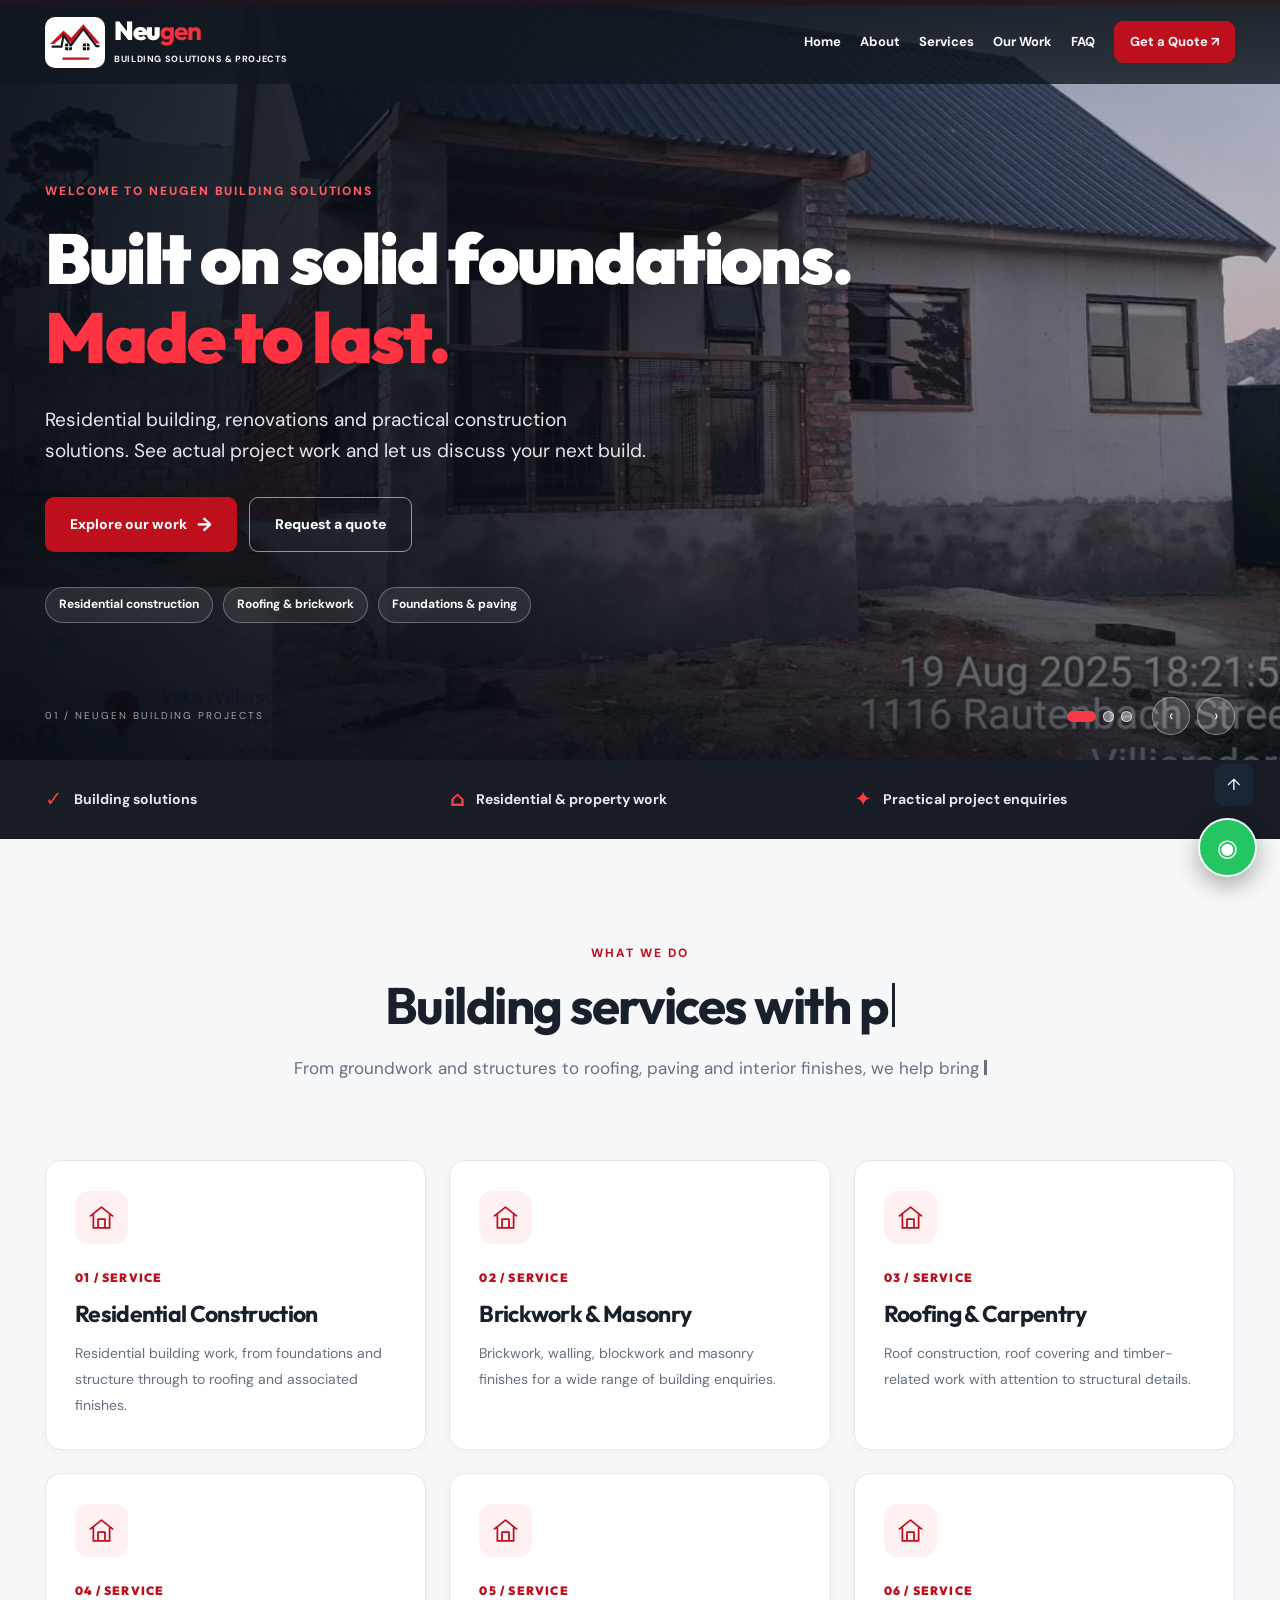
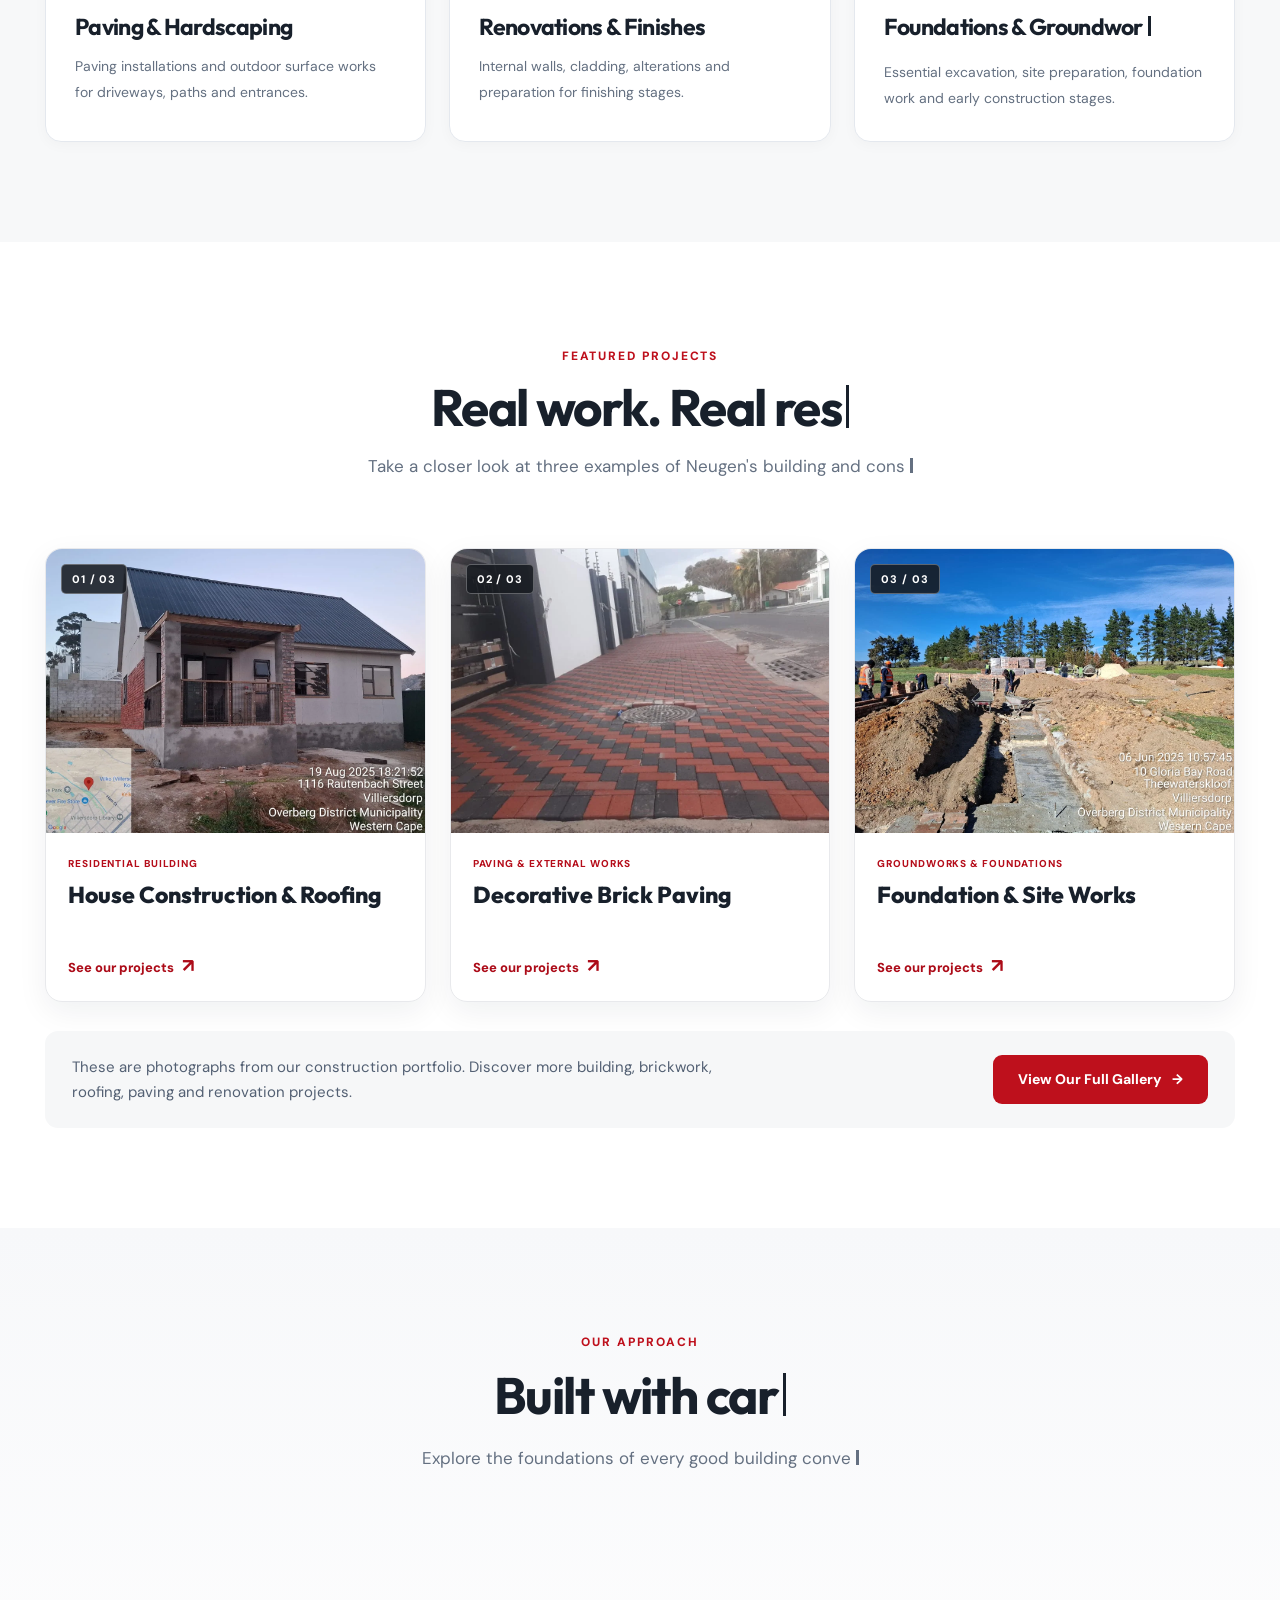
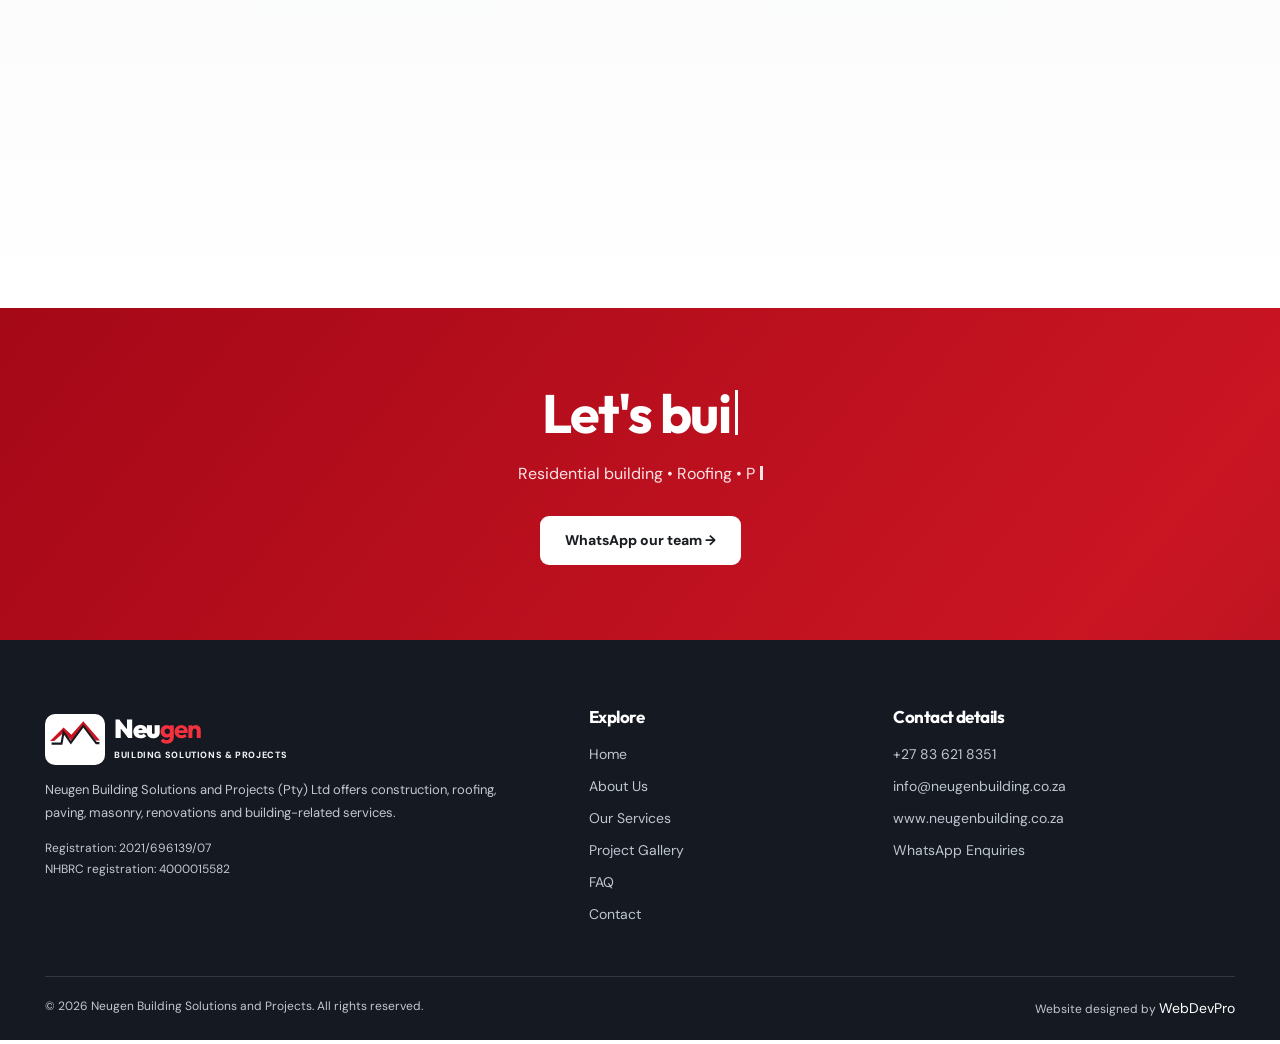
<file: index.html>
<!doctype html>
<html lang="en-ZA"><head><meta charset="utf-8"><meta name="viewport" content="width=device-width, initial-scale=1,viewport-fit=cover"><title>Home | Neugen Building Solutions and Projects</title>
<meta name="description" content="Neugen Building Solutions and Projects offers residential building, roofing, brickwork, foundations, paving and renovation services. View our work and request a quote.">
<meta name="theme-color" content="#bd111d"><meta name="robots" content="index,follow"><meta property="og:title" content="Neugen Building Solutions and Projects">
<meta property="og:description" content="Building with purpose. Creating with pride."><meta property="og:type" content="website">
<link rel="preload" as="image" href="/assets/project-05.webp" fetchpriority="high"><link rel="manifest" href="/manifest.webmanifest"><link rel="icon" type="image/svg+xml" href="/favicon.svg">
<link rel="preconnect" href="https://fonts.googleapis.com"><link rel="preconnect" href="https://fonts.gstatic.com" crossorigin>
<link href="https://fonts.googleapis.com/css2?family=DM+Sans:wght@400;500;600;700;800&family=Outfit:wght@400;500;600;700;800;900&display=swap" rel="stylesheet">
<style>
:root{--red:#be101c;--red-d:#8e1019;--dark:#151820;--muted:#647081;--pale:#f7f8f9}*{box-sizing:border-box}html{scroll-behavior:smooth;scroll-padding-top:88px}body{margin:0;background:#fff;color:#18202b;font:16px/1.65 'DM Sans',system-ui,sans-serif}h1,h2,h3{font-family:Outfit,system-ui,sans-serif;line-height:1.13;letter-spacing:-.03em}a{text-decoration:none;color:inherit}button,input,textarea,select{font:inherit}button{cursor:pointer}img{display:block;max-width:100%}.container{width:min(1190px,calc(100% - 40px));margin:auto}.eyebrow{color:var(--red);font-weight:800;letter-spacing:.16em;font-size:12px;text-transform:uppercase}.btn{display:inline-flex;align-items:center;justify-content:center;gap:10px;min-height:49px;padding:12px 25px;border:0;border-radius:9px;background:var(--red);color:white;font-size:14px;font-weight:800;transition:transform .2s,background .2s,box-shadow .2s}.btn:hover{background:var(--red-d);transform:translateY(-2px);box-shadow:0 10px 25px #be101c3b}.btn.white{background:white;color:#191d22}.btn.outline{background:transparent;border:1px solid #fff8;color:#fff}.btn.dark{background:#222936}.bar{height:5px;background:linear-gradient(90deg,#89000d,var(--red) 68%,#fa7136)}header{position:fixed;z-index:60;top:0;left:0;right:0;transition:.3s;background:linear-gradient(180deg,#11171ee8,#11171ecb)}header.scrolled{background:#151a23f7;box-shadow:0 8px 30px #0003}.head{height:84px;display:flex;align-items:center;justify-content:space-between;gap:24px}.brand{display:flex;align-items:center;gap:9px;min-width:0;color:white}.brand svg{flex:none;width:60px;height:51px;background:#fff;border-radius:10px;padding:4px}.brandName{font-family:Outfit,sans-serif;font-size:26px;font-weight:900;line-height:1;letter-spacing:-.05em}.brandName b{color:#f4313e}.brandSub{display:block;font-size:9px;text-transform:uppercase;letter-spacing:.07em;font-weight:800;line-height:1.3;margin-top:5px;color:#f3f4f7}.nav{display:flex;align-items:center;gap:19px}.nav a{color:#f8f9fb;font-size:13px;font-weight:700}.nav a:hover,.nav a.active{color:#ff6c72}.nav .btn{min-height:42px;padding:10px 16px}.menuButton{display:none;background:#ffffff12;color:#fff;border:1px solid #ffffff55;padding:8px 13px;border-radius:8px}.hero{min-height:755px;display:flex;align-items:center;position:relative;isolation:isolate;background:#252b30;color:#fff;padding:155px 0 120px;overflow:hidden}.heroPhoto{position:absolute;z-index:-2;inset:0;background-image:url('/assets/hero.jpg');background-repeat:no-repeat;background-size:cover;background-position:center 46%;transform:scale(1.02)}.hero:after{position:absolute;content:'';z-index:-1;inset:0;background:linear-gradient(90deg,#070c15f5 3%,#0c121de6 42%,#10172178 77%,#1119224b),linear-gradient(0deg,#0d111fc4,transparent 40%)}.hero .container{position:relative}.hero h1{font-size:clamp(45px,5.5vw,83px);font-weight:900;max-width:900px;margin:15px 0 26px}.hero h1 em{font-style:normal;color:#ff3342;display:block}.hero p{max-width:610px;font-size:19px;color:#e7e8eb;margin-bottom:30px}.heroChips{display:flex;gap:10px;flex-wrap:wrap;margin-top:35px}.heroChips span{border:1px solid #ffffff4a;background:#ffffff16;backdrop-filter:blur(10px);padding:7px 13px;border-radius:100px;font-size:12px;font-weight:700}.heroArrow{font-size:19px}.heroBottom{position:absolute;bottom:25px;left:0;right:0}.heroBottom .container{display:flex;justify-content:space-between;align-items:center;gap:20px}.heroBottom small{letter-spacing:.2em;text-transform:uppercase;color:#fff9;font-size:10px}.heroControls{display:flex;gap:7px}.heroControls button{border:1px solid #ffffff66;color:#fff;background:#ffffff25;border-radius:100%;height:38px;width:38px}.trust{background:#171c25;color:#e5e8ed}.trustGrid{display:grid;grid-template-columns:repeat(3,1fr);gap:24px;padding:22px 0}.trustGrid>div{display:flex;gap:11px;align-items:center;font-weight:700;font-size:14px}.trustGrid strong{color:#fa3a47;font-size:21px}.section{padding:100px 0}.section.alternate{background:var(--pale)}.section h2{font-size:clamp(34px,4vw,53px);margin:12px 0 18px}.lead{color:var(--muted);max-width:700px;font-size:17px;line-height:1.85}.sectHead{max-width:750px;margin:auto auto 44px;text-align:center}.sectHead .lead{margin:auto}.serviceGrid{display:grid;grid-template-columns:repeat(3,1fr);gap:23px}.service{background:#fff;border:1px solid #e4e8ee;border-radius:16px;padding:30px 29px;transition:.25s;box-shadow:0 3px 14px #141b2b08}.service:hover{transform:translateY(-5px);box-shadow:0 20px 35px #141b2b12;border-color:#d4a0a4}.number{display:inline-block;font:900 12px Outfit,sans-serif;letter-spacing:.1em;color:var(--red);margin-bottom:12px}.service h3{font-size:23px;margin:4px 0 12px}.service p{color:var(--muted);font-size:14px;line-height:1.85;margin-bottom:0}.servIcon{height:53px;width:53px;background:#fff0f1;border-radius:14px;color:var(--red);display:grid;place-items:center;margin-bottom:20px}.servIcon svg{width:29px;height:29px}.aboutGrid{display:grid;grid-template-columns:1fr 1fr;gap:70px;align-items:center}.aboutVisual{min-height:470px;background:#1b222d;position:relative;border-radius:22px;overflow:hidden;display:flex;align-items:end;padding:32px;color:white}.aboutVisual:before{content:'';position:absolute;inset:0;background:linear-gradient(0deg,#070c14f5,transparent 85%),url('/assets/hero.jpg') center/cover no-repeat}.aboutVisual>div{position:relative}.aboutVisual h3{font-size:37px;max-width:340px;margin:0}.aboutCopy ul{padding:0;list-style:none}.aboutCopy li{margin:13px 0;font-size:14px;font-weight:750}.aboutCopy li:before{content:'✓';display:inline-grid;place-items:center;margin-right:12px;height:23px;width:23px;border-radius:50%;background:#fde7e8;color:var(--red)}.galleryGrid{display:grid;grid-template-columns:repeat(3,1fr);gap:20px}.galleryItem{background:#e9ebed;border-radius:16px;overflow:hidden;position:relative;min-height:265px;border:0;display:block;text-align:left;width:100%;color:white}.galleryItem img{position:absolute;inset:0;width:100%;height:100%;object-fit:cover;transition:.4s}.galleryItem:before{content:'';position:absolute;inset:0;background:linear-gradient(25deg,#1e2833,#7a1d22);z-index:-1}.galleryItem:after{content:'';position:absolute;inset:0;background:linear-gradient(0deg,#07111fcb,transparent 65%)}.galleryItem:hover img{transform:scale(1.04)}.galleryLabel{position:absolute;z-index:3;bottom:20px;left:23px;right:15px;font-weight:800;line-height:1.2}.galleryLabel small{display:block;font-size:11px;color:#fdd;letter-spacing:.12em;text-transform:uppercase;margin-bottom:5px}.galleryNote{font-size:13px;color:var(--muted);text-align:center;margin:22px 0 0}.videoGrid{display:grid;grid-template-columns:.8fr 1.2fr;background:#151b25;border-radius:20px;overflow:hidden;align-items:center;color:#fff}.videoText{padding:48px}.videoText .eyebrow{color:#fc5b65}.videoText h2{color:white;font-size:38px}.videoText p{color:#cdd4dc}.videoMedia{min-height:340px;display:grid;place-items:center;background:linear-gradient(140deg,#1c2024e0,#511b22cf),url('/assets/hero.jpg') center/cover;position:relative}.videoMedia video{height:410px;width:100%;object-fit:contain;max-width:100%;background:#12141c}.videoFallback{display:none;text-align:center;padding:30px}.contactGrid{display:grid;grid-template-columns:1fr 1fr;gap:65px}.contactDetails{display:grid;gap:15px;margin-top:30px}.contactDetails a,.contactDetails p{display:flex;align-items:flex-start;gap:15px;padding:18px 19px;border:1px solid #e5e9ee;border-radius:11px;margin:0;font-weight:700;font-size:14px;overflow-wrap:anywhere}.contactDetails span{color:var(--red);font-size:21px}.quote{background:#fff;border:1px solid #e9edf1;box-shadow:0 18px 55px #08101c0c;padding:32px;border-radius:17px}.quote h3{font-size:25px;margin:0 0 20px}.quote label{display:block;font-size:13px;font-weight:800;margin:14px 0 6px}.quote input,.quote select,.quote textarea{width:100%;background:#fafbfc;border:1px solid #dbe0e7;border-radius:9px;padding:12px 13px;font-size:14px;outline:none}.quote input:focus,.quote select:focus,.quote textarea:focus{border-color:var(--red)}.quote button{width:100%;margin-top:21px}.legal{margin-top:20px;display:flex;gap:12px;flex-wrap:wrap;color:#707783;font-size:12px}.legal span{padding:8px 10px;border:1px solid #e3e6ec;border-radius:6px}.faqGrid{display:grid;grid-template-columns:.85fr 1.15fr;gap:55px}.faqList details{border-bottom:1px solid #dde1e6;padding:18px 3px}.faqList summary{cursor:pointer;font-weight:800;list-style:none;display:flex;justify-content:space-between;gap:12px}.faqList summary::after{content:'+';color:var(--red);font-size:24px;line-height:1}.faqList details[open] summary::after{content:'−'}.faqList p{color:#657182;font-size:14px}.cta{background:var(--red);text-align:center;padding:75px 0;color:#fff}.cta h2{font-size:clamp(33px,5vw,54px);margin:0 0 10px}.cta p{color:#fce4e7;margin-bottom:28px}footer{background:#141922;color:#c2c8d1;padding:65px 0 20px}footer .ftgrid{display:grid;grid-template-columns:1.4fr .7fr 1fr;gap:65px}footer h3{color:#fff;font-size:17px;margin-top:2px}footer a{display:block;margin:9px 0;color:#bfc6cf;font-size:14px}footer a:hover{color:#ff5a66}footer p{font-size:13px;line-height:1.8}footer .copyright{border-top:1px solid #ffffff20;margin-top:40px;padding-top:20px;display:flex;flex-wrap:wrap;justify-content:space-between;font-size:12px}.socialProof{font-size:12px;color:#c5c9d1}.floatChat{position:fixed;right:23px;bottom:23px;z-index:90;background:#25c563;color:white;border:2px solid #f5fff8;border-radius:50%;width:59px;height:59px;box-shadow:0 8px 25px #0005;font-size:24px}.chatBox{display:none;position:fixed;z-index:89;right:20px;bottom:94px;max-width:calc(100vw - 35px);width:340px;background:white;border-radius:16px;overflow:hidden;box-shadow:0 15px 45px #0005}.chatBox.open{display:block}.chatHead{background:#1b232c;padding:15px;color:#fff;font-weight:800}.chatBody{padding:18px}.chatBody p{font-size:13px}.chatBody input,.chatBody select,.chatBody textarea{width:100%;border-radius:8px;border:1px solid #d6dce3;padding:9px;margin:6px 0;font-size:13px}.chatBody .btn{width:100%;margin-top:10px}.lightbox{display:none;position:fixed;inset:0;z-index:110;background:#000e;align-items:center;justify-content:center;padding:35px}.lightbox.open{display:flex}.lightbox img{max-height:88vh;max-width:95vw;object-fit:contain}.lightbox button{position:absolute;top:20px;right:20px;border:0;border-radius:50%;background:#ffffff21;color:white;width:40px;height:40px;font-size:24px}.backTop{position:fixed;right:27px;bottom:94px;border:0;border-radius:9px;padding:8px 12px;background:#1b2634;color:#fff;z-index:85}.skip{position:absolute;top:-50px;background:white;color:black;padding:10px;z-index:100}.skip:focus{top:0}button:focus-visible,a:focus-visible,input:focus-visible{outline:3px solid #ff5b68;outline-offset:2px}
@media(max-width:990px){.nav{display:none;position:absolute;top:84px;right:0;left:0;padding:20px;background:#131923;flex-direction:column;align-items:stretch;gap:10px}.nav.open{display:flex}.nav a{padding:9px}.menuButton{display:block}.serviceGrid,.galleryGrid{grid-template-columns:repeat(2,1fr)}.aboutGrid,.contactGrid{gap:35px}.head .brandSub{max-width:200px}.ftgrid{gap:30px!important}}@media(max-width:700px){.container{width:min(100% - 32px,1190px)}.head{height:76px}.nav{top:76px}.brand svg{height:45px;width:49px}.brandName{font-size:23px}.brandSub{font-size:8px}.hero{min-height:690px;padding-top:133px}.hero h1{font-size:44px}.hero p{font-size:16px}.hero .btn{width:100%;margin-bottom:8px}.heroChips{margin-top:18px}.trustGrid{grid-template-columns:1fr;gap:12px}.section{padding:70px 0}.serviceGrid,.galleryGrid{grid-template-columns:1fr}.aboutGrid,.contactGrid,.faqGrid,.videoGrid{grid-template-columns:1fr}.aboutVisual{min-height:340px}.videoText{padding:28px}.videoMedia{min-height:230px}.videoMedia video{max-height:420px}.ftgrid{grid-template-columns:1fr!important;gap:30px!important}.contactDetails a{font-size:13px}.quote{padding:23px}}
@media(prefers-reduced-motion:reduce){html{scroll-behavior:auto}*{transition:none!important;animation:none!important}}


.pageLead{padding:155px 0 76px;color:#fff;background:linear-gradient(110deg,#10151e,#293340);position:relative;overflow:hidden}
.pageLead:after{content:'';position:absolute;right:-135px;bottom:-205px;border:48px solid #c10c1a45;border-radius:50%;width:450px;height:450px}
.pageLead>.container{position:relative;z-index:1}
.pageLead h1{font-size:clamp(38px,5.2vw,72px);line-height:1.09;margin:12px 0 18px}
.pageLead p{font-size:19px;max-width:730px;color:#d9dee5;margin:0}
.pageLead .eyebrow{color:#fa7880}
.homePreview{display:grid;grid-template-columns:1fr 1fr;gap:30px;align-items:center}
.homePreview img{width:100%;height:350px;object-fit:cover;border-radius:18px}
.homePreview strong{display:block;padding:10px 0;color:#a30919;font-size:16px}
.homePreviewCopy h3{font-size:34px;margin-bottom:15px}
.homePreviewCopy p{font-size:17px;color:#5c6676;margin-bottom:22px}
.galleryItem img{width:100%;height:100%;object-fit:cover;display:block}
.galleryItem.mediaMissing:before{content:'Photo being published';position:absolute;z-index:2;left:12px;top:12px;color:white;font-size:11px;background:#141b28bb;padding:5px 9px;border-radius:4px}
.activePage{color:#ff8790!important}
@media(max-width:750px){.pageLead{padding:135px 0 65px}.pageLead p{font-size:16px}.homePreview{grid-template-columns:1fr}.homePreview img{height:240px}}

/* Neugen homepage featured projects — full-resolution portfolio photos */
.featuredWork{background:#fff}
.featuredWorkHead{max-width:780px;margin:0 auto 34px;text-align:center}
.featuredWorkHead h2{margin:10px 0 14px}
.featuredWorkHead .lead{margin-left:auto;margin-right:auto}
.featuredWorkGrid{display:grid;grid-template-columns:repeat(3,minmax(0,1fr));gap:24px}
.featuredWorkCard{display:block;overflow:hidden;border:1px solid #e8e9ec;border-radius:17px;background:#fff;box-shadow:0 10px 30px #16202a10;transition:transform .25s ease,box-shadow .25s ease}
.featuredWorkCard:hover,.featuredWorkCard:focus-visible{transform:translateY(-5px);box-shadow:0 17px 38px #16202a24}
.featuredWorkCard:focus-visible{outline:3px solid #db2435;outline-offset:3px}
.featuredWorkImage{position:relative;display:block;overflow:hidden;aspect-ratio:4/3;background:#e7e9ec}
.featuredWorkImage img{display:block;width:100%;height:100%;object-fit:cover;transition:transform .45s ease}
.featuredWorkCard:hover .featuredWorkImage img{transform:scale(1.045)}
.featuredWorkCount{position:absolute;top:15px;left:15px;background:#171b21de;border:1px solid #ffffff4d;border-radius:5px;padding:5px 10px;font-size:11px;font-weight:800;letter-spacing:.08em;color:#fff}
.featuredWorkDetails{display:flex;flex-direction:column;align-items:flex-start;min-height:168px;padding:23px 22px 20px}
.featuredWorkCategory{color:#b50d1a;font-weight:800;letter-spacing:.09em;text-transform:uppercase;font-size:10px;margin-bottom:9px}
.featuredWorkDetails strong{font:800 clamp(19px,2vw,23px)/1.2 Outfit,system-ui,sans-serif;color:#18202b}
.featuredWorkAction{margin-top:auto;padding-top:16px;font-size:13px;font-weight:800;color:#ac0b18}
.featuredWorkAction span{font-size:19px;margin-left:5px}
.featuredWorkFooter{display:flex;align-items:center;justify-content:space-between;gap:20px;margin-top:29px;padding:24px 27px;background:#f6f7f8;border-radius:13px}
.featuredWorkFooter p{max-width:650px;color:#536073;margin:0;font-size:15px}
.featuredWorkFooter .btn{flex:none}
@media(max-width:950px){.featuredWorkGrid{grid-template-columns:repeat(2,minmax(0,1fr));gap:17px}}
@media(max-width:700px){.featuredWorkGrid{grid-template-columns:1fr}.featuredWorkHead{margin-bottom:25px}.featuredWorkCard{max-width:620px;width:100%;margin:0 auto}.featuredWorkImage{aspect-ratio:16/10}.featuredWorkDetails{min-height:145px}.featuredWorkFooter{flex-direction:column;align-items:stretch;padding:22px}.featuredWorkFooter .btn{width:100%}}
</style><link rel="stylesheet" href="/newgen-motion.css"></head><body>
<a href="#main" class="skip">Skip to content</a><div class="bar"></div>
<header id="header"><div class="container head"><a href="/" class="brand" aria-label="Neugen home">
<svg viewBox="0 0 100 80" role="img" aria-label="Neugen roof logo"><path fill="#cb1421" d="M2 43 28 17l15 14L66 5l32 37-8 0-24-27-23 27-15-15L10 43Z"/><path stroke="#17191f" fill="none" stroke-width="4" d="M5 48h19L28 26l14 20L66 14l25 33h6"/><rect x="31" y="42" width="13" height="13" rx="2"/><path d="M38 42v13M31 48h13" stroke="#fff" stroke-width="2"/><rect x="65" y="42" width="13" height="13" rx="2"/><path d="M72 42v13M65 48h13" stroke="#fff" stroke-width="2"/><path fill="#be101c" d="M26 69h51v4H26Z"/></svg>
<span><span class="brandName">Neu<b>gen</b></span><span class="brandSub">Building Solutions & Projects</span></span></a>
<nav class="nav" id="nav" aria-label="Primary navigation"><a href="/">Home</a><a href="/about">About</a><a href="/services">Services</a><a href="/projects">Our Work</a><a href="/faq">FAQ</a><a href="/contact" class="btn">Get a Quote ↗</a></nav>
<button class="menuButton" id="menuButton" aria-label="Open menu" aria-expanded="false">☰</button></div></header>
<main id="main"><section class="hero" id="home"><div class="heroPhoto heroSlideImage is-active" data-hero-image="0" style="background-image:url('/assets/project-05.webp')" aria-hidden="true"></div><div class="heroPhoto heroSlideImage" data-hero-image="1" style="background-image:url('/assets/project-04.webp')" aria-hidden="true"></div><div class="heroPhoto heroSlideImage" data-hero-image="2" style="background-image:url('/assets/project-13.webp')" aria-hidden="true"></div><div class="container"><span class="eyebrow" style="color:#ff5e69">WELCOME TO NEUGEN BUILDING SOLUTIONS</span><h1 id="heroTitle">Built on solid foundations.<em>Made to last.</em></h1><p id="heroDesc">Residential building, renovations and practical construction solutions. See actual project work and let us discuss your next build.</p><div style="display:flex;gap:12px;flex-wrap:wrap"><a href="/projects" class="btn">Explore our work <span class="heroArrow">→</span></a><a href="/contact" class="btn outline">Request a quote</a></div><div class="heroChips"><span>Residential construction</span><span>Roofing & brickwork</span><span>Foundations & paving</span></div></div><div class="heroBottom"><div class="container"><small>01 / Neugen Building Projects</small><div class="heroDots" aria-label="Choose a hero photograph"><button class="is-active" type="button" data-hero-dot="0" aria-pressed="true" aria-label="Show house construction photo"></button><button type="button" data-hero-dot="1" aria-pressed="false" aria-label="Show paving photo"></button><button type="button" data-hero-dot="2" aria-pressed="false" aria-label="Show foundation photo"></button></div><div class="heroControls"><button id="prevHero" aria-label="Previous hero slide">‹</button><button id="nextHero" aria-label="Next hero slide">›</button></div></div></div></section><div class="trust"><div class="container trustGrid"><div><strong>✓</strong> Building solutions</div><div><strong>⌂</strong> Residential & property work</div><div><strong>✦</strong> Practical project enquiries</div></div></div>
<section class="section alternate" id="services"><div class="container"><div class="sectHead"><span class="eyebrow">WHAT WE DO</span><h2>Building services with purpose.</h2><p class="lead">From groundwork and structures to roofing, paving and interior finishes, we help bring construction plans to life.</p></div><div class="serviceGrid" id="servicesGrid"></div></div></section>
<section class="section featuredWork" id="featured-work" aria-labelledby="featured-work-heading">
  <div class="container">
    <div class="sectHead featuredWorkHead">
      <span class="eyebrow">FEATURED PROJECTS</span>
      <h2 id="featured-work-heading">Real work. Real results.</h2>
      <p class="lead">Take a closer look at three examples of Neugen's building and construction work. Explore our complete gallery for more on-site photographs.</p>
    </div>
    <div class="featuredWorkGrid">
      <a class="featuredWorkCard" href="/projects" aria-label="Explore our residential building and roofing projects">
        <span class="featuredWorkImage">
          <img src="/assets/project-05.webp" alt="Residential building project with pitched metal roof, brick walls and a covered veranda" loading="lazy" decoding="async" width="1200" height="900">
          <span class="featuredWorkCount">01 / 03</span>
        </span>
        <span class="featuredWorkDetails">
          <span class="featuredWorkCategory">Residential Building</span>
          <strong>House Construction &amp; Roofing</strong>
          <span class="featuredWorkAction">See our projects <span aria-hidden="true">↗</span></span>
        </span>
      </a>
      <a class="featuredWorkCard" href="/projects" aria-label="Explore our paving projects">
        <span class="featuredWorkImage">
          <img src="/assets/project-04.webp" alt="Red and charcoal interlocking brick paving installed along a building's entrance and walkway" loading="lazy" decoding="async" width="1200" height="900">
          <span class="featuredWorkCount">02 / 03</span>
        </span>
        <span class="featuredWorkDetails">
          <span class="featuredWorkCategory">Paving &amp; External Works</span>
          <strong>Decorative Brick Paving</strong>
          <span class="featuredWorkAction">See our projects <span aria-hidden="true">↗</span></span>
        </span>
      </a>
      <a class="featuredWorkCard" href="/projects" aria-label="Explore our foundation and site preparation projects">
        <span class="featuredWorkImage">
          <img src="/assets/project-13.webp" alt="Construction site with excavated trenches and concrete foundations being prepared" loading="lazy" decoding="async" width="1200" height="900">
          <span class="featuredWorkCount">03 / 03</span>
        </span>
        <span class="featuredWorkDetails">
          <span class="featuredWorkCategory">Groundworks &amp; Foundations</span>
          <strong>Foundation &amp; Site Works</strong>
          <span class="featuredWorkAction">See our projects <span aria-hidden="true">↗</span></span>
        </span>
      </a>
    </div>
    <div class="featuredWorkFooter">
      <p>These are photographs from our construction portfolio. Discover more building, brickwork, roofing, paving and renovation projects.</p>
      <a href="/projects" class="btn">View Our Full Gallery <span aria-hidden="true">→</span></a>
    </div>
  </div>
</section>

<section class="section ng-why" id="why-newgen" aria-labelledby="why-newgen-title">
  <div class="container">
    <div class="sectHead">
      <span class="eyebrow">OUR APPROACH</span>
      <h2 id="why-newgen-title">Built with care. Designed to last.</h2>
      <p class="lead">Explore the foundations of every good building conversation. Tap or hover over each card to discover more.</p>
    </div>
    <div class="ng-flip-grid">
      <button class="flipCard" type="button" aria-label="Discover our project planning approach" aria-pressed="false"><span class="flipInner">
        <span class="flipFace flipFront"><span class="flipSymbol" aria-hidden="true">⌂</span><strong>Project planning</strong><small>Every strong build begins with a clear conversation.</small><span class="flipHint">Flip to explore ↗</span></span>
        <span class="flipFace flipBack"><strong>A clear starting point.</strong><small>Discuss your property, project scope and the kind of construction or renovation work you need with the Neugen team.</small><span class="flipHint">Tap to flip back ↶</span></span>
      </span></button>
      <button class="flipCard" type="button" aria-label="Discover our construction services" aria-pressed="false"><span class="flipInner">
        <span class="flipFace flipFront"><span class="flipSymbol" aria-hidden="true">▣</span><strong>Practical construction</strong><small>From roofing and masonry to foundations and paving.</small><span class="flipHint">Flip to explore ↗</span></span>
        <span class="flipFace flipBack"><strong>One team. Many solutions.</strong><small>Explore our building, brickwork, roofing, paving, renovation and site-work services for different property needs.</small><span class="flipHint">Tap to flip back ↶</span></span>
      </span></button>
      <button class="flipCard" type="button" aria-label="Discover our project gallery" aria-pressed="false"><span class="flipInner">
        <span class="flipFace flipFront"><span class="flipSymbol" aria-hidden="true">✦</span><strong>Work you can see</strong><small>Real building and construction photographs.</small><span class="flipHint">Flip to explore ↗</span></span>
        <span class="flipFace flipBack"><strong>See the details.</strong><small>Browse the project gallery for photographs of Neugen's construction, roofing, paving and building work.</small><span class="flipHint">Tap to flip back ↶</span></span>
      </span></button>
    </div>
  </div>
</section>
<section class="cta"><div class="container"><h2>Let's build something that lasts.</h2><p>Residential building • Roofing • Paving • Brickwork • Renovations</p><a class="btn white" href="https://wa.me/27836218351?text=Hello%20Neugen%2C%20I%20would%20like%20to%20request%20a%20quote." target="_blank" rel="noopener">WhatsApp our team →</a></div></section></main>
<footer><div class="container"><div class="ftgrid"><div><a class="brand" href="/"><svg viewBox="0 0 100 80" aria-hidden="true"><path fill="#cb1421" d="M2 43 28 17l15 14L66 5l32 37-8 0-24-27-23 27-15-15L10 43Z"/><path stroke="#17191f" fill="none" stroke-width="4" d="M5 48h19L28 26l14 20L66 14l25 33h6"/></svg><span><span class="brandName">Neu<b>gen</b></span><span class="brandSub">Building Solutions & Projects</span></span></a><p>Neugen Building Solutions and Projects (Pty) Ltd offers construction, roofing, paving, masonry, renovations and building-related services.</p><p class="socialProof">Registration: 2021/696139/07<br>NHBRC registration: 4000015582</p></div><div><h3>Explore</h3><a href="/">Home</a><a href="/about">About Us</a><a href="/services">Our Services</a><a href="/projects">Project Gallery</a><a href="/faq">FAQ</a><a href="/contact">Contact</a></div><div><h3>Contact details</h3><a href="tel:+27836218351">+27 83 621 8351</a><a href="mailto:info@neugenbuilding.co.za">info@neugenbuilding.co.za</a><a href="https://www.neugenbuilding.co.za">www.neugenbuilding.co.za</a><a href="https://wa.me/27836218351">WhatsApp Enquiries</a></div></div><div class="copyright"><span>© <span id="year"></span> Neugen Building Solutions and Projects. All rights reserved.</span><span>Website designed by <a style="display:inline;color:#fff" href="https://webdevpro.co.za" target="_blank" rel="noopener">WebDevPro</a></span></div></div></footer>
<button class="floatChat" id="chatToggle" aria-label="Open WhatsApp assistant">◉</button><div class="chatBox" id="chatBox"><div class="chatHead">Neugen • WhatsApp Assistant <button style="float:right;border:0;background:none;color:#fff;font-size:20px" id="chatClose" aria-label="Close">×</button></div><form class="chatBody" id="chatForm"><p>Hello 👋 Welcome to Neugen. Share your details and we'll prepare a WhatsApp enquiry.</p><input name="name" placeholder="Your name" aria-label="Your name" required><input name="phone" type="tel" placeholder="Phone number" aria-label="Phone number" required><select name="service" aria-label="Service" required><option value="">Select a service</option><option>Residential construction</option><option>Brickwork</option><option>Roofing</option><option>Paving</option><option>Renovations</option><option>Foundations</option><option>General enquiry</option></select><textarea name="message" placeholder="Describe your project..." aria-label="Project details" rows="3" required></textarea><button class="btn" type="submit">Open WhatsApp →</button></form></div><button class="backTop" id="backTop" aria-label="Back to top">↑</button><div class="lightbox" id="lightbox"><button id="lightboxClose" aria-label="Close photo viewer">×</button><img id="lightboxImage" alt="Enlarged project photo"></div>
<script>
const services=[
['01','Residential Construction','Residential building work, from foundations and structure through to roofing and associated finishes.','home'],
['02','Brickwork & Masonry','Brickwork, walling, blockwork and masonry finishes for a wide range of building enquiries.','bricks'],
['03','Roofing & Carpentry','Roof construction, roof covering and timber-related work with attention to structural details.','roof'],
['04','Paving & Hardscaping','Paving installations and outdoor surface works for driveways, paths and entrances.','paving'],
['05','Renovations & Finishes','Internal walls, cladding, alterations and preparation for finishing stages.','interior'],
['06','Foundations & Groundworks','Essential excavation, site preparation, foundation work and early construction stages.','foundation']
];
const iconMarkup='<svg viewBox="0 0 50 50" fill="none" stroke="currentColor" stroke-width="3" stroke-linejoin="round"><path d="M5 23 25 7l20 16M11 20v23h28V20M19 43V28h12v15"/></svg>';
if(document.getElementById('servicesGrid'))document.getElementById('servicesGrid').innerHTML=services.map(s=>'<article class="service"><span class="servIcon">'+iconMarkup+'</span><span class="number">'+s[0]+' / SERVICE</span><h3>'+s[1]+'</h3><p>'+s[2]+'</p></article>').join('');
const projectNames=[
['Residential building exterior','Residential construction'],['External wall installation','Building systems'],['Covered entrance and verandah','Construction'],['Decorative paved entrance','Paving'],['Roof and exterior project','Roofing'],['Face-brick masonry','Brickwork'],['Interior wall preparation','Renovations'],['Timber framing','Carpentry'],['Wall finishing work','Interiors'],['Metal-roof project','Roofing'],['Foundation reinforcement','Foundations'],['Brickwork details','Masonry'],['Foundation work','Groundworks'],['On-site building team','Construction']];
if(document.getElementById('galleryGrid'))document.getElementById('galleryGrid').innerHTML=projectNames.map((p,i)=>'<button type="button" class="galleryItem" aria-label="View '+p[0]+'" data-photo="'+String(i+1).padStart(2,'0')+'"><img alt="'+p[0]+'" loading="lazy" src="/assets/project-'+String(i+1).padStart(2,'0')+'.webp" onerror="this.onerror=null;this.src=\'/assets/hero.jpg\';this.closest(\'.galleryItem\').classList.add(\'mediaMissing\')"><span class="galleryLabel"><small>'+p[1]+'</small>'+p[0]+'</span></button>').join('');
const menu=document.getElementById('menuButton'),nav=document.getElementById('nav');menu?.addEventListener('click',()=>{const open=nav.classList.toggle('open');menu.setAttribute('aria-expanded',String(open));menu.textContent=open?'×':'☰'});nav?.querySelectorAll('a').forEach(x=>x.addEventListener('click',()=>{nav.classList.remove('open');menu.setAttribute('aria-expanded','false');menu.textContent='☰'}));window.addEventListener('scroll',()=>document.getElementById('header').classList.toggle('scrolled',window.scrollY>20),{passive:true});

if(document.getElementById('heroTitle')){
const slides=[
 ['Built on solid foundations.','Made to last.','Residential construction and roofing for a home built to last. Explore our real building projects and start planning your next build.'],
 ['From the ground up.','Every detail matters.','From decorative brick paving to outdoor surfaces and finishing touches, discover what careful workmanship can achieve.'],
 ['Precision you can see.','Work with purpose.','Explore our foundation and site preparation projects — because every great build begins with the groundwork.']
];
const photos=Array.from(document.querySelectorAll('[data-hero-image]'));
const dots=Array.from(document.querySelectorAll('[data-hero-dot]'));
let current=0, interval;
function renderSlide(){
 const s=slides[current];
 photos.forEach((img,i)=>{img.classList.toggle('is-active',i===current)});
 dots.forEach((dot,i)=>{dot.classList.toggle('is-active',i===current);dot.setAttribute('aria-pressed',String(i===current))});
 document.getElementById('heroTitle').innerHTML=s[0]+'<em>'+s[1]+'</em>';
 document.getElementById('heroDesc').textContent=s[2];
 const label=document.querySelector('.heroBottom small');
 if(label)label.textContent='0'+(current+1)+' / 03 · Neugen Building Projects';
}
function changeSlide(to){
 current=(to+slides.length)%slides.length;
 renderSlide();
 if(interval)clearInterval(interval);
 interval=setInterval(()=>{if(document.visibilityState==='visible')changeSlide(current+1)},7200);
}
document.getElementById('prevHero').addEventListener('click',()=>changeSlide(current-1));
document.getElementById('nextHero').addEventListener('click',()=>changeSlide(current+1));
dots.forEach((btn,i)=>btn.addEventListener('click',()=>changeSlide(i)));
interval=setInterval(()=>{if(document.visibilityState==='visible')changeSlide(current+1)},7200);
document.addEventListener('visibilitychange',()=>{if(document.visibilityState==='visible' && interval){clearInterval(interval);interval=setInterval(()=>changeSlide(current+1),7200)}});
}
function openWA(data){const msg='Hello Neugen Building Solutions, please assist me.\nName: '+data.name+'\nPhone: '+data.phone+'\nService: '+data.service+'\nProject: '+data.message;window.open('https://wa.me/27836218351?text='+encodeURIComponent(msg),'_blank','noopener,noreferrer')};
for(const id of ['quoteForm','chatForm'])document.getElementById(id)?.addEventListener('submit',e=>{e.preventDefault();const f=e.currentTarget;if(!f.reportValidity())return;openWA(Object.fromEntries(new FormData(f).entries()));if(id==='chatForm')document.getElementById('chatBox').classList.remove('open')});
if(document.getElementById('chatToggle'))document.getElementById('chatToggle').onclick=()=>document.getElementById('chatBox').classList.toggle('open');if(document.getElementById('chatClose'))document.getElementById('chatClose').onclick=()=>document.getElementById('chatBox').classList.remove('open');
if(document.getElementById('backTop'))document.getElementById('backTop').onclick=()=>scrollTo({top:0,behavior:'smooth'});if(document.getElementById('year'))document.getElementById('year').textContent=new Date().getFullYear();
const modal=document.getElementById('lightbox'),mi=document.getElementById('lightboxImage');document.querySelectorAll('[data-photo]').forEach(x=>x.addEventListener('click',()=>{const img=x.querySelector('img');if(!img.complete||!img.naturalWidth)return;mi.src=img.src;mi.alt=img.alt;modal.classList.add('open')}));if(document.getElementById('lightboxClose'))document.getElementById('lightboxClose').onclick=()=>modal.classList.remove('open');modal?.addEventListener('click',e=>{if(e.target===modal)modal.classList.remove('open')});document.addEventListener('keydown',e=>{if(e.key==='Escape')modal?.classList.remove('open')});
const vid=document.getElementById('projectVideo');vid?.addEventListener('error',()=>{vid.style.display='none';document.getElementById('videoFallback').style.display='block'},true);
if('serviceWorker'in navigator)window.addEventListener('load',()=>navigator.serviceWorker.register('/sw.js').catch(()=>{}));

const activePath=location.pathname.replace(/\.html$/,'').replace(/\/$/,'')||'/';document.querySelectorAll('.nav a').forEach(a=>{if(new URL(a.href).pathname===activePath)a.classList.add('activePage')});</script><script src="/newgen-motion.js" defer></script></body></html>
</file>
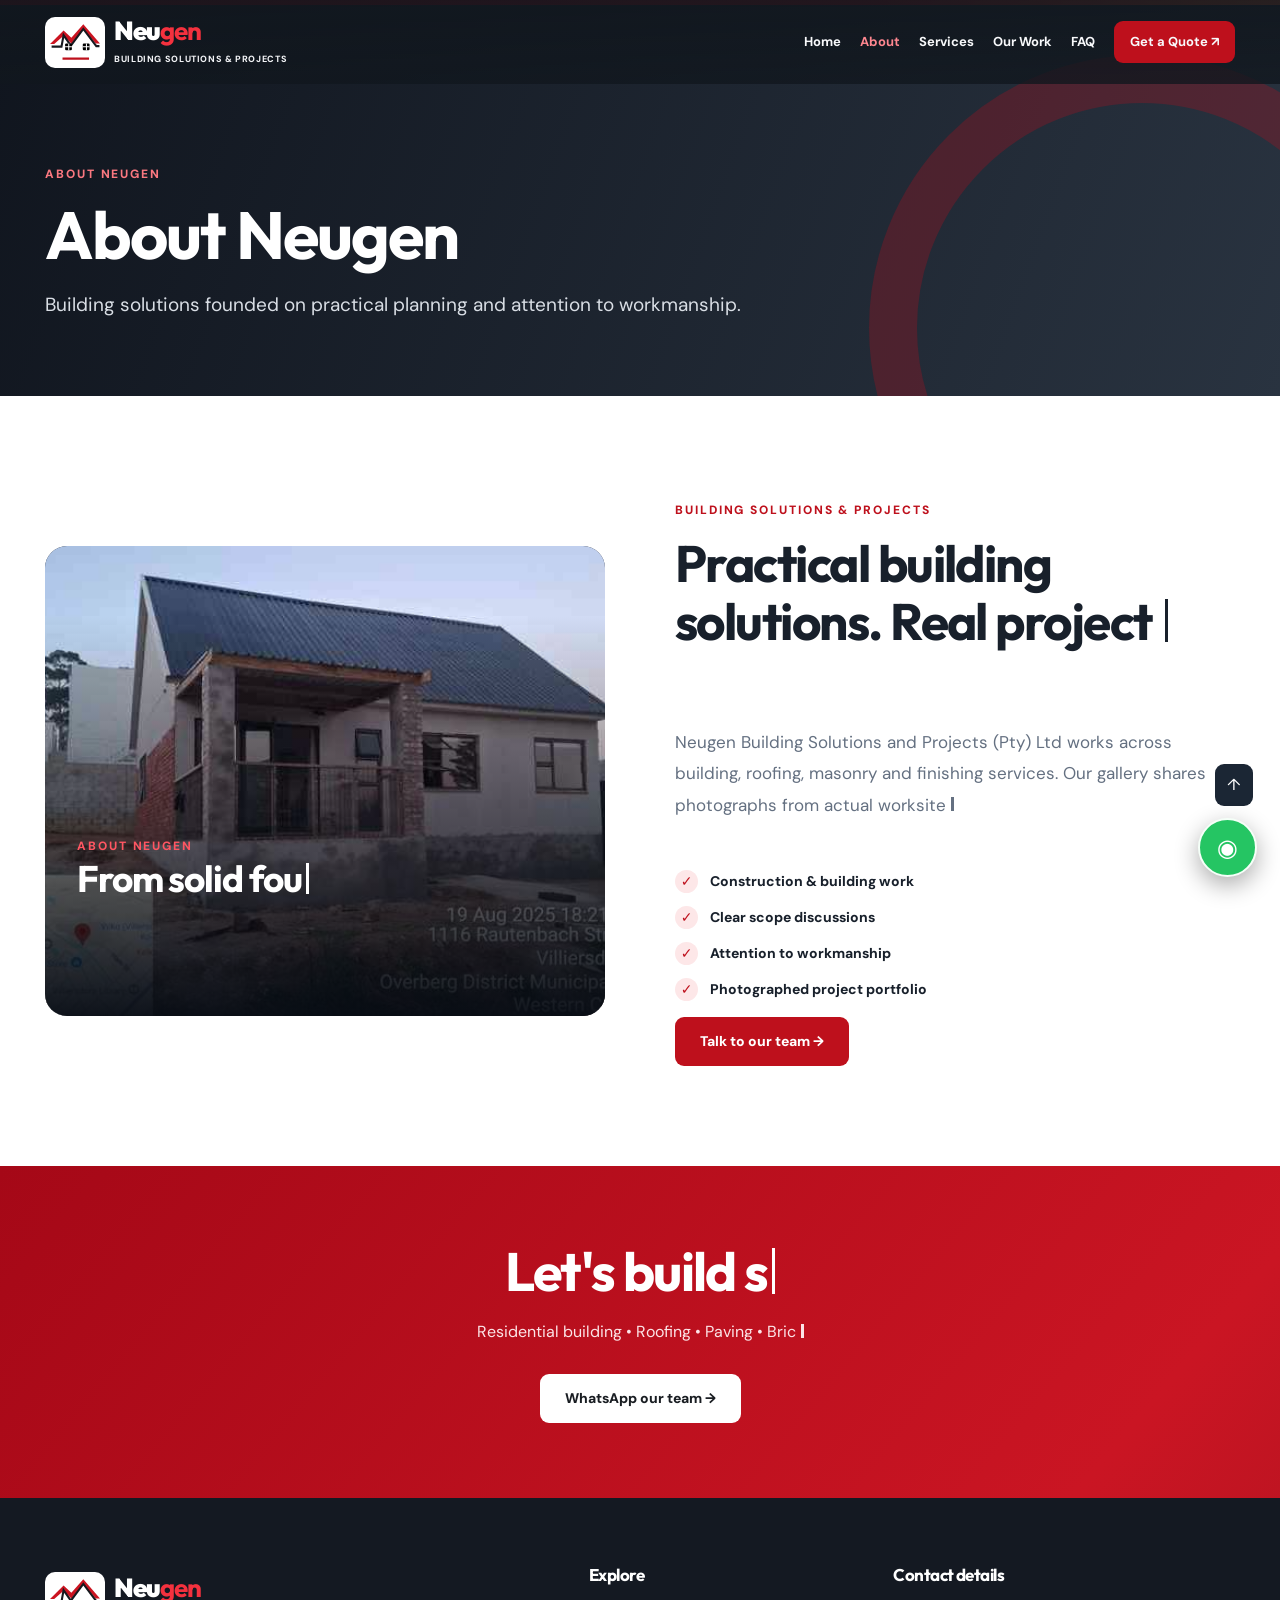
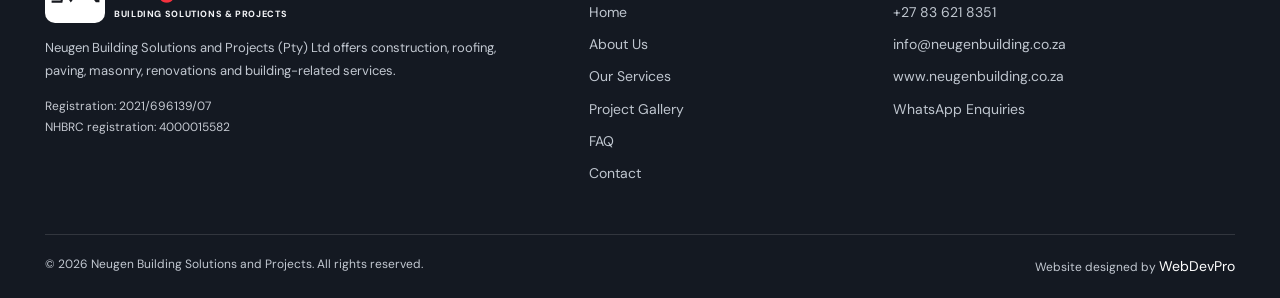
<file: about.html>
<!doctype html>
<html lang="en-ZA"><head><meta charset="utf-8"><meta name="viewport" content="width=device-width, initial-scale=1,viewport-fit=cover"><title>About Us | Neugen Building Solutions and Projects</title>
<meta name="description" content="Neugen Building Solutions and Projects offers residential building, roofing, brickwork, foundations, paving and renovation services. View our work and request a quote.">
<meta name="theme-color" content="#bd111d"><meta name="robots" content="index,follow"><meta property="og:title" content="Neugen Building Solutions and Projects">
<meta property="og:description" content="Building with purpose. Creating with pride."><meta property="og:type" content="website">
<link rel="manifest" href="/manifest.webmanifest"><link rel="icon" type="image/svg+xml" href="/favicon.svg">
<link rel="preconnect" href="https://fonts.googleapis.com"><link rel="preconnect" href="https://fonts.gstatic.com" crossorigin>
<link href="https://fonts.googleapis.com/css2?family=DM+Sans:wght@400;500;600;700;800&family=Outfit:wght@400;500;600;700;800;900&display=swap" rel="stylesheet">
<style>
:root{--red:#be101c;--red-d:#8e1019;--dark:#151820;--muted:#647081;--pale:#f7f8f9}*{box-sizing:border-box}html{scroll-behavior:smooth;scroll-padding-top:88px}body{margin:0;background:#fff;color:#18202b;font:16px/1.65 'DM Sans',system-ui,sans-serif}h1,h2,h3{font-family:Outfit,system-ui,sans-serif;line-height:1.13;letter-spacing:-.03em}a{text-decoration:none;color:inherit}button,input,textarea,select{font:inherit}button{cursor:pointer}img{display:block;max-width:100%}.container{width:min(1190px,calc(100% - 40px));margin:auto}.eyebrow{color:var(--red);font-weight:800;letter-spacing:.16em;font-size:12px;text-transform:uppercase}.btn{display:inline-flex;align-items:center;justify-content:center;gap:10px;min-height:49px;padding:12px 25px;border:0;border-radius:9px;background:var(--red);color:white;font-size:14px;font-weight:800;transition:transform .2s,background .2s,box-shadow .2s}.btn:hover{background:var(--red-d);transform:translateY(-2px);box-shadow:0 10px 25px #be101c3b}.btn.white{background:white;color:#191d22}.btn.outline{background:transparent;border:1px solid #fff8;color:#fff}.btn.dark{background:#222936}.bar{height:5px;background:linear-gradient(90deg,#89000d,var(--red) 68%,#fa7136)}header{position:fixed;z-index:60;top:0;left:0;right:0;transition:.3s;background:linear-gradient(180deg,#11171ee8,#11171ecb)}header.scrolled{background:#151a23f7;box-shadow:0 8px 30px #0003}.head{height:84px;display:flex;align-items:center;justify-content:space-between;gap:24px}.brand{display:flex;align-items:center;gap:9px;min-width:0;color:white}.brand svg{flex:none;width:60px;height:51px;background:#fff;border-radius:10px;padding:4px}.brandName{font-family:Outfit,sans-serif;font-size:26px;font-weight:900;line-height:1;letter-spacing:-.05em}.brandName b{color:#f4313e}.brandSub{display:block;font-size:9px;text-transform:uppercase;letter-spacing:.07em;font-weight:800;line-height:1.3;margin-top:5px;color:#f3f4f7}.nav{display:flex;align-items:center;gap:19px}.nav a{color:#f8f9fb;font-size:13px;font-weight:700}.nav a:hover,.nav a.active{color:#ff6c72}.nav .btn{min-height:42px;padding:10px 16px}.menuButton{display:none;background:#ffffff12;color:#fff;border:1px solid #ffffff55;padding:8px 13px;border-radius:8px}.hero{min-height:755px;display:flex;align-items:center;position:relative;isolation:isolate;background:#252b30;color:#fff;padding:155px 0 120px;overflow:hidden}.heroPhoto{position:absolute;z-index:-2;inset:0;background-image:url('/assets/hero.jpg');background-repeat:no-repeat;background-size:cover;background-position:center 46%;transform:scale(1.02)}.hero:after{position:absolute;content:'';z-index:-1;inset:0;background:linear-gradient(90deg,#070c15f5 3%,#0c121de6 42%,#10172178 77%,#1119224b),linear-gradient(0deg,#0d111fc4,transparent 40%)}.hero .container{position:relative}.hero h1{font-size:clamp(45px,5.5vw,83px);font-weight:900;max-width:900px;margin:15px 0 26px}.hero h1 em{font-style:normal;color:#ff3342;display:block}.hero p{max-width:610px;font-size:19px;color:#e7e8eb;margin-bottom:30px}.heroChips{display:flex;gap:10px;flex-wrap:wrap;margin-top:35px}.heroChips span{border:1px solid #ffffff4a;background:#ffffff16;backdrop-filter:blur(10px);padding:7px 13px;border-radius:100px;font-size:12px;font-weight:700}.heroArrow{font-size:19px}.heroBottom{position:absolute;bottom:25px;left:0;right:0}.heroBottom .container{display:flex;justify-content:space-between;align-items:center;gap:20px}.heroBottom small{letter-spacing:.2em;text-transform:uppercase;color:#fff9;font-size:10px}.heroControls{display:flex;gap:7px}.heroControls button{border:1px solid #ffffff66;color:#fff;background:#ffffff25;border-radius:100%;height:38px;width:38px}.trust{background:#171c25;color:#e5e8ed}.trustGrid{display:grid;grid-template-columns:repeat(3,1fr);gap:24px;padding:22px 0}.trustGrid>div{display:flex;gap:11px;align-items:center;font-weight:700;font-size:14px}.trustGrid strong{color:#fa3a47;font-size:21px}.section{padding:100px 0}.section.alternate{background:var(--pale)}.section h2{font-size:clamp(34px,4vw,53px);margin:12px 0 18px}.lead{color:var(--muted);max-width:700px;font-size:17px;line-height:1.85}.sectHead{max-width:750px;margin:auto auto 44px;text-align:center}.sectHead .lead{margin:auto}.serviceGrid{display:grid;grid-template-columns:repeat(3,1fr);gap:23px}.service{background:#fff;border:1px solid #e4e8ee;border-radius:16px;padding:30px 29px;transition:.25s;box-shadow:0 3px 14px #141b2b08}.service:hover{transform:translateY(-5px);box-shadow:0 20px 35px #141b2b12;border-color:#d4a0a4}.number{display:inline-block;font:900 12px Outfit,sans-serif;letter-spacing:.1em;color:var(--red);margin-bottom:12px}.service h3{font-size:23px;margin:4px 0 12px}.service p{color:var(--muted);font-size:14px;line-height:1.85;margin-bottom:0}.servIcon{height:53px;width:53px;background:#fff0f1;border-radius:14px;color:var(--red);display:grid;place-items:center;margin-bottom:20px}.servIcon svg{width:29px;height:29px}.aboutGrid{display:grid;grid-template-columns:1fr 1fr;gap:70px;align-items:center}.aboutVisual{min-height:470px;background:#1b222d;position:relative;border-radius:22px;overflow:hidden;display:flex;align-items:end;padding:32px;color:white}.aboutVisual:before{content:'';position:absolute;inset:0;background:linear-gradient(0deg,#070c14f5,transparent 85%),url('/assets/hero.jpg') center/cover no-repeat}.aboutVisual>div{position:relative}.aboutVisual h3{font-size:37px;max-width:340px;margin:0}.aboutCopy ul{padding:0;list-style:none}.aboutCopy li{margin:13px 0;font-size:14px;font-weight:750}.aboutCopy li:before{content:'✓';display:inline-grid;place-items:center;margin-right:12px;height:23px;width:23px;border-radius:50%;background:#fde7e8;color:var(--red)}.galleryGrid{display:grid;grid-template-columns:repeat(3,1fr);gap:20px}.galleryItem{background:#e9ebed;border-radius:16px;overflow:hidden;position:relative;min-height:265px;border:0;display:block;text-align:left;width:100%;color:white}.galleryItem img{position:absolute;inset:0;width:100%;height:100%;object-fit:cover;transition:.4s}.galleryItem:before{content:'';position:absolute;inset:0;background:linear-gradient(25deg,#1e2833,#7a1d22);z-index:-1}.galleryItem:after{content:'';position:absolute;inset:0;background:linear-gradient(0deg,#07111fcb,transparent 65%)}.galleryItem:hover img{transform:scale(1.04)}.galleryLabel{position:absolute;z-index:3;bottom:20px;left:23px;right:15px;font-weight:800;line-height:1.2}.galleryLabel small{display:block;font-size:11px;color:#fdd;letter-spacing:.12em;text-transform:uppercase;margin-bottom:5px}.galleryNote{font-size:13px;color:var(--muted);text-align:center;margin:22px 0 0}.videoGrid{display:grid;grid-template-columns:.8fr 1.2fr;background:#151b25;border-radius:20px;overflow:hidden;align-items:center;color:#fff}.videoText{padding:48px}.videoText .eyebrow{color:#fc5b65}.videoText h2{color:white;font-size:38px}.videoText p{color:#cdd4dc}.videoMedia{min-height:340px;display:grid;place-items:center;background:linear-gradient(140deg,#1c2024e0,#511b22cf),url('/assets/hero.jpg') center/cover;position:relative}.videoMedia video{height:410px;width:100%;object-fit:contain;max-width:100%;background:#12141c}.videoFallback{display:none;text-align:center;padding:30px}.contactGrid{display:grid;grid-template-columns:1fr 1fr;gap:65px}.contactDetails{display:grid;gap:15px;margin-top:30px}.contactDetails a,.contactDetails p{display:flex;align-items:flex-start;gap:15px;padding:18px 19px;border:1px solid #e5e9ee;border-radius:11px;margin:0;font-weight:700;font-size:14px;overflow-wrap:anywhere}.contactDetails span{color:var(--red);font-size:21px}.quote{background:#fff;border:1px solid #e9edf1;box-shadow:0 18px 55px #08101c0c;padding:32px;border-radius:17px}.quote h3{font-size:25px;margin:0 0 20px}.quote label{display:block;font-size:13px;font-weight:800;margin:14px 0 6px}.quote input,.quote select,.quote textarea{width:100%;background:#fafbfc;border:1px solid #dbe0e7;border-radius:9px;padding:12px 13px;font-size:14px;outline:none}.quote input:focus,.quote select:focus,.quote textarea:focus{border-color:var(--red)}.quote button{width:100%;margin-top:21px}.legal{margin-top:20px;display:flex;gap:12px;flex-wrap:wrap;color:#707783;font-size:12px}.legal span{padding:8px 10px;border:1px solid #e3e6ec;border-radius:6px}.faqGrid{display:grid;grid-template-columns:.85fr 1.15fr;gap:55px}.faqList details{border-bottom:1px solid #dde1e6;padding:18px 3px}.faqList summary{cursor:pointer;font-weight:800;list-style:none;display:flex;justify-content:space-between;gap:12px}.faqList summary::after{content:'+';color:var(--red);font-size:24px;line-height:1}.faqList details[open] summary::after{content:'−'}.faqList p{color:#657182;font-size:14px}.cta{background:var(--red);text-align:center;padding:75px 0;color:#fff}.cta h2{font-size:clamp(33px,5vw,54px);margin:0 0 10px}.cta p{color:#fce4e7;margin-bottom:28px}footer{background:#141922;color:#c2c8d1;padding:65px 0 20px}footer .ftgrid{display:grid;grid-template-columns:1.4fr .7fr 1fr;gap:65px}footer h3{color:#fff;font-size:17px;margin-top:2px}footer a{display:block;margin:9px 0;color:#bfc6cf;font-size:14px}footer a:hover{color:#ff5a66}footer p{font-size:13px;line-height:1.8}footer .copyright{border-top:1px solid #ffffff20;margin-top:40px;padding-top:20px;display:flex;flex-wrap:wrap;justify-content:space-between;font-size:12px}.socialProof{font-size:12px;color:#c5c9d1}.floatChat{position:fixed;right:23px;bottom:23px;z-index:90;background:#25c563;color:white;border:2px solid #f5fff8;border-radius:50%;width:59px;height:59px;box-shadow:0 8px 25px #0005;font-size:24px}.chatBox{display:none;position:fixed;z-index:89;right:20px;bottom:94px;max-width:calc(100vw - 35px);width:340px;background:white;border-radius:16px;overflow:hidden;box-shadow:0 15px 45px #0005}.chatBox.open{display:block}.chatHead{background:#1b232c;padding:15px;color:#fff;font-weight:800}.chatBody{padding:18px}.chatBody p{font-size:13px}.chatBody input,.chatBody select,.chatBody textarea{width:100%;border-radius:8px;border:1px solid #d6dce3;padding:9px;margin:6px 0;font-size:13px}.chatBody .btn{width:100%;margin-top:10px}.lightbox{display:none;position:fixed;inset:0;z-index:110;background:#000e;align-items:center;justify-content:center;padding:35px}.lightbox.open{display:flex}.lightbox img{max-height:88vh;max-width:95vw;object-fit:contain}.lightbox button{position:absolute;top:20px;right:20px;border:0;border-radius:50%;background:#ffffff21;color:white;width:40px;height:40px;font-size:24px}.backTop{position:fixed;right:27px;bottom:94px;border:0;border-radius:9px;padding:8px 12px;background:#1b2634;color:#fff;z-index:85}.skip{position:absolute;top:-50px;background:white;color:black;padding:10px;z-index:100}.skip:focus{top:0}button:focus-visible,a:focus-visible,input:focus-visible{outline:3px solid #ff5b68;outline-offset:2px}
@media(max-width:990px){.nav{display:none;position:absolute;top:84px;right:0;left:0;padding:20px;background:#131923;flex-direction:column;align-items:stretch;gap:10px}.nav.open{display:flex}.nav a{padding:9px}.menuButton{display:block}.serviceGrid,.galleryGrid{grid-template-columns:repeat(2,1fr)}.aboutGrid,.contactGrid{gap:35px}.head .brandSub{max-width:200px}.ftgrid{gap:30px!important}}@media(max-width:700px){.container{width:min(100% - 32px,1190px)}.head{height:76px}.nav{top:76px}.brand svg{height:45px;width:49px}.brandName{font-size:23px}.brandSub{font-size:8px}.hero{min-height:690px;padding-top:133px}.hero h1{font-size:44px}.hero p{font-size:16px}.hero .btn{width:100%;margin-bottom:8px}.heroChips{margin-top:18px}.trustGrid{grid-template-columns:1fr;gap:12px}.section{padding:70px 0}.serviceGrid,.galleryGrid{grid-template-columns:1fr}.aboutGrid,.contactGrid,.faqGrid,.videoGrid{grid-template-columns:1fr}.aboutVisual{min-height:340px}.videoText{padding:28px}.videoMedia{min-height:230px}.videoMedia video{max-height:420px}.ftgrid{grid-template-columns:1fr!important;gap:30px!important}.contactDetails a{font-size:13px}.quote{padding:23px}}
@media(prefers-reduced-motion:reduce){html{scroll-behavior:auto}*{transition:none!important;animation:none!important}}


.pageLead{padding:155px 0 76px;color:#fff;background:linear-gradient(110deg,#10151e,#293340);position:relative;overflow:hidden}
.pageLead:after{content:'';position:absolute;right:-135px;bottom:-205px;border:48px solid #c10c1a45;border-radius:50%;width:450px;height:450px}
.pageLead>.container{position:relative;z-index:1}
.pageLead h1{font-size:clamp(38px,5.2vw,72px);line-height:1.09;margin:12px 0 18px}
.pageLead p{font-size:19px;max-width:730px;color:#d9dee5;margin:0}
.pageLead .eyebrow{color:#fa7880}
.homePreview{display:grid;grid-template-columns:1fr 1fr;gap:30px;align-items:center}
.homePreview img{width:100%;height:350px;object-fit:cover;border-radius:18px}
.homePreview strong{display:block;padding:10px 0;color:#a30919;font-size:16px}
.homePreviewCopy h3{font-size:34px;margin-bottom:15px}
.homePreviewCopy p{font-size:17px;color:#5c6676;margin-bottom:22px}
.galleryItem img{width:100%;height:100%;object-fit:cover;display:block}
.galleryItem.mediaMissing:before{content:'Photo being published';position:absolute;z-index:2;left:12px;top:12px;color:white;font-size:11px;background:#141b28bb;padding:5px 9px;border-radius:4px}
.activePage{color:#ff8790!important}
@media(max-width:750px){.pageLead{padding:135px 0 65px}.pageLead p{font-size:16px}.homePreview{grid-template-columns:1fr}.homePreview img{height:240px}}
</style><link rel="stylesheet" href="/newgen-motion.css"></head><body>
<a href="#main" class="skip">Skip to content</a><div class="bar"></div>
<header id="header"><div class="container head"><a href="/" class="brand" aria-label="Neugen home">
<svg viewBox="0 0 100 80" role="img" aria-label="Neugen roof logo"><path fill="#cb1421" d="M2 43 28 17l15 14L66 5l32 37-8 0-24-27-23 27-15-15L10 43Z"/><path stroke="#17191f" fill="none" stroke-width="4" d="M5 48h19L28 26l14 20L66 14l25 33h6"/><rect x="31" y="42" width="13" height="13" rx="2"/><path d="M38 42v13M31 48h13" stroke="#fff" stroke-width="2"/><rect x="65" y="42" width="13" height="13" rx="2"/><path d="M72 42v13M65 48h13" stroke="#fff" stroke-width="2"/><path fill="#be101c" d="M26 69h51v4H26Z"/></svg>
<span><span class="brandName">Neu<b>gen</b></span><span class="brandSub">Building Solutions & Projects</span></span></a>
<nav class="nav" id="nav" aria-label="Primary navigation"><a href="/">Home</a><a href="/about">About</a><a href="/services">Services</a><a href="/projects">Our Work</a><a href="/faq">FAQ</a><a href="/contact" class="btn">Get a Quote ↗</a></nav>
<button class="menuButton" id="menuButton" aria-label="Open menu" aria-expanded="false">☰</button></div></header>
<main id="main"><section class="pageLead"><div class="container"><span class="eyebrow">ABOUT NEUGEN</span><h1>About Neugen</h1><p>Building solutions founded on practical planning and attention to workmanship.</p></div></section><section class="section" id="about"><div class="container aboutGrid"><div class="aboutVisual"><div><span class="eyebrow" style="color:#ff5662">ABOUT NEUGEN</span><h3>From solid foundations to lasting finishes.</h3></div></div><div class="aboutCopy"><span class="eyebrow">BUILDING SOLUTIONS & PROJECTS</span><h2>Practical building solutions. Real project work.</h2><p class="lead">Neugen Building Solutions and Projects (Pty) Ltd works across building, roofing, masonry and finishing services. Our gallery shares photographs from actual worksites, including construction stages and ongoing projects.</p><ul><li>Construction & building work</li><li>Clear scope discussions</li><li>Attention to workmanship</li><li>Photographed project portfolio</li></ul><a href="/contact" class="btn">Talk to our team →</a></div></div></section><section class="cta"><div class="container"><h2>Let's build something that lasts.</h2><p>Residential building • Roofing • Paving • Brickwork • Renovations</p><a class="btn white" href="https://wa.me/27836218351?text=Hello%20Neugen%2C%20I%20would%20like%20to%20request%20a%20quote." target="_blank" rel="noopener">WhatsApp our team →</a></div></section></main>
<footer><div class="container"><div class="ftgrid"><div><a class="brand" href="/"><svg viewBox="0 0 100 80" aria-hidden="true"><path fill="#cb1421" d="M2 43 28 17l15 14L66 5l32 37-8 0-24-27-23 27-15-15L10 43Z"/><path stroke="#17191f" fill="none" stroke-width="4" d="M5 48h19L28 26l14 20L66 14l25 33h6"/></svg><span><span class="brandName">Neu<b>gen</b></span><span class="brandSub">Building Solutions & Projects</span></span></a><p>Neugen Building Solutions and Projects (Pty) Ltd offers construction, roofing, paving, masonry, renovations and building-related services.</p><p class="socialProof">Registration: 2021/696139/07<br>NHBRC registration: 4000015582</p></div><div><h3>Explore</h3><a href="/">Home</a><a href="/about">About Us</a><a href="/services">Our Services</a><a href="/projects">Project Gallery</a><a href="/faq">FAQ</a><a href="/contact">Contact</a></div><div><h3>Contact details</h3><a href="tel:+27836218351">+27 83 621 8351</a><a href="mailto:info@neugenbuilding.co.za">info@neugenbuilding.co.za</a><a href="https://www.neugenbuilding.co.za">www.neugenbuilding.co.za</a><a href="https://wa.me/27836218351">WhatsApp Enquiries</a></div></div><div class="copyright"><span>© <span id="year"></span> Neugen Building Solutions and Projects. All rights reserved.</span><span>Website designed by <a style="display:inline;color:#fff" href="https://webdevpro.co.za" target="_blank" rel="noopener">WebDevPro</a></span></div></div></footer>
<button class="floatChat" id="chatToggle" aria-label="Open WhatsApp assistant">◉</button><div class="chatBox" id="chatBox"><div class="chatHead">Neugen • WhatsApp Assistant <button style="float:right;border:0;background:none;color:#fff;font-size:20px" id="chatClose" aria-label="Close">×</button></div><form class="chatBody" id="chatForm"><p>Hello 👋 Welcome to Neugen. Share your details and we'll prepare a WhatsApp enquiry.</p><input name="name" placeholder="Your name" aria-label="Your name" required><input name="phone" type="tel" placeholder="Phone number" aria-label="Phone number" required><select name="service" aria-label="Service" required><option value="">Select a service</option><option>Residential construction</option><option>Brickwork</option><option>Roofing</option><option>Paving</option><option>Renovations</option><option>Foundations</option><option>General enquiry</option></select><textarea name="message" placeholder="Describe your project..." aria-label="Project details" rows="3" required></textarea><button class="btn" type="submit">Open WhatsApp →</button></form></div><button class="backTop" id="backTop" aria-label="Back to top">↑</button><div class="lightbox" id="lightbox"><button id="lightboxClose" aria-label="Close photo viewer">×</button><img id="lightboxImage" alt="Enlarged project photo"></div>
<script>
const services=[
['01','Residential Construction','Residential building work, from foundations and structure through to roofing and associated finishes.','home'],
['02','Brickwork & Masonry','Brickwork, walling, blockwork and masonry finishes for a wide range of building enquiries.','bricks'],
['03','Roofing & Carpentry','Roof construction, roof covering and timber-related work with attention to structural details.','roof'],
['04','Paving & Hardscaping','Paving installations and outdoor surface works for driveways, paths and entrances.','paving'],
['05','Renovations & Finishes','Internal walls, cladding, alterations and preparation for finishing stages.','interior'],
['06','Foundations & Groundworks','Essential excavation, site preparation, foundation work and early construction stages.','foundation']
];
const iconMarkup='<svg viewBox="0 0 50 50" fill="none" stroke="currentColor" stroke-width="3" stroke-linejoin="round"><path d="M5 23 25 7l20 16M11 20v23h28V20M19 43V28h12v15"/></svg>';
if(document.getElementById('servicesGrid'))document.getElementById('servicesGrid').innerHTML=services.map(s=>'<article class="service"><span class="servIcon">'+iconMarkup+'</span><span class="number">'+s[0]+' / SERVICE</span><h3>'+s[1]+'</h3><p>'+s[2]+'</p></article>').join('');
const projectNames=[
['Residential building exterior','Residential construction'],['External wall installation','Building systems'],['Covered entrance and verandah','Construction'],['Decorative paved entrance','Paving'],['Roof and exterior project','Roofing'],['Face-brick masonry','Brickwork'],['Interior wall preparation','Renovations'],['Timber framing','Carpentry'],['Wall finishing work','Interiors'],['Metal-roof project','Roofing'],['Foundation reinforcement','Foundations'],['Brickwork details','Masonry'],['Foundation work','Groundworks'],['On-site building team','Construction']];
if(document.getElementById('galleryGrid'))document.getElementById('galleryGrid').innerHTML=projectNames.map((p,i)=>'<button type="button" class="galleryItem" aria-label="View '+p[0]+'" data-photo="'+String(i+1).padStart(2,'0')+'"><img alt="'+p[0]+'" loading="lazy" src="/assets/project-'+String(i+1).padStart(2,'0')+'.webp" onerror="this.onerror=null;this.src=\'/assets/hero.jpg\';this.closest(\'.galleryItem\').classList.add(\'mediaMissing\')"><span class="galleryLabel"><small>'+p[1]+'</small>'+p[0]+'</span></button>').join('');
const menu=document.getElementById('menuButton'),nav=document.getElementById('nav');menu?.addEventListener('click',()=>{const open=nav.classList.toggle('open');menu.setAttribute('aria-expanded',String(open));menu.textContent=open?'×':'☰'});nav?.querySelectorAll('a').forEach(x=>x.addEventListener('click',()=>{nav.classList.remove('open');menu.setAttribute('aria-expanded','false');menu.textContent='☰'}));window.addEventListener('scroll',()=>document.getElementById('header').classList.toggle('scrolled',window.scrollY>20),{passive:true});
if(document.getElementById('heroTitle')){
const slides=[['Built on solid foundations.','Made to last.','Residential building, renovations and practical construction solutions. See actual project work and let us discuss your next build.'],['From the ground up.','Every detail matters.','From brickwork and structures to roofing and finishes, discover practical building services.'],['Precision you can see.','Work with purpose.','Talk to Neugen about paving, masonry and building work for your next property project.']];let current=0;function renderSlide(){const s=slides[current];document.getElementById('heroTitle').innerHTML=s[0]+'<em>'+s[1]+'</em>';document.getElementById('heroDesc').textContent=s[2];document.querySelector('.heroBottom small').textContent='0'+(current+1)+' / Neugen Building Projects'};document.getElementById('prevHero').onclick=()=>{current=(current+slides.length-1)%slides.length;renderSlide()};document.getElementById('nextHero').onclick=()=>{current=(current+1)%slides.length;renderSlide()};setInterval(()=>{if(document.visibilityState!=='visible')return;current=(current+1)%slides.length;renderSlide()},7200);
}
function openWA(data){const msg='Hello Neugen Building Solutions, please assist me.\nName: '+data.name+'\nPhone: '+data.phone+'\nService: '+data.service+'\nProject: '+data.message;window.open('https://wa.me/27836218351?text='+encodeURIComponent(msg),'_blank','noopener,noreferrer')};
for(const id of ['quoteForm','chatForm'])document.getElementById(id)?.addEventListener('submit',e=>{e.preventDefault();const f=e.currentTarget;if(!f.reportValidity())return;openWA(Object.fromEntries(new FormData(f).entries()));if(id==='chatForm')document.getElementById('chatBox').classList.remove('open')});
if(document.getElementById('chatToggle'))document.getElementById('chatToggle').onclick=()=>document.getElementById('chatBox').classList.toggle('open');if(document.getElementById('chatClose'))document.getElementById('chatClose').onclick=()=>document.getElementById('chatBox').classList.remove('open');
if(document.getElementById('backTop'))document.getElementById('backTop').onclick=()=>scrollTo({top:0,behavior:'smooth'});if(document.getElementById('year'))document.getElementById('year').textContent=new Date().getFullYear();
const modal=document.getElementById('lightbox'),mi=document.getElementById('lightboxImage');document.querySelectorAll('[data-photo]').forEach(x=>x.addEventListener('click',()=>{const img=x.querySelector('img');if(!img.complete||!img.naturalWidth)return;mi.src=img.src;mi.alt=img.alt;modal.classList.add('open')}));if(document.getElementById('lightboxClose'))document.getElementById('lightboxClose').onclick=()=>modal.classList.remove('open');modal?.addEventListener('click',e=>{if(e.target===modal)modal.classList.remove('open')});document.addEventListener('keydown',e=>{if(e.key==='Escape')modal?.classList.remove('open')});
const vid=document.getElementById('projectVideo');vid?.addEventListener('error',()=>{vid.style.display='none';document.getElementById('videoFallback').style.display='block'},true);
if('serviceWorker'in navigator)window.addEventListener('load',()=>navigator.serviceWorker.register('/sw.js').catch(()=>{}));

const activePath=location.pathname.replace(/\.html$/,'').replace(/\/$/,'')||'/';document.querySelectorAll('.nav a').forEach(a=>{if(new URL(a.href).pathname===activePath)a.classList.add('activePage')});</script><script src="/newgen-motion.js" defer></script></body></html>
</file>
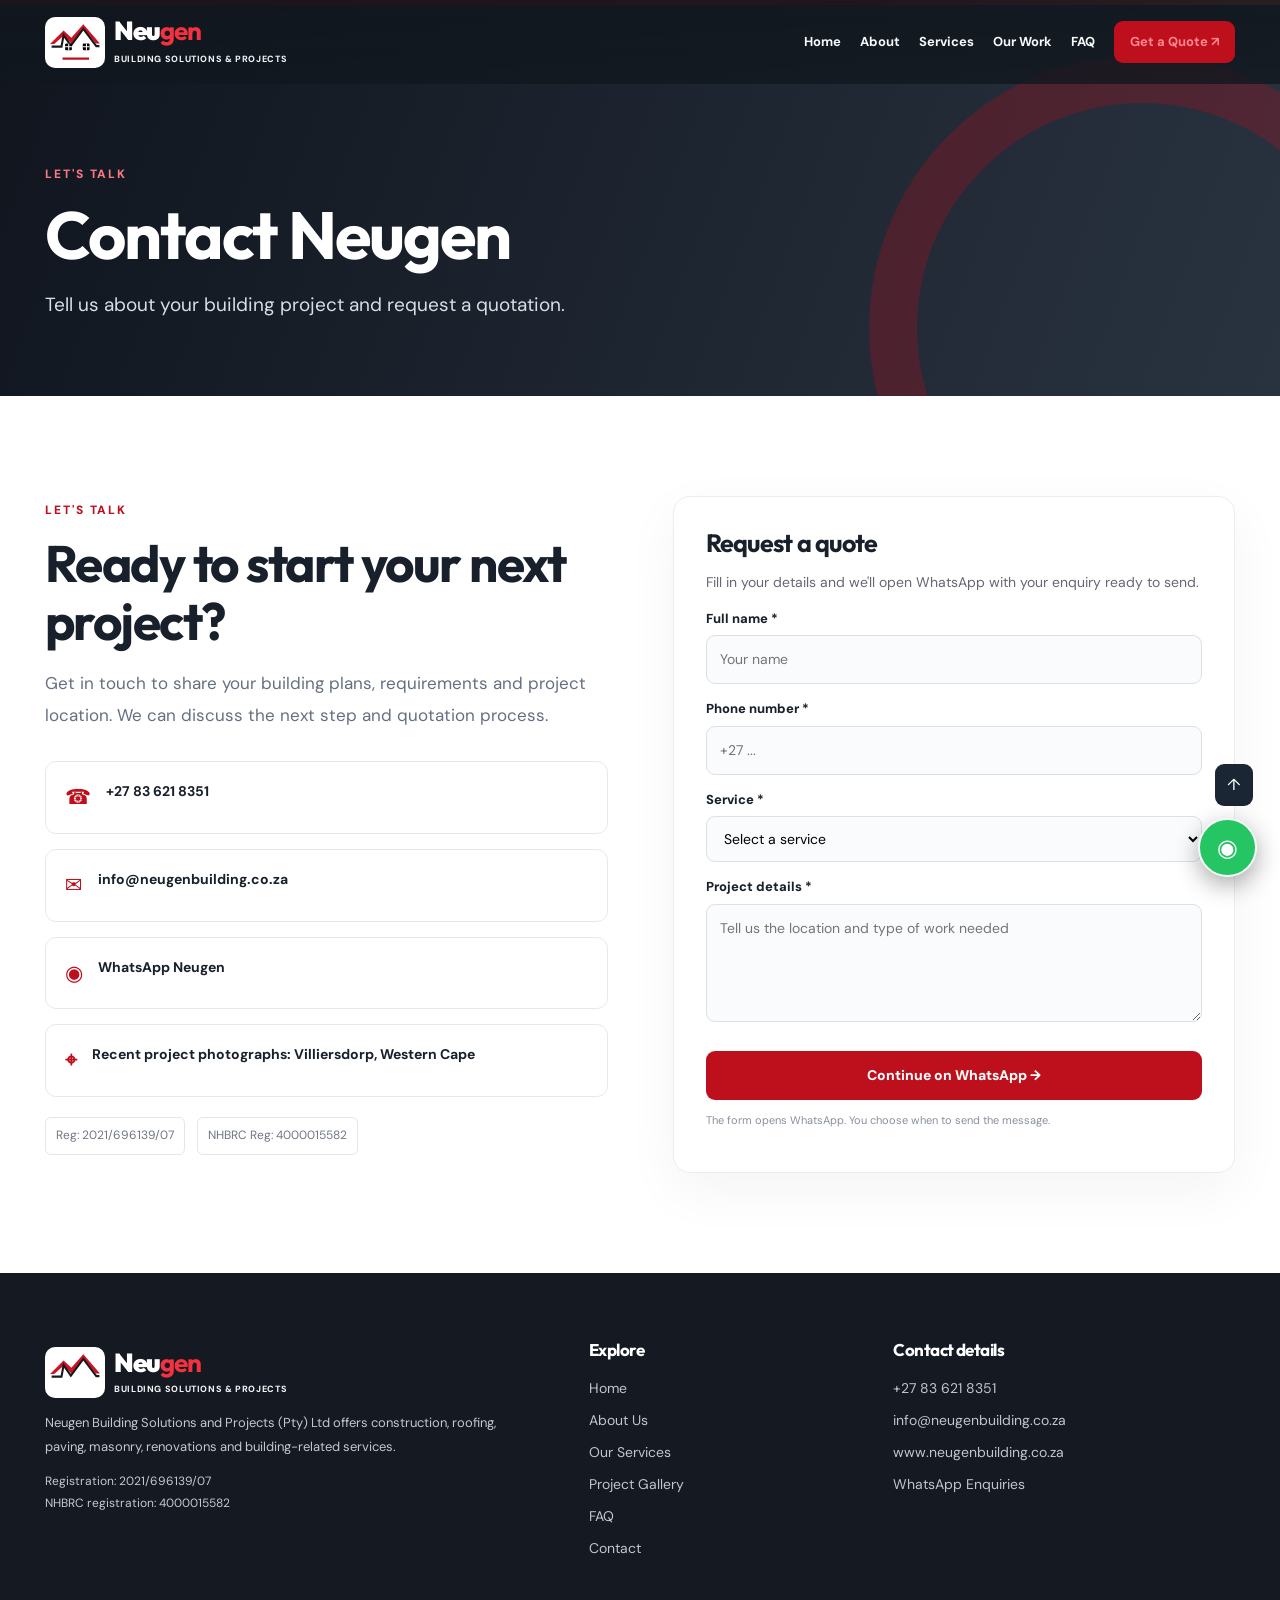
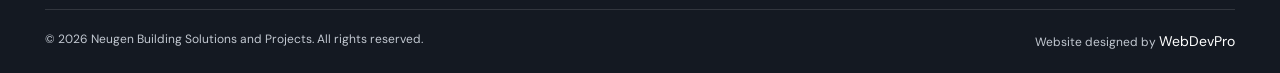
<file: contact.html>
<!doctype html>
<html lang="en-ZA"><head><meta charset="utf-8"><meta name="viewport" content="width=device-width, initial-scale=1,viewport-fit=cover"><title>Contact & Quotations | Neugen Building Solutions and Projects</title>
<meta name="description" content="Neugen Building Solutions and Projects offers residential building, roofing, brickwork, foundations, paving and renovation services. View our work and request a quote.">
<meta name="theme-color" content="#bd111d"><meta name="robots" content="index,follow"><meta property="og:title" content="Neugen Building Solutions and Projects">
<meta property="og:description" content="Building with purpose. Creating with pride."><meta property="og:type" content="website">
<link rel="manifest" href="/manifest.webmanifest"><link rel="icon" type="image/svg+xml" href="/favicon.svg">
<link rel="preconnect" href="https://fonts.googleapis.com"><link rel="preconnect" href="https://fonts.gstatic.com" crossorigin>
<link href="https://fonts.googleapis.com/css2?family=DM+Sans:wght@400;500;600;700;800&family=Outfit:wght@400;500;600;700;800;900&display=swap" rel="stylesheet">
<style>
:root{--red:#be101c;--red-d:#8e1019;--dark:#151820;--muted:#647081;--pale:#f7f8f9}*{box-sizing:border-box}html{scroll-behavior:smooth;scroll-padding-top:88px}body{margin:0;background:#fff;color:#18202b;font:16px/1.65 'DM Sans',system-ui,sans-serif}h1,h2,h3{font-family:Outfit,system-ui,sans-serif;line-height:1.13;letter-spacing:-.03em}a{text-decoration:none;color:inherit}button,input,textarea,select{font:inherit}button{cursor:pointer}img{display:block;max-width:100%}.container{width:min(1190px,calc(100% - 40px));margin:auto}.eyebrow{color:var(--red);font-weight:800;letter-spacing:.16em;font-size:12px;text-transform:uppercase}.btn{display:inline-flex;align-items:center;justify-content:center;gap:10px;min-height:49px;padding:12px 25px;border:0;border-radius:9px;background:var(--red);color:white;font-size:14px;font-weight:800;transition:transform .2s,background .2s,box-shadow .2s}.btn:hover{background:var(--red-d);transform:translateY(-2px);box-shadow:0 10px 25px #be101c3b}.btn.white{background:white;color:#191d22}.btn.outline{background:transparent;border:1px solid #fff8;color:#fff}.btn.dark{background:#222936}.bar{height:5px;background:linear-gradient(90deg,#89000d,var(--red) 68%,#fa7136)}header{position:fixed;z-index:60;top:0;left:0;right:0;transition:.3s;background:linear-gradient(180deg,#11171ee8,#11171ecb)}header.scrolled{background:#151a23f7;box-shadow:0 8px 30px #0003}.head{height:84px;display:flex;align-items:center;justify-content:space-between;gap:24px}.brand{display:flex;align-items:center;gap:9px;min-width:0;color:white}.brand svg{flex:none;width:60px;height:51px;background:#fff;border-radius:10px;padding:4px}.brandName{font-family:Outfit,sans-serif;font-size:26px;font-weight:900;line-height:1;letter-spacing:-.05em}.brandName b{color:#f4313e}.brandSub{display:block;font-size:9px;text-transform:uppercase;letter-spacing:.07em;font-weight:800;line-height:1.3;margin-top:5px;color:#f3f4f7}.nav{display:flex;align-items:center;gap:19px}.nav a{color:#f8f9fb;font-size:13px;font-weight:700}.nav a:hover,.nav a.active{color:#ff6c72}.nav .btn{min-height:42px;padding:10px 16px}.menuButton{display:none;background:#ffffff12;color:#fff;border:1px solid #ffffff55;padding:8px 13px;border-radius:8px}.hero{min-height:755px;display:flex;align-items:center;position:relative;isolation:isolate;background:#252b30;color:#fff;padding:155px 0 120px;overflow:hidden}.heroPhoto{position:absolute;z-index:-2;inset:0;background-image:url('/assets/hero.jpg');background-repeat:no-repeat;background-size:cover;background-position:center 46%;transform:scale(1.02)}.hero:after{position:absolute;content:'';z-index:-1;inset:0;background:linear-gradient(90deg,#070c15f5 3%,#0c121de6 42%,#10172178 77%,#1119224b),linear-gradient(0deg,#0d111fc4,transparent 40%)}.hero .container{position:relative}.hero h1{font-size:clamp(45px,5.5vw,83px);font-weight:900;max-width:900px;margin:15px 0 26px}.hero h1 em{font-style:normal;color:#ff3342;display:block}.hero p{max-width:610px;font-size:19px;color:#e7e8eb;margin-bottom:30px}.heroChips{display:flex;gap:10px;flex-wrap:wrap;margin-top:35px}.heroChips span{border:1px solid #ffffff4a;background:#ffffff16;backdrop-filter:blur(10px);padding:7px 13px;border-radius:100px;font-size:12px;font-weight:700}.heroArrow{font-size:19px}.heroBottom{position:absolute;bottom:25px;left:0;right:0}.heroBottom .container{display:flex;justify-content:space-between;align-items:center;gap:20px}.heroBottom small{letter-spacing:.2em;text-transform:uppercase;color:#fff9;font-size:10px}.heroControls{display:flex;gap:7px}.heroControls button{border:1px solid #ffffff66;color:#fff;background:#ffffff25;border-radius:100%;height:38px;width:38px}.trust{background:#171c25;color:#e5e8ed}.trustGrid{display:grid;grid-template-columns:repeat(3,1fr);gap:24px;padding:22px 0}.trustGrid>div{display:flex;gap:11px;align-items:center;font-weight:700;font-size:14px}.trustGrid strong{color:#fa3a47;font-size:21px}.section{padding:100px 0}.section.alternate{background:var(--pale)}.section h2{font-size:clamp(34px,4vw,53px);margin:12px 0 18px}.lead{color:var(--muted);max-width:700px;font-size:17px;line-height:1.85}.sectHead{max-width:750px;margin:auto auto 44px;text-align:center}.sectHead .lead{margin:auto}.serviceGrid{display:grid;grid-template-columns:repeat(3,1fr);gap:23px}.service{background:#fff;border:1px solid #e4e8ee;border-radius:16px;padding:30px 29px;transition:.25s;box-shadow:0 3px 14px #141b2b08}.service:hover{transform:translateY(-5px);box-shadow:0 20px 35px #141b2b12;border-color:#d4a0a4}.number{display:inline-block;font:900 12px Outfit,sans-serif;letter-spacing:.1em;color:var(--red);margin-bottom:12px}.service h3{font-size:23px;margin:4px 0 12px}.service p{color:var(--muted);font-size:14px;line-height:1.85;margin-bottom:0}.servIcon{height:53px;width:53px;background:#fff0f1;border-radius:14px;color:var(--red);display:grid;place-items:center;margin-bottom:20px}.servIcon svg{width:29px;height:29px}.aboutGrid{display:grid;grid-template-columns:1fr 1fr;gap:70px;align-items:center}.aboutVisual{min-height:470px;background:#1b222d;position:relative;border-radius:22px;overflow:hidden;display:flex;align-items:end;padding:32px;color:white}.aboutVisual:before{content:'';position:absolute;inset:0;background:linear-gradient(0deg,#070c14f5,transparent 85%),url('/assets/hero.jpg') center/cover no-repeat}.aboutVisual>div{position:relative}.aboutVisual h3{font-size:37px;max-width:340px;margin:0}.aboutCopy ul{padding:0;list-style:none}.aboutCopy li{margin:13px 0;font-size:14px;font-weight:750}.aboutCopy li:before{content:'✓';display:inline-grid;place-items:center;margin-right:12px;height:23px;width:23px;border-radius:50%;background:#fde7e8;color:var(--red)}.galleryGrid{display:grid;grid-template-columns:repeat(3,1fr);gap:20px}.galleryItem{background:#e9ebed;border-radius:16px;overflow:hidden;position:relative;min-height:265px;border:0;display:block;text-align:left;width:100%;color:white}.galleryItem img{position:absolute;inset:0;width:100%;height:100%;object-fit:cover;transition:.4s}.galleryItem:before{content:'';position:absolute;inset:0;background:linear-gradient(25deg,#1e2833,#7a1d22);z-index:-1}.galleryItem:after{content:'';position:absolute;inset:0;background:linear-gradient(0deg,#07111fcb,transparent 65%)}.galleryItem:hover img{transform:scale(1.04)}.galleryLabel{position:absolute;z-index:3;bottom:20px;left:23px;right:15px;font-weight:800;line-height:1.2}.galleryLabel small{display:block;font-size:11px;color:#fdd;letter-spacing:.12em;text-transform:uppercase;margin-bottom:5px}.galleryNote{font-size:13px;color:var(--muted);text-align:center;margin:22px 0 0}.videoGrid{display:grid;grid-template-columns:.8fr 1.2fr;background:#151b25;border-radius:20px;overflow:hidden;align-items:center;color:#fff}.videoText{padding:48px}.videoText .eyebrow{color:#fc5b65}.videoText h2{color:white;font-size:38px}.videoText p{color:#cdd4dc}.videoMedia{min-height:340px;display:grid;place-items:center;background:linear-gradient(140deg,#1c2024e0,#511b22cf),url('/assets/hero.jpg') center/cover;position:relative}.videoMedia video{height:410px;width:100%;object-fit:contain;max-width:100%;background:#12141c}.videoFallback{display:none;text-align:center;padding:30px}.contactGrid{display:grid;grid-template-columns:1fr 1fr;gap:65px}.contactDetails{display:grid;gap:15px;margin-top:30px}.contactDetails a,.contactDetails p{display:flex;align-items:flex-start;gap:15px;padding:18px 19px;border:1px solid #e5e9ee;border-radius:11px;margin:0;font-weight:700;font-size:14px;overflow-wrap:anywhere}.contactDetails span{color:var(--red);font-size:21px}.quote{background:#fff;border:1px solid #e9edf1;box-shadow:0 18px 55px #08101c0c;padding:32px;border-radius:17px}.quote h3{font-size:25px;margin:0 0 20px}.quote label{display:block;font-size:13px;font-weight:800;margin:14px 0 6px}.quote input,.quote select,.quote textarea{width:100%;background:#fafbfc;border:1px solid #dbe0e7;border-radius:9px;padding:12px 13px;font-size:14px;outline:none}.quote input:focus,.quote select:focus,.quote textarea:focus{border-color:var(--red)}.quote button{width:100%;margin-top:21px}.legal{margin-top:20px;display:flex;gap:12px;flex-wrap:wrap;color:#707783;font-size:12px}.legal span{padding:8px 10px;border:1px solid #e3e6ec;border-radius:6px}.faqGrid{display:grid;grid-template-columns:.85fr 1.15fr;gap:55px}.faqList details{border-bottom:1px solid #dde1e6;padding:18px 3px}.faqList summary{cursor:pointer;font-weight:800;list-style:none;display:flex;justify-content:space-between;gap:12px}.faqList summary::after{content:'+';color:var(--red);font-size:24px;line-height:1}.faqList details[open] summary::after{content:'−'}.faqList p{color:#657182;font-size:14px}.cta{background:var(--red);text-align:center;padding:75px 0;color:#fff}.cta h2{font-size:clamp(33px,5vw,54px);margin:0 0 10px}.cta p{color:#fce4e7;margin-bottom:28px}footer{background:#141922;color:#c2c8d1;padding:65px 0 20px}footer .ftgrid{display:grid;grid-template-columns:1.4fr .7fr 1fr;gap:65px}footer h3{color:#fff;font-size:17px;margin-top:2px}footer a{display:block;margin:9px 0;color:#bfc6cf;font-size:14px}footer a:hover{color:#ff5a66}footer p{font-size:13px;line-height:1.8}footer .copyright{border-top:1px solid #ffffff20;margin-top:40px;padding-top:20px;display:flex;flex-wrap:wrap;justify-content:space-between;font-size:12px}.socialProof{font-size:12px;color:#c5c9d1}.floatChat{position:fixed;right:23px;bottom:23px;z-index:90;background:#25c563;color:white;border:2px solid #f5fff8;border-radius:50%;width:59px;height:59px;box-shadow:0 8px 25px #0005;font-size:24px}.chatBox{display:none;position:fixed;z-index:89;right:20px;bottom:94px;max-width:calc(100vw - 35px);width:340px;background:white;border-radius:16px;overflow:hidden;box-shadow:0 15px 45px #0005}.chatBox.open{display:block}.chatHead{background:#1b232c;padding:15px;color:#fff;font-weight:800}.chatBody{padding:18px}.chatBody p{font-size:13px}.chatBody input,.chatBody select,.chatBody textarea{width:100%;border-radius:8px;border:1px solid #d6dce3;padding:9px;margin:6px 0;font-size:13px}.chatBody .btn{width:100%;margin-top:10px}.lightbox{display:none;position:fixed;inset:0;z-index:110;background:#000e;align-items:center;justify-content:center;padding:35px}.lightbox.open{display:flex}.lightbox img{max-height:88vh;max-width:95vw;object-fit:contain}.lightbox button{position:absolute;top:20px;right:20px;border:0;border-radius:50%;background:#ffffff21;color:white;width:40px;height:40px;font-size:24px}.backTop{position:fixed;right:27px;bottom:94px;border:0;border-radius:9px;padding:8px 12px;background:#1b2634;color:#fff;z-index:85}.skip{position:absolute;top:-50px;background:white;color:black;padding:10px;z-index:100}.skip:focus{top:0}button:focus-visible,a:focus-visible,input:focus-visible{outline:3px solid #ff5b68;outline-offset:2px}
@media(max-width:990px){.nav{display:none;position:absolute;top:84px;right:0;left:0;padding:20px;background:#131923;flex-direction:column;align-items:stretch;gap:10px}.nav.open{display:flex}.nav a{padding:9px}.menuButton{display:block}.serviceGrid,.galleryGrid{grid-template-columns:repeat(2,1fr)}.aboutGrid,.contactGrid{gap:35px}.head .brandSub{max-width:200px}.ftgrid{gap:30px!important}}@media(max-width:700px){.container{width:min(100% - 32px,1190px)}.head{height:76px}.nav{top:76px}.brand svg{height:45px;width:49px}.brandName{font-size:23px}.brandSub{font-size:8px}.hero{min-height:690px;padding-top:133px}.hero h1{font-size:44px}.hero p{font-size:16px}.hero .btn{width:100%;margin-bottom:8px}.heroChips{margin-top:18px}.trustGrid{grid-template-columns:1fr;gap:12px}.section{padding:70px 0}.serviceGrid,.galleryGrid{grid-template-columns:1fr}.aboutGrid,.contactGrid,.faqGrid,.videoGrid{grid-template-columns:1fr}.aboutVisual{min-height:340px}.videoText{padding:28px}.videoMedia{min-height:230px}.videoMedia video{max-height:420px}.ftgrid{grid-template-columns:1fr!important;gap:30px!important}.contactDetails a{font-size:13px}.quote{padding:23px}}
@media(prefers-reduced-motion:reduce){html{scroll-behavior:auto}*{transition:none!important;animation:none!important}}


.pageLead{padding:155px 0 76px;color:#fff;background:linear-gradient(110deg,#10151e,#293340);position:relative;overflow:hidden}
.pageLead:after{content:'';position:absolute;right:-135px;bottom:-205px;border:48px solid #c10c1a45;border-radius:50%;width:450px;height:450px}
.pageLead>.container{position:relative;z-index:1}
.pageLead h1{font-size:clamp(38px,5.2vw,72px);line-height:1.09;margin:12px 0 18px}
.pageLead p{font-size:19px;max-width:730px;color:#d9dee5;margin:0}
.pageLead .eyebrow{color:#fa7880}
.homePreview{display:grid;grid-template-columns:1fr 1fr;gap:30px;align-items:center}
.homePreview img{width:100%;height:350px;object-fit:cover;border-radius:18px}
.homePreview strong{display:block;padding:10px 0;color:#a30919;font-size:16px}
.homePreviewCopy h3{font-size:34px;margin-bottom:15px}
.homePreviewCopy p{font-size:17px;color:#5c6676;margin-bottom:22px}
.galleryItem img{width:100%;height:100%;object-fit:cover;display:block}
.galleryItem.mediaMissing:before{content:'Photo being published';position:absolute;z-index:2;left:12px;top:12px;color:white;font-size:11px;background:#141b28bb;padding:5px 9px;border-radius:4px}
.activePage{color:#ff8790!important}
@media(max-width:750px){.pageLead{padding:135px 0 65px}.pageLead p{font-size:16px}.homePreview{grid-template-columns:1fr}.homePreview img{height:240px}}
</style><link rel="stylesheet" href="/newgen-motion.css"></head><body>
<a href="#main" class="skip">Skip to content</a><div class="bar"></div>
<header id="header"><div class="container head"><a href="/" class="brand" aria-label="Neugen home">
<svg viewBox="0 0 100 80" role="img" aria-label="Neugen roof logo"><path fill="#cb1421" d="M2 43 28 17l15 14L66 5l32 37-8 0-24-27-23 27-15-15L10 43Z"/><path stroke="#17191f" fill="none" stroke-width="4" d="M5 48h19L28 26l14 20L66 14l25 33h6"/><rect x="31" y="42" width="13" height="13" rx="2"/><path d="M38 42v13M31 48h13" stroke="#fff" stroke-width="2"/><rect x="65" y="42" width="13" height="13" rx="2"/><path d="M72 42v13M65 48h13" stroke="#fff" stroke-width="2"/><path fill="#be101c" d="M26 69h51v4H26Z"/></svg>
<span><span class="brandName">Neu<b>gen</b></span><span class="brandSub">Building Solutions & Projects</span></span></a>
<nav class="nav" id="nav" aria-label="Primary navigation"><a href="/">Home</a><a href="/about">About</a><a href="/services">Services</a><a href="/projects">Our Work</a><a href="/faq">FAQ</a><a href="/contact" class="btn">Get a Quote ↗</a></nav>
<button class="menuButton" id="menuButton" aria-label="Open menu" aria-expanded="false">☰</button></div></header>
<main id="main"><section class="pageLead"><div class="container"><span class="eyebrow">LET'S TALK</span><h1>Contact Neugen</h1><p>Tell us about your building project and request a quotation.</p></div></section><section class="section" id="contact"><div class="container contactGrid"><div><span class="eyebrow">LET'S TALK</span><h2>Ready to start your next project?</h2><p class="lead">Get in touch to share your building plans, requirements and project location. We can discuss the next step and quotation process.</p><div class="contactDetails"><a href="tel:+27836218351"><span>☎</span> +27 83 621 8351</a><a href="mailto:info@neugenbuilding.co.za"><span>✉</span> info@neugenbuilding.co.za</a><a href="https://wa.me/27836218351" target="_blank" rel="noopener"><span>◉</span> WhatsApp Neugen</a><p><span>⌖</span> Recent project photographs: Villiersdorp, Western Cape</p></div><div class="legal"><span>Reg: 2021/696139/07</span><span>NHBRC Reg: 4000015582</span></div></div><form class="quote" id="quoteForm"><h3>Request a quote</h3><p style="font-size:14px;color:#667;margin-top:-7px">Fill in your details and we'll open WhatsApp with your enquiry ready to send.</p><label for="qname">Full name *</label><input id="qname" name="name" required placeholder="Your name" autocomplete="name"><label for="qphone">Phone number *</label><input id="qphone" name="phone" type="tel" required placeholder="+27 ..." autocomplete="tel"><label for="qservice">Service *</label><select id="qservice" name="service" required><option value="">Select a service</option><option>Residential construction</option><option>Brickwork and masonry</option><option>Roofing and carpentry</option><option>Paving and hardscaping</option><option>Renovations and finishes</option><option>Groundworks and foundations</option><option>Other building enquiry</option></select><label for="qmessage">Project details *</label><textarea id="qmessage" name="message" rows="4" required placeholder="Tell us the location and type of work needed"></textarea><button class="btn" type="submit">Continue on WhatsApp →</button><p style="font-size:11px;color:#87909d">The form opens WhatsApp. You choose when to send the message.</p></form></div></section></main>
<footer><div class="container"><div class="ftgrid"><div><a class="brand" href="/"><svg viewBox="0 0 100 80" aria-hidden="true"><path fill="#cb1421" d="M2 43 28 17l15 14L66 5l32 37-8 0-24-27-23 27-15-15L10 43Z"/><path stroke="#17191f" fill="none" stroke-width="4" d="M5 48h19L28 26l14 20L66 14l25 33h6"/></svg><span><span class="brandName">Neu<b>gen</b></span><span class="brandSub">Building Solutions & Projects</span></span></a><p>Neugen Building Solutions and Projects (Pty) Ltd offers construction, roofing, paving, masonry, renovations and building-related services.</p><p class="socialProof">Registration: 2021/696139/07<br>NHBRC registration: 4000015582</p></div><div><h3>Explore</h3><a href="/">Home</a><a href="/about">About Us</a><a href="/services">Our Services</a><a href="/projects">Project Gallery</a><a href="/faq">FAQ</a><a href="/contact">Contact</a></div><div><h3>Contact details</h3><a href="tel:+27836218351">+27 83 621 8351</a><a href="mailto:info@neugenbuilding.co.za">info@neugenbuilding.co.za</a><a href="https://www.neugenbuilding.co.za">www.neugenbuilding.co.za</a><a href="https://wa.me/27836218351">WhatsApp Enquiries</a></div></div><div class="copyright"><span>© <span id="year"></span> Neugen Building Solutions and Projects. All rights reserved.</span><span>Website designed by <a style="display:inline;color:#fff" href="https://webdevpro.co.za" target="_blank" rel="noopener">WebDevPro</a></span></div></div></footer>
<button class="floatChat" id="chatToggle" aria-label="Open WhatsApp assistant">◉</button><div class="chatBox" id="chatBox"><div class="chatHead">Neugen • WhatsApp Assistant <button style="float:right;border:0;background:none;color:#fff;font-size:20px" id="chatClose" aria-label="Close">×</button></div><form class="chatBody" id="chatForm"><p>Hello 👋 Welcome to Neugen. Share your details and we'll prepare a WhatsApp enquiry.</p><input name="name" placeholder="Your name" aria-label="Your name" required><input name="phone" type="tel" placeholder="Phone number" aria-label="Phone number" required><select name="service" aria-label="Service" required><option value="">Select a service</option><option>Residential construction</option><option>Brickwork</option><option>Roofing</option><option>Paving</option><option>Renovations</option><option>Foundations</option><option>General enquiry</option></select><textarea name="message" placeholder="Describe your project..." aria-label="Project details" rows="3" required></textarea><button class="btn" type="submit">Open WhatsApp →</button></form></div><button class="backTop" id="backTop" aria-label="Back to top">↑</button><div class="lightbox" id="lightbox"><button id="lightboxClose" aria-label="Close photo viewer">×</button><img id="lightboxImage" alt="Enlarged project photo"></div>
<script>
const services=[
['01','Residential Construction','Residential building work, from foundations and structure through to roofing and associated finishes.','home'],
['02','Brickwork & Masonry','Brickwork, walling, blockwork and masonry finishes for a wide range of building enquiries.','bricks'],
['03','Roofing & Carpentry','Roof construction, roof covering and timber-related work with attention to structural details.','roof'],
['04','Paving & Hardscaping','Paving installations and outdoor surface works for driveways, paths and entrances.','paving'],
['05','Renovations & Finishes','Internal walls, cladding, alterations and preparation for finishing stages.','interior'],
['06','Foundations & Groundworks','Essential excavation, site preparation, foundation work and early construction stages.','foundation']
];
const iconMarkup='<svg viewBox="0 0 50 50" fill="none" stroke="currentColor" stroke-width="3" stroke-linejoin="round"><path d="M5 23 25 7l20 16M11 20v23h28V20M19 43V28h12v15"/></svg>';
if(document.getElementById('servicesGrid'))document.getElementById('servicesGrid').innerHTML=services.map(s=>'<article class="service"><span class="servIcon">'+iconMarkup+'</span><span class="number">'+s[0]+' / SERVICE</span><h3>'+s[1]+'</h3><p>'+s[2]+'</p></article>').join('');
const projectNames=[
['Residential building exterior','Residential construction'],['External wall installation','Building systems'],['Covered entrance and verandah','Construction'],['Decorative paved entrance','Paving'],['Roof and exterior project','Roofing'],['Face-brick masonry','Brickwork'],['Interior wall preparation','Renovations'],['Timber framing','Carpentry'],['Wall finishing work','Interiors'],['Metal-roof project','Roofing'],['Foundation reinforcement','Foundations'],['Brickwork details','Masonry'],['Foundation work','Groundworks'],['On-site building team','Construction']];
if(document.getElementById('galleryGrid'))document.getElementById('galleryGrid').innerHTML=projectNames.map((p,i)=>'<button type="button" class="galleryItem" aria-label="View '+p[0]+'" data-photo="'+String(i+1).padStart(2,'0')+'"><img alt="'+p[0]+'" loading="lazy" src="/assets/project-'+String(i+1).padStart(2,'0')+'.webp" onerror="this.onerror=null;this.src=\'/assets/hero.jpg\';this.closest(\'.galleryItem\').classList.add(\'mediaMissing\')"><span class="galleryLabel"><small>'+p[1]+'</small>'+p[0]+'</span></button>').join('');
const menu=document.getElementById('menuButton'),nav=document.getElementById('nav');menu?.addEventListener('click',()=>{const open=nav.classList.toggle('open');menu.setAttribute('aria-expanded',String(open));menu.textContent=open?'×':'☰'});nav?.querySelectorAll('a').forEach(x=>x.addEventListener('click',()=>{nav.classList.remove('open');menu.setAttribute('aria-expanded','false');menu.textContent='☰'}));window.addEventListener('scroll',()=>document.getElementById('header').classList.toggle('scrolled',window.scrollY>20),{passive:true});
if(document.getElementById('heroTitle')){
const slides=[['Built on solid foundations.','Made to last.','Residential building, renovations and practical construction solutions. See actual project work and let us discuss your next build.'],['From the ground up.','Every detail matters.','From brickwork and structures to roofing and finishes, discover practical building services.'],['Precision you can see.','Work with purpose.','Talk to Neugen about paving, masonry and building work for your next property project.']];let current=0;function renderSlide(){const s=slides[current];document.getElementById('heroTitle').innerHTML=s[0]+'<em>'+s[1]+'</em>';document.getElementById('heroDesc').textContent=s[2];document.querySelector('.heroBottom small').textContent='0'+(current+1)+' / Neugen Building Projects'};document.getElementById('prevHero').onclick=()=>{current=(current+slides.length-1)%slides.length;renderSlide()};document.getElementById('nextHero').onclick=()=>{current=(current+1)%slides.length;renderSlide()};setInterval(()=>{if(document.visibilityState!=='visible')return;current=(current+1)%slides.length;renderSlide()},7200);
}
function openWA(data){const msg='Hello Neugen Building Solutions, please assist me.\nName: '+data.name+'\nPhone: '+data.phone+'\nService: '+data.service+'\nProject: '+data.message;window.open('https://wa.me/27836218351?text='+encodeURIComponent(msg),'_blank','noopener,noreferrer')};
for(const id of ['quoteForm','chatForm'])document.getElementById(id)?.addEventListener('submit',e=>{e.preventDefault();const f=e.currentTarget;if(!f.reportValidity())return;openWA(Object.fromEntries(new FormData(f).entries()));if(id==='chatForm')document.getElementById('chatBox').classList.remove('open')});
if(document.getElementById('chatToggle'))document.getElementById('chatToggle').onclick=()=>document.getElementById('chatBox').classList.toggle('open');if(document.getElementById('chatClose'))document.getElementById('chatClose').onclick=()=>document.getElementById('chatBox').classList.remove('open');
if(document.getElementById('backTop'))document.getElementById('backTop').onclick=()=>scrollTo({top:0,behavior:'smooth'});if(document.getElementById('year'))document.getElementById('year').textContent=new Date().getFullYear();
const modal=document.getElementById('lightbox'),mi=document.getElementById('lightboxImage');document.querySelectorAll('[data-photo]').forEach(x=>x.addEventListener('click',()=>{const img=x.querySelector('img');if(!img.complete||!img.naturalWidth)return;mi.src=img.src;mi.alt=img.alt;modal.classList.add('open')}));if(document.getElementById('lightboxClose'))document.getElementById('lightboxClose').onclick=()=>modal.classList.remove('open');modal?.addEventListener('click',e=>{if(e.target===modal)modal.classList.remove('open')});document.addEventListener('keydown',e=>{if(e.key==='Escape')modal?.classList.remove('open')});
const vid=document.getElementById('projectVideo');vid?.addEventListener('error',()=>{vid.style.display='none';document.getElementById('videoFallback').style.display='block'},true);
if('serviceWorker'in navigator)window.addEventListener('load',()=>navigator.serviceWorker.register('/sw.js').catch(()=>{}));

const activePath=location.pathname.replace(/\.html$/,'').replace(/\/$/,'')||'/';document.querySelectorAll('.nav a').forEach(a=>{if(new URL(a.href).pathname===activePath)a.classList.add('activePage')});</script><script src="/newgen-motion.js" defer></script></body></html>
</file>
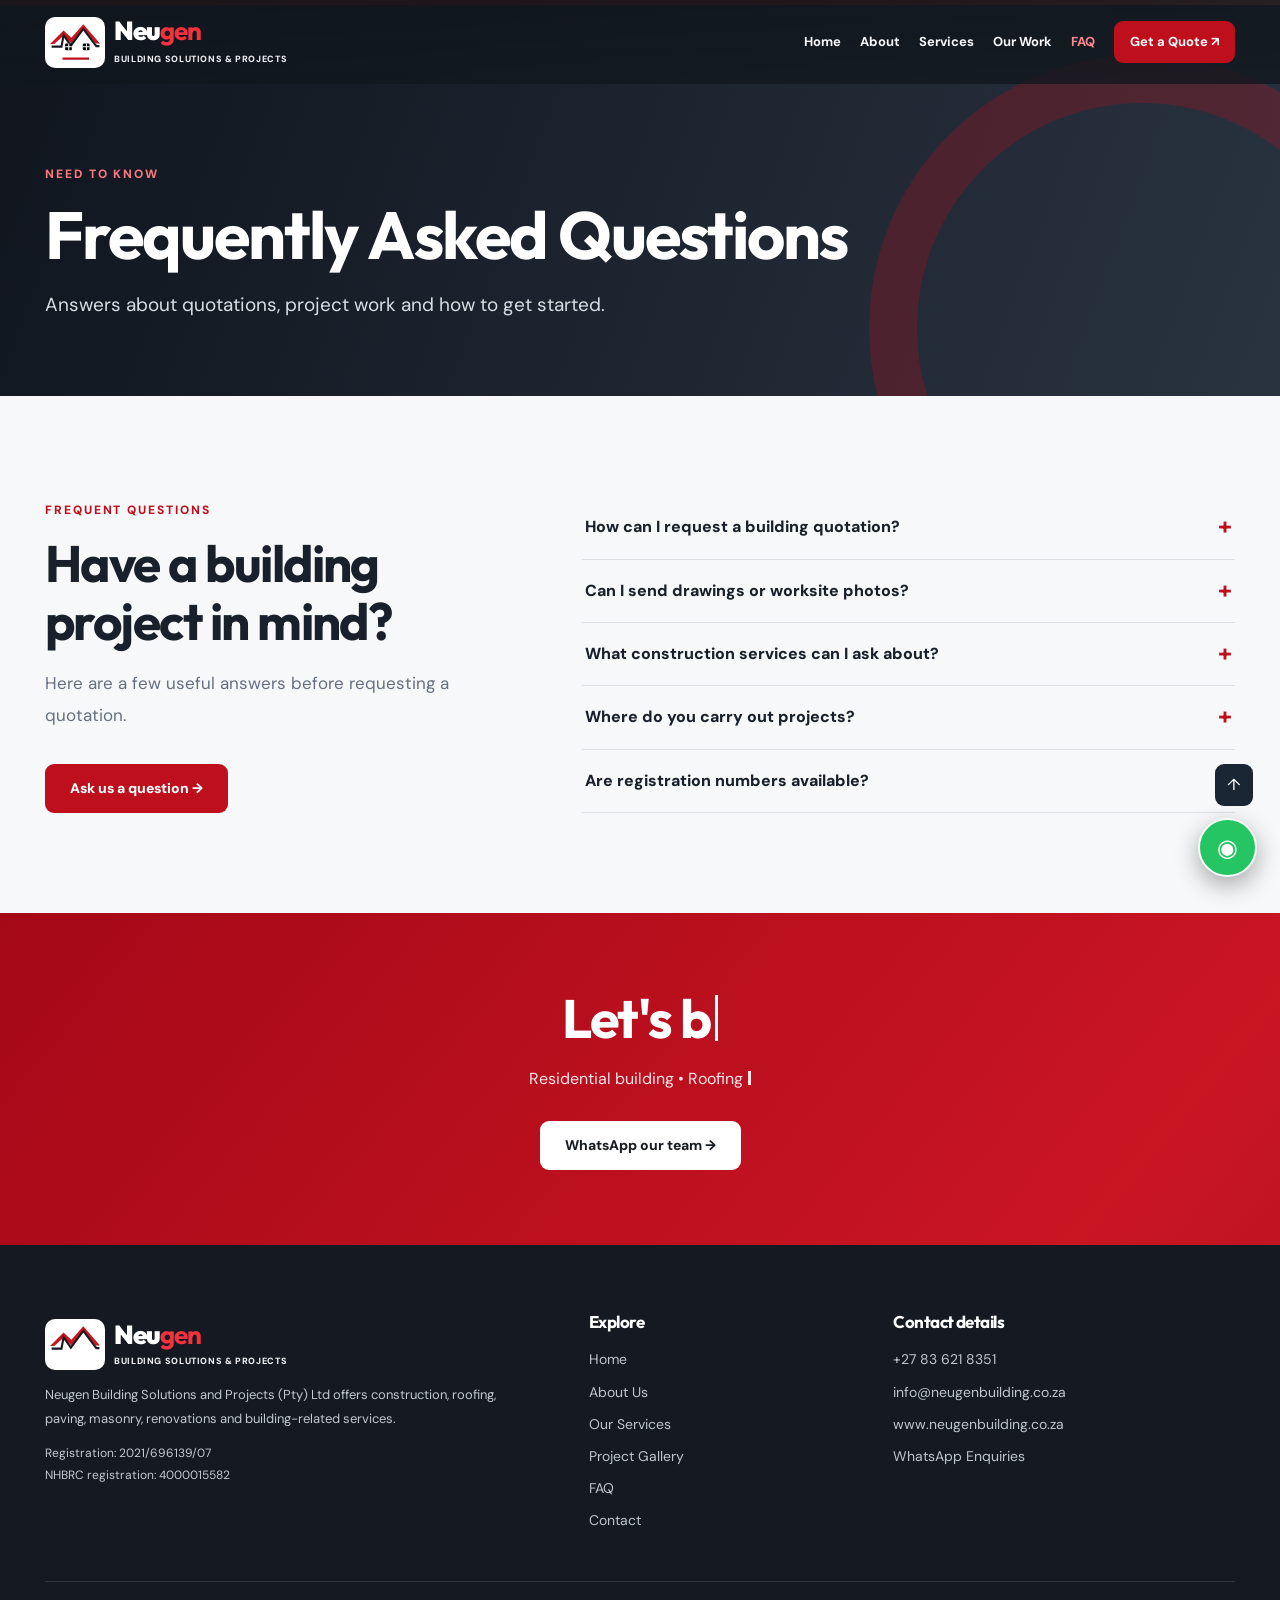
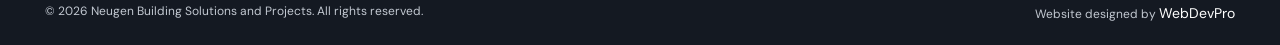
<file: faq.html>
<!doctype html>
<html lang="en-ZA"><head><meta charset="utf-8"><meta name="viewport" content="width=device-width, initial-scale=1,viewport-fit=cover"><title>Frequently Asked Questions | Neugen Building Solutions and Projects</title>
<meta name="description" content="Neugen Building Solutions and Projects offers residential building, roofing, brickwork, foundations, paving and renovation services. View our work and request a quote.">
<meta name="theme-color" content="#bd111d"><meta name="robots" content="index,follow"><meta property="og:title" content="Neugen Building Solutions and Projects">
<meta property="og:description" content="Building with purpose. Creating with pride."><meta property="og:type" content="website">
<link rel="manifest" href="/manifest.webmanifest"><link rel="icon" type="image/svg+xml" href="/favicon.svg">
<link rel="preconnect" href="https://fonts.googleapis.com"><link rel="preconnect" href="https://fonts.gstatic.com" crossorigin>
<link href="https://fonts.googleapis.com/css2?family=DM+Sans:wght@400;500;600;700;800&family=Outfit:wght@400;500;600;700;800;900&display=swap" rel="stylesheet">
<style>
:root{--red:#be101c;--red-d:#8e1019;--dark:#151820;--muted:#647081;--pale:#f7f8f9}*{box-sizing:border-box}html{scroll-behavior:smooth;scroll-padding-top:88px}body{margin:0;background:#fff;color:#18202b;font:16px/1.65 'DM Sans',system-ui,sans-serif}h1,h2,h3{font-family:Outfit,system-ui,sans-serif;line-height:1.13;letter-spacing:-.03em}a{text-decoration:none;color:inherit}button,input,textarea,select{font:inherit}button{cursor:pointer}img{display:block;max-width:100%}.container{width:min(1190px,calc(100% - 40px));margin:auto}.eyebrow{color:var(--red);font-weight:800;letter-spacing:.16em;font-size:12px;text-transform:uppercase}.btn{display:inline-flex;align-items:center;justify-content:center;gap:10px;min-height:49px;padding:12px 25px;border:0;border-radius:9px;background:var(--red);color:white;font-size:14px;font-weight:800;transition:transform .2s,background .2s,box-shadow .2s}.btn:hover{background:var(--red-d);transform:translateY(-2px);box-shadow:0 10px 25px #be101c3b}.btn.white{background:white;color:#191d22}.btn.outline{background:transparent;border:1px solid #fff8;color:#fff}.btn.dark{background:#222936}.bar{height:5px;background:linear-gradient(90deg,#89000d,var(--red) 68%,#fa7136)}header{position:fixed;z-index:60;top:0;left:0;right:0;transition:.3s;background:linear-gradient(180deg,#11171ee8,#11171ecb)}header.scrolled{background:#151a23f7;box-shadow:0 8px 30px #0003}.head{height:84px;display:flex;align-items:center;justify-content:space-between;gap:24px}.brand{display:flex;align-items:center;gap:9px;min-width:0;color:white}.brand svg{flex:none;width:60px;height:51px;background:#fff;border-radius:10px;padding:4px}.brandName{font-family:Outfit,sans-serif;font-size:26px;font-weight:900;line-height:1;letter-spacing:-.05em}.brandName b{color:#f4313e}.brandSub{display:block;font-size:9px;text-transform:uppercase;letter-spacing:.07em;font-weight:800;line-height:1.3;margin-top:5px;color:#f3f4f7}.nav{display:flex;align-items:center;gap:19px}.nav a{color:#f8f9fb;font-size:13px;font-weight:700}.nav a:hover,.nav a.active{color:#ff6c72}.nav .btn{min-height:42px;padding:10px 16px}.menuButton{display:none;background:#ffffff12;color:#fff;border:1px solid #ffffff55;padding:8px 13px;border-radius:8px}.hero{min-height:755px;display:flex;align-items:center;position:relative;isolation:isolate;background:#252b30;color:#fff;padding:155px 0 120px;overflow:hidden}.heroPhoto{position:absolute;z-index:-2;inset:0;background-image:url('/assets/hero.jpg');background-repeat:no-repeat;background-size:cover;background-position:center 46%;transform:scale(1.02)}.hero:after{position:absolute;content:'';z-index:-1;inset:0;background:linear-gradient(90deg,#070c15f5 3%,#0c121de6 42%,#10172178 77%,#1119224b),linear-gradient(0deg,#0d111fc4,transparent 40%)}.hero .container{position:relative}.hero h1{font-size:clamp(45px,5.5vw,83px);font-weight:900;max-width:900px;margin:15px 0 26px}.hero h1 em{font-style:normal;color:#ff3342;display:block}.hero p{max-width:610px;font-size:19px;color:#e7e8eb;margin-bottom:30px}.heroChips{display:flex;gap:10px;flex-wrap:wrap;margin-top:35px}.heroChips span{border:1px solid #ffffff4a;background:#ffffff16;backdrop-filter:blur(10px);padding:7px 13px;border-radius:100px;font-size:12px;font-weight:700}.heroArrow{font-size:19px}.heroBottom{position:absolute;bottom:25px;left:0;right:0}.heroBottom .container{display:flex;justify-content:space-between;align-items:center;gap:20px}.heroBottom small{letter-spacing:.2em;text-transform:uppercase;color:#fff9;font-size:10px}.heroControls{display:flex;gap:7px}.heroControls button{border:1px solid #ffffff66;color:#fff;background:#ffffff25;border-radius:100%;height:38px;width:38px}.trust{background:#171c25;color:#e5e8ed}.trustGrid{display:grid;grid-template-columns:repeat(3,1fr);gap:24px;padding:22px 0}.trustGrid>div{display:flex;gap:11px;align-items:center;font-weight:700;font-size:14px}.trustGrid strong{color:#fa3a47;font-size:21px}.section{padding:100px 0}.section.alternate{background:var(--pale)}.section h2{font-size:clamp(34px,4vw,53px);margin:12px 0 18px}.lead{color:var(--muted);max-width:700px;font-size:17px;line-height:1.85}.sectHead{max-width:750px;margin:auto auto 44px;text-align:center}.sectHead .lead{margin:auto}.serviceGrid{display:grid;grid-template-columns:repeat(3,1fr);gap:23px}.service{background:#fff;border:1px solid #e4e8ee;border-radius:16px;padding:30px 29px;transition:.25s;box-shadow:0 3px 14px #141b2b08}.service:hover{transform:translateY(-5px);box-shadow:0 20px 35px #141b2b12;border-color:#d4a0a4}.number{display:inline-block;font:900 12px Outfit,sans-serif;letter-spacing:.1em;color:var(--red);margin-bottom:12px}.service h3{font-size:23px;margin:4px 0 12px}.service p{color:var(--muted);font-size:14px;line-height:1.85;margin-bottom:0}.servIcon{height:53px;width:53px;background:#fff0f1;border-radius:14px;color:var(--red);display:grid;place-items:center;margin-bottom:20px}.servIcon svg{width:29px;height:29px}.aboutGrid{display:grid;grid-template-columns:1fr 1fr;gap:70px;align-items:center}.aboutVisual{min-height:470px;background:#1b222d;position:relative;border-radius:22px;overflow:hidden;display:flex;align-items:end;padding:32px;color:white}.aboutVisual:before{content:'';position:absolute;inset:0;background:linear-gradient(0deg,#070c14f5,transparent 85%),url('/assets/hero.jpg') center/cover no-repeat}.aboutVisual>div{position:relative}.aboutVisual h3{font-size:37px;max-width:340px;margin:0}.aboutCopy ul{padding:0;list-style:none}.aboutCopy li{margin:13px 0;font-size:14px;font-weight:750}.aboutCopy li:before{content:'✓';display:inline-grid;place-items:center;margin-right:12px;height:23px;width:23px;border-radius:50%;background:#fde7e8;color:var(--red)}.galleryGrid{display:grid;grid-template-columns:repeat(3,1fr);gap:20px}.galleryItem{background:#e9ebed;border-radius:16px;overflow:hidden;position:relative;min-height:265px;border:0;display:block;text-align:left;width:100%;color:white}.galleryItem img{position:absolute;inset:0;width:100%;height:100%;object-fit:cover;transition:.4s}.galleryItem:before{content:'';position:absolute;inset:0;background:linear-gradient(25deg,#1e2833,#7a1d22);z-index:-1}.galleryItem:after{content:'';position:absolute;inset:0;background:linear-gradient(0deg,#07111fcb,transparent 65%)}.galleryItem:hover img{transform:scale(1.04)}.galleryLabel{position:absolute;z-index:3;bottom:20px;left:23px;right:15px;font-weight:800;line-height:1.2}.galleryLabel small{display:block;font-size:11px;color:#fdd;letter-spacing:.12em;text-transform:uppercase;margin-bottom:5px}.galleryNote{font-size:13px;color:var(--muted);text-align:center;margin:22px 0 0}.videoGrid{display:grid;grid-template-columns:.8fr 1.2fr;background:#151b25;border-radius:20px;overflow:hidden;align-items:center;color:#fff}.videoText{padding:48px}.videoText .eyebrow{color:#fc5b65}.videoText h2{color:white;font-size:38px}.videoText p{color:#cdd4dc}.videoMedia{min-height:340px;display:grid;place-items:center;background:linear-gradient(140deg,#1c2024e0,#511b22cf),url('/assets/hero.jpg') center/cover;position:relative}.videoMedia video{height:410px;width:100%;object-fit:contain;max-width:100%;background:#12141c}.videoFallback{display:none;text-align:center;padding:30px}.contactGrid{display:grid;grid-template-columns:1fr 1fr;gap:65px}.contactDetails{display:grid;gap:15px;margin-top:30px}.contactDetails a,.contactDetails p{display:flex;align-items:flex-start;gap:15px;padding:18px 19px;border:1px solid #e5e9ee;border-radius:11px;margin:0;font-weight:700;font-size:14px;overflow-wrap:anywhere}.contactDetails span{color:var(--red);font-size:21px}.quote{background:#fff;border:1px solid #e9edf1;box-shadow:0 18px 55px #08101c0c;padding:32px;border-radius:17px}.quote h3{font-size:25px;margin:0 0 20px}.quote label{display:block;font-size:13px;font-weight:800;margin:14px 0 6px}.quote input,.quote select,.quote textarea{width:100%;background:#fafbfc;border:1px solid #dbe0e7;border-radius:9px;padding:12px 13px;font-size:14px;outline:none}.quote input:focus,.quote select:focus,.quote textarea:focus{border-color:var(--red)}.quote button{width:100%;margin-top:21px}.legal{margin-top:20px;display:flex;gap:12px;flex-wrap:wrap;color:#707783;font-size:12px}.legal span{padding:8px 10px;border:1px solid #e3e6ec;border-radius:6px}.faqGrid{display:grid;grid-template-columns:.85fr 1.15fr;gap:55px}.faqList details{border-bottom:1px solid #dde1e6;padding:18px 3px}.faqList summary{cursor:pointer;font-weight:800;list-style:none;display:flex;justify-content:space-between;gap:12px}.faqList summary::after{content:'+';color:var(--red);font-size:24px;line-height:1}.faqList details[open] summary::after{content:'−'}.faqList p{color:#657182;font-size:14px}.cta{background:var(--red);text-align:center;padding:75px 0;color:#fff}.cta h2{font-size:clamp(33px,5vw,54px);margin:0 0 10px}.cta p{color:#fce4e7;margin-bottom:28px}footer{background:#141922;color:#c2c8d1;padding:65px 0 20px}footer .ftgrid{display:grid;grid-template-columns:1.4fr .7fr 1fr;gap:65px}footer h3{color:#fff;font-size:17px;margin-top:2px}footer a{display:block;margin:9px 0;color:#bfc6cf;font-size:14px}footer a:hover{color:#ff5a66}footer p{font-size:13px;line-height:1.8}footer .copyright{border-top:1px solid #ffffff20;margin-top:40px;padding-top:20px;display:flex;flex-wrap:wrap;justify-content:space-between;font-size:12px}.socialProof{font-size:12px;color:#c5c9d1}.floatChat{position:fixed;right:23px;bottom:23px;z-index:90;background:#25c563;color:white;border:2px solid #f5fff8;border-radius:50%;width:59px;height:59px;box-shadow:0 8px 25px #0005;font-size:24px}.chatBox{display:none;position:fixed;z-index:89;right:20px;bottom:94px;max-width:calc(100vw - 35px);width:340px;background:white;border-radius:16px;overflow:hidden;box-shadow:0 15px 45px #0005}.chatBox.open{display:block}.chatHead{background:#1b232c;padding:15px;color:#fff;font-weight:800}.chatBody{padding:18px}.chatBody p{font-size:13px}.chatBody input,.chatBody select,.chatBody textarea{width:100%;border-radius:8px;border:1px solid #d6dce3;padding:9px;margin:6px 0;font-size:13px}.chatBody .btn{width:100%;margin-top:10px}.lightbox{display:none;position:fixed;inset:0;z-index:110;background:#000e;align-items:center;justify-content:center;padding:35px}.lightbox.open{display:flex}.lightbox img{max-height:88vh;max-width:95vw;object-fit:contain}.lightbox button{position:absolute;top:20px;right:20px;border:0;border-radius:50%;background:#ffffff21;color:white;width:40px;height:40px;font-size:24px}.backTop{position:fixed;right:27px;bottom:94px;border:0;border-radius:9px;padding:8px 12px;background:#1b2634;color:#fff;z-index:85}.skip{position:absolute;top:-50px;background:white;color:black;padding:10px;z-index:100}.skip:focus{top:0}button:focus-visible,a:focus-visible,input:focus-visible{outline:3px solid #ff5b68;outline-offset:2px}
@media(max-width:990px){.nav{display:none;position:absolute;top:84px;right:0;left:0;padding:20px;background:#131923;flex-direction:column;align-items:stretch;gap:10px}.nav.open{display:flex}.nav a{padding:9px}.menuButton{display:block}.serviceGrid,.galleryGrid{grid-template-columns:repeat(2,1fr)}.aboutGrid,.contactGrid{gap:35px}.head .brandSub{max-width:200px}.ftgrid{gap:30px!important}}@media(max-width:700px){.container{width:min(100% - 32px,1190px)}.head{height:76px}.nav{top:76px}.brand svg{height:45px;width:49px}.brandName{font-size:23px}.brandSub{font-size:8px}.hero{min-height:690px;padding-top:133px}.hero h1{font-size:44px}.hero p{font-size:16px}.hero .btn{width:100%;margin-bottom:8px}.heroChips{margin-top:18px}.trustGrid{grid-template-columns:1fr;gap:12px}.section{padding:70px 0}.serviceGrid,.galleryGrid{grid-template-columns:1fr}.aboutGrid,.contactGrid,.faqGrid,.videoGrid{grid-template-columns:1fr}.aboutVisual{min-height:340px}.videoText{padding:28px}.videoMedia{min-height:230px}.videoMedia video{max-height:420px}.ftgrid{grid-template-columns:1fr!important;gap:30px!important}.contactDetails a{font-size:13px}.quote{padding:23px}}
@media(prefers-reduced-motion:reduce){html{scroll-behavior:auto}*{transition:none!important;animation:none!important}}


.pageLead{padding:155px 0 76px;color:#fff;background:linear-gradient(110deg,#10151e,#293340);position:relative;overflow:hidden}
.pageLead:after{content:'';position:absolute;right:-135px;bottom:-205px;border:48px solid #c10c1a45;border-radius:50%;width:450px;height:450px}
.pageLead>.container{position:relative;z-index:1}
.pageLead h1{font-size:clamp(38px,5.2vw,72px);line-height:1.09;margin:12px 0 18px}
.pageLead p{font-size:19px;max-width:730px;color:#d9dee5;margin:0}
.pageLead .eyebrow{color:#fa7880}
.homePreview{display:grid;grid-template-columns:1fr 1fr;gap:30px;align-items:center}
.homePreview img{width:100%;height:350px;object-fit:cover;border-radius:18px}
.homePreview strong{display:block;padding:10px 0;color:#a30919;font-size:16px}
.homePreviewCopy h3{font-size:34px;margin-bottom:15px}
.homePreviewCopy p{font-size:17px;color:#5c6676;margin-bottom:22px}
.galleryItem img{width:100%;height:100%;object-fit:cover;display:block}
.galleryItem.mediaMissing:before{content:'Photo being published';position:absolute;z-index:2;left:12px;top:12px;color:white;font-size:11px;background:#141b28bb;padding:5px 9px;border-radius:4px}
.activePage{color:#ff8790!important}
@media(max-width:750px){.pageLead{padding:135px 0 65px}.pageLead p{font-size:16px}.homePreview{grid-template-columns:1fr}.homePreview img{height:240px}}
</style><link rel="stylesheet" href="/newgen-motion.css"></head><body>
<a href="#main" class="skip">Skip to content</a><div class="bar"></div>
<header id="header"><div class="container head"><a href="/" class="brand" aria-label="Neugen home">
<svg viewBox="0 0 100 80" role="img" aria-label="Neugen roof logo"><path fill="#cb1421" d="M2 43 28 17l15 14L66 5l32 37-8 0-24-27-23 27-15-15L10 43Z"/><path stroke="#17191f" fill="none" stroke-width="4" d="M5 48h19L28 26l14 20L66 14l25 33h6"/><rect x="31" y="42" width="13" height="13" rx="2"/><path d="M38 42v13M31 48h13" stroke="#fff" stroke-width="2"/><rect x="65" y="42" width="13" height="13" rx="2"/><path d="M72 42v13M65 48h13" stroke="#fff" stroke-width="2"/><path fill="#be101c" d="M26 69h51v4H26Z"/></svg>
<span><span class="brandName">Neu<b>gen</b></span><span class="brandSub">Building Solutions & Projects</span></span></a>
<nav class="nav" id="nav" aria-label="Primary navigation"><a href="/">Home</a><a href="/about">About</a><a href="/services">Services</a><a href="/projects">Our Work</a><a href="/faq">FAQ</a><a href="/contact" class="btn">Get a Quote ↗</a></nav>
<button class="menuButton" id="menuButton" aria-label="Open menu" aria-expanded="false">☰</button></div></header>
<main id="main"><section class="pageLead"><div class="container"><span class="eyebrow">NEED TO KNOW</span><h1>Frequently Asked Questions</h1><p>Answers about quotations, project work and how to get started.</p></div></section><section class="section alternate" id="faq"><div class="container faqGrid"><div><span class="eyebrow">FREQUENT QUESTIONS</span><h2>Have a building project in mind?</h2><p class="lead">Here are a few useful answers before requesting a quotation.</p><a class="btn" style="margin-top:16px" href="/contact">Ask us a question →</a></div><div class="faqList"><details><summary>How can I request a building quotation?</summary><p>Send a WhatsApp message, call +27 83 621 8351 or complete the enquiry form with details of the proposed work and location.</p></details><details><summary>Can I send drawings or worksite photos?</summary><p>Yes. Share plans and photographs by WhatsApp and tell us the type and approximate scale of the work.</p></details><details><summary>What construction services can I ask about?</summary><p>Residential construction, foundations, brickwork, roofing, renovations, paving and related building work.</p></details><details><summary>Where do you carry out projects?</summary><p>Our supplied gallery includes photographs of projects in Villiersdorp, Western Cape. Please contact us to confirm availability for a specific location.</p></details><details><summary>Are registration numbers available?</summary><p>Company registration: 2021/696139/07. Supplied NHBRC registration number: 4000015582. Verification documents can be requested directly from the company.</p></details></div></div></section><section class="cta"><div class="container"><h2>Let's build something that lasts.</h2><p>Residential building • Roofing • Paving • Brickwork • Renovations</p><a class="btn white" href="https://wa.me/27836218351?text=Hello%20Neugen%2C%20I%20would%20like%20to%20request%20a%20quote." target="_blank" rel="noopener">WhatsApp our team →</a></div></section></main>
<footer><div class="container"><div class="ftgrid"><div><a class="brand" href="/"><svg viewBox="0 0 100 80" aria-hidden="true"><path fill="#cb1421" d="M2 43 28 17l15 14L66 5l32 37-8 0-24-27-23 27-15-15L10 43Z"/><path stroke="#17191f" fill="none" stroke-width="4" d="M5 48h19L28 26l14 20L66 14l25 33h6"/></svg><span><span class="brandName">Neu<b>gen</b></span><span class="brandSub">Building Solutions & Projects</span></span></a><p>Neugen Building Solutions and Projects (Pty) Ltd offers construction, roofing, paving, masonry, renovations and building-related services.</p><p class="socialProof">Registration: 2021/696139/07<br>NHBRC registration: 4000015582</p></div><div><h3>Explore</h3><a href="/">Home</a><a href="/about">About Us</a><a href="/services">Our Services</a><a href="/projects">Project Gallery</a><a href="/faq">FAQ</a><a href="/contact">Contact</a></div><div><h3>Contact details</h3><a href="tel:+27836218351">+27 83 621 8351</a><a href="mailto:info@neugenbuilding.co.za">info@neugenbuilding.co.za</a><a href="https://www.neugenbuilding.co.za">www.neugenbuilding.co.za</a><a href="https://wa.me/27836218351">WhatsApp Enquiries</a></div></div><div class="copyright"><span>© <span id="year"></span> Neugen Building Solutions and Projects. All rights reserved.</span><span>Website designed by <a style="display:inline;color:#fff" href="https://webdevpro.co.za" target="_blank" rel="noopener">WebDevPro</a></span></div></div></footer>
<button class="floatChat" id="chatToggle" aria-label="Open WhatsApp assistant">◉</button><div class="chatBox" id="chatBox"><div class="chatHead">Neugen • WhatsApp Assistant <button style="float:right;border:0;background:none;color:#fff;font-size:20px" id="chatClose" aria-label="Close">×</button></div><form class="chatBody" id="chatForm"><p>Hello 👋 Welcome to Neugen. Share your details and we'll prepare a WhatsApp enquiry.</p><input name="name" placeholder="Your name" aria-label="Your name" required><input name="phone" type="tel" placeholder="Phone number" aria-label="Phone number" required><select name="service" aria-label="Service" required><option value="">Select a service</option><option>Residential construction</option><option>Brickwork</option><option>Roofing</option><option>Paving</option><option>Renovations</option><option>Foundations</option><option>General enquiry</option></select><textarea name="message" placeholder="Describe your project..." aria-label="Project details" rows="3" required></textarea><button class="btn" type="submit">Open WhatsApp →</button></form></div><button class="backTop" id="backTop" aria-label="Back to top">↑</button><div class="lightbox" id="lightbox"><button id="lightboxClose" aria-label="Close photo viewer">×</button><img id="lightboxImage" alt="Enlarged project photo"></div>
<script>
const services=[
['01','Residential Construction','Residential building work, from foundations and structure through to roofing and associated finishes.','home'],
['02','Brickwork & Masonry','Brickwork, walling, blockwork and masonry finishes for a wide range of building enquiries.','bricks'],
['03','Roofing & Carpentry','Roof construction, roof covering and timber-related work with attention to structural details.','roof'],
['04','Paving & Hardscaping','Paving installations and outdoor surface works for driveways, paths and entrances.','paving'],
['05','Renovations & Finishes','Internal walls, cladding, alterations and preparation for finishing stages.','interior'],
['06','Foundations & Groundworks','Essential excavation, site preparation, foundation work and early construction stages.','foundation']
];
const iconMarkup='<svg viewBox="0 0 50 50" fill="none" stroke="currentColor" stroke-width="3" stroke-linejoin="round"><path d="M5 23 25 7l20 16M11 20v23h28V20M19 43V28h12v15"/></svg>';
if(document.getElementById('servicesGrid'))document.getElementById('servicesGrid').innerHTML=services.map(s=>'<article class="service"><span class="servIcon">'+iconMarkup+'</span><span class="number">'+s[0]+' / SERVICE</span><h3>'+s[1]+'</h3><p>'+s[2]+'</p></article>').join('');
const projectNames=[
['Residential building exterior','Residential construction'],['External wall installation','Building systems'],['Covered entrance and verandah','Construction'],['Decorative paved entrance','Paving'],['Roof and exterior project','Roofing'],['Face-brick masonry','Brickwork'],['Interior wall preparation','Renovations'],['Timber framing','Carpentry'],['Wall finishing work','Interiors'],['Metal-roof project','Roofing'],['Foundation reinforcement','Foundations'],['Brickwork details','Masonry'],['Foundation work','Groundworks'],['On-site building team','Construction']];
if(document.getElementById('galleryGrid'))document.getElementById('galleryGrid').innerHTML=projectNames.map((p,i)=>'<button type="button" class="galleryItem" aria-label="View '+p[0]+'" data-photo="'+String(i+1).padStart(2,'0')+'"><img alt="'+p[0]+'" loading="lazy" src="/assets/project-'+String(i+1).padStart(2,'0')+'.webp" onerror="this.onerror=null;this.src=\'/assets/hero.jpg\';this.closest(\'.galleryItem\').classList.add(\'mediaMissing\')"><span class="galleryLabel"><small>'+p[1]+'</small>'+p[0]+'</span></button>').join('');
const menu=document.getElementById('menuButton'),nav=document.getElementById('nav');menu?.addEventListener('click',()=>{const open=nav.classList.toggle('open');menu.setAttribute('aria-expanded',String(open));menu.textContent=open?'×':'☰'});nav?.querySelectorAll('a').forEach(x=>x.addEventListener('click',()=>{nav.classList.remove('open');menu.setAttribute('aria-expanded','false');menu.textContent='☰'}));window.addEventListener('scroll',()=>document.getElementById('header').classList.toggle('scrolled',window.scrollY>20),{passive:true});
if(document.getElementById('heroTitle')){
const slides=[['Built on solid foundations.','Made to last.','Residential building, renovations and practical construction solutions. See actual project work and let us discuss your next build.'],['From the ground up.','Every detail matters.','From brickwork and structures to roofing and finishes, discover practical building services.'],['Precision you can see.','Work with purpose.','Talk to Neugen about paving, masonry and building work for your next property project.']];let current=0;function renderSlide(){const s=slides[current];document.getElementById('heroTitle').innerHTML=s[0]+'<em>'+s[1]+'</em>';document.getElementById('heroDesc').textContent=s[2];document.querySelector('.heroBottom small').textContent='0'+(current+1)+' / Neugen Building Projects'};document.getElementById('prevHero').onclick=()=>{current=(current+slides.length-1)%slides.length;renderSlide()};document.getElementById('nextHero').onclick=()=>{current=(current+1)%slides.length;renderSlide()};setInterval(()=>{if(document.visibilityState!=='visible')return;current=(current+1)%slides.length;renderSlide()},7200);
}
function openWA(data){const msg='Hello Neugen Building Solutions, please assist me.\nName: '+data.name+'\nPhone: '+data.phone+'\nService: '+data.service+'\nProject: '+data.message;window.open('https://wa.me/27836218351?text='+encodeURIComponent(msg),'_blank','noopener,noreferrer')};
for(const id of ['quoteForm','chatForm'])document.getElementById(id)?.addEventListener('submit',e=>{e.preventDefault();const f=e.currentTarget;if(!f.reportValidity())return;openWA(Object.fromEntries(new FormData(f).entries()));if(id==='chatForm')document.getElementById('chatBox').classList.remove('open')});
if(document.getElementById('chatToggle'))document.getElementById('chatToggle').onclick=()=>document.getElementById('chatBox').classList.toggle('open');if(document.getElementById('chatClose'))document.getElementById('chatClose').onclick=()=>document.getElementById('chatBox').classList.remove('open');
if(document.getElementById('backTop'))document.getElementById('backTop').onclick=()=>scrollTo({top:0,behavior:'smooth'});if(document.getElementById('year'))document.getElementById('year').textContent=new Date().getFullYear();
const modal=document.getElementById('lightbox'),mi=document.getElementById('lightboxImage');document.querySelectorAll('[data-photo]').forEach(x=>x.addEventListener('click',()=>{const img=x.querySelector('img');if(!img.complete||!img.naturalWidth)return;mi.src=img.src;mi.alt=img.alt;modal.classList.add('open')}));if(document.getElementById('lightboxClose'))document.getElementById('lightboxClose').onclick=()=>modal.classList.remove('open');modal?.addEventListener('click',e=>{if(e.target===modal)modal.classList.remove('open')});document.addEventListener('keydown',e=>{if(e.key==='Escape')modal?.classList.remove('open')});
const vid=document.getElementById('projectVideo');vid?.addEventListener('error',()=>{vid.style.display='none';document.getElementById('videoFallback').style.display='block'},true);
if('serviceWorker'in navigator)window.addEventListener('load',()=>navigator.serviceWorker.register('/sw.js').catch(()=>{}));

const activePath=location.pathname.replace(/\.html$/,'').replace(/\/$/,'')||'/';document.querySelectorAll('.nav a').forEach(a=>{if(new URL(a.href).pathname===activePath)a.classList.add('activePage')});</script><script src="/newgen-motion.js" defer></script></body></html>
</file>
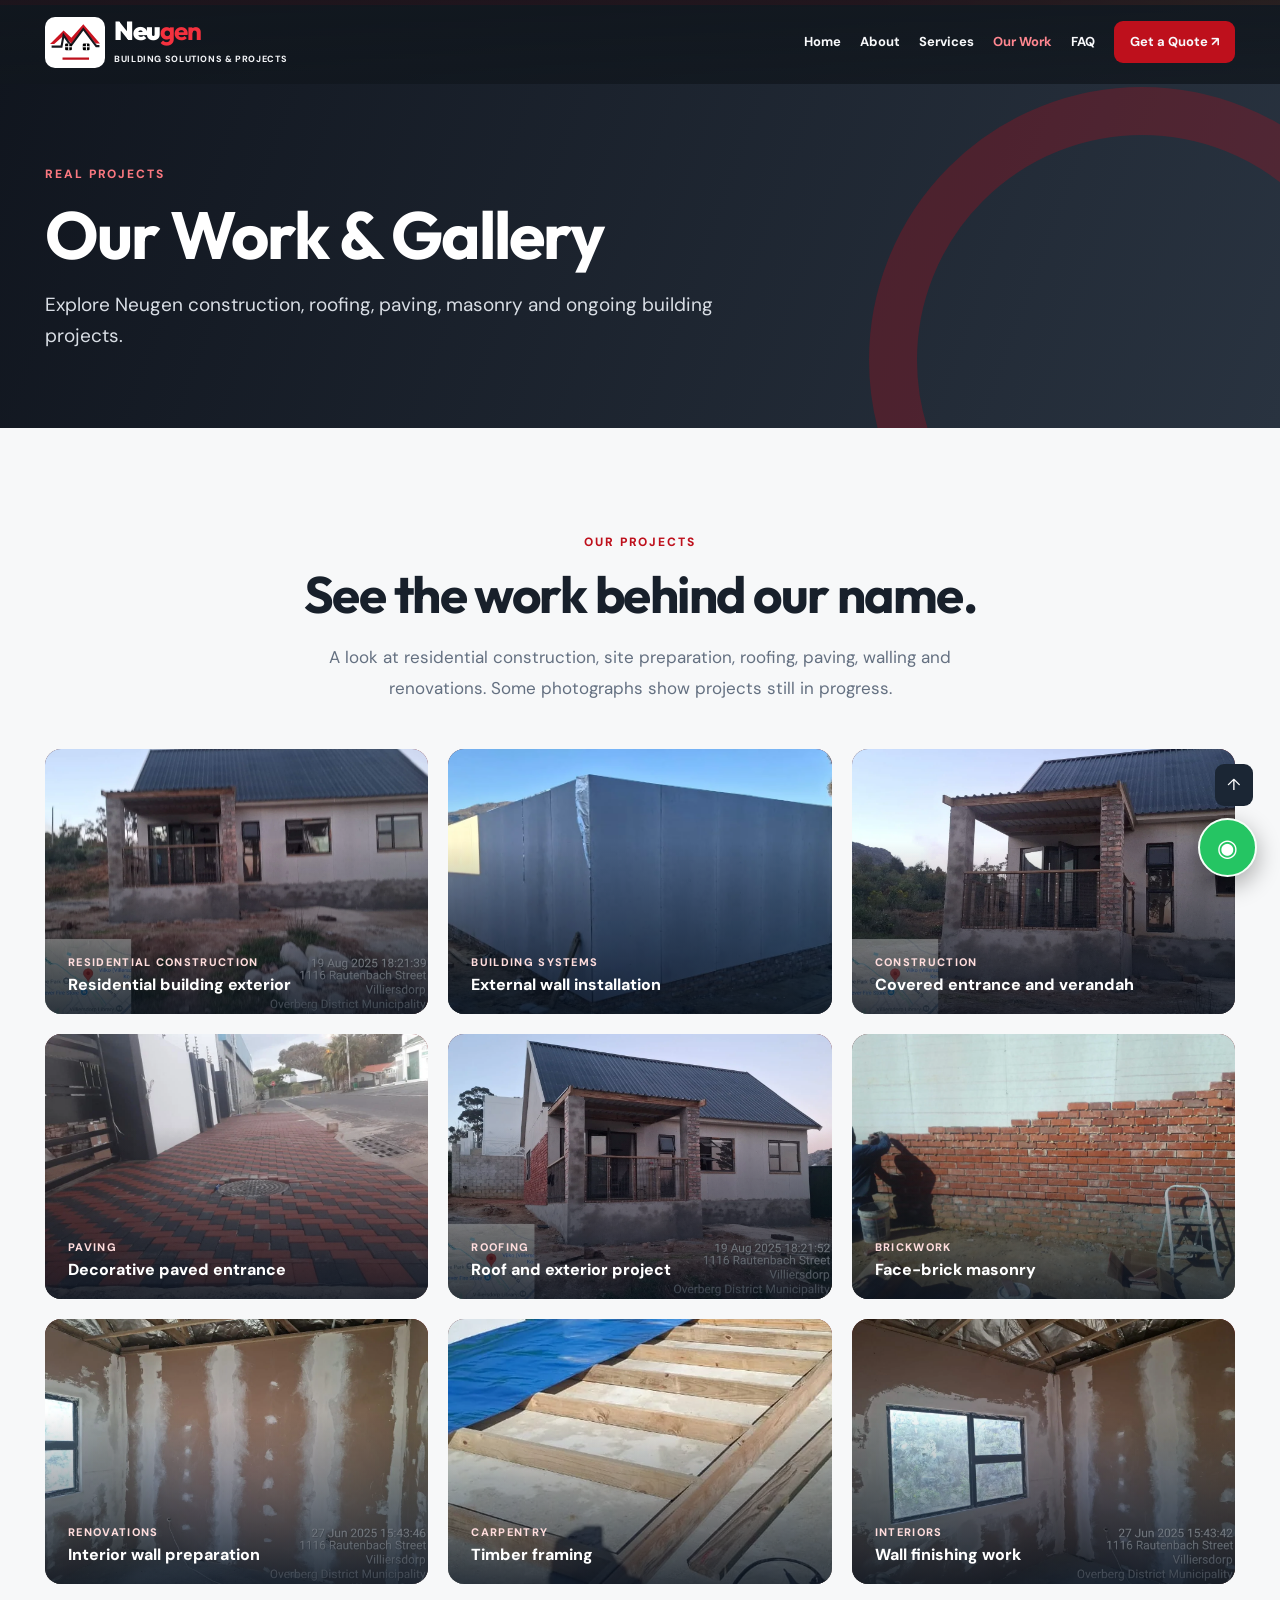
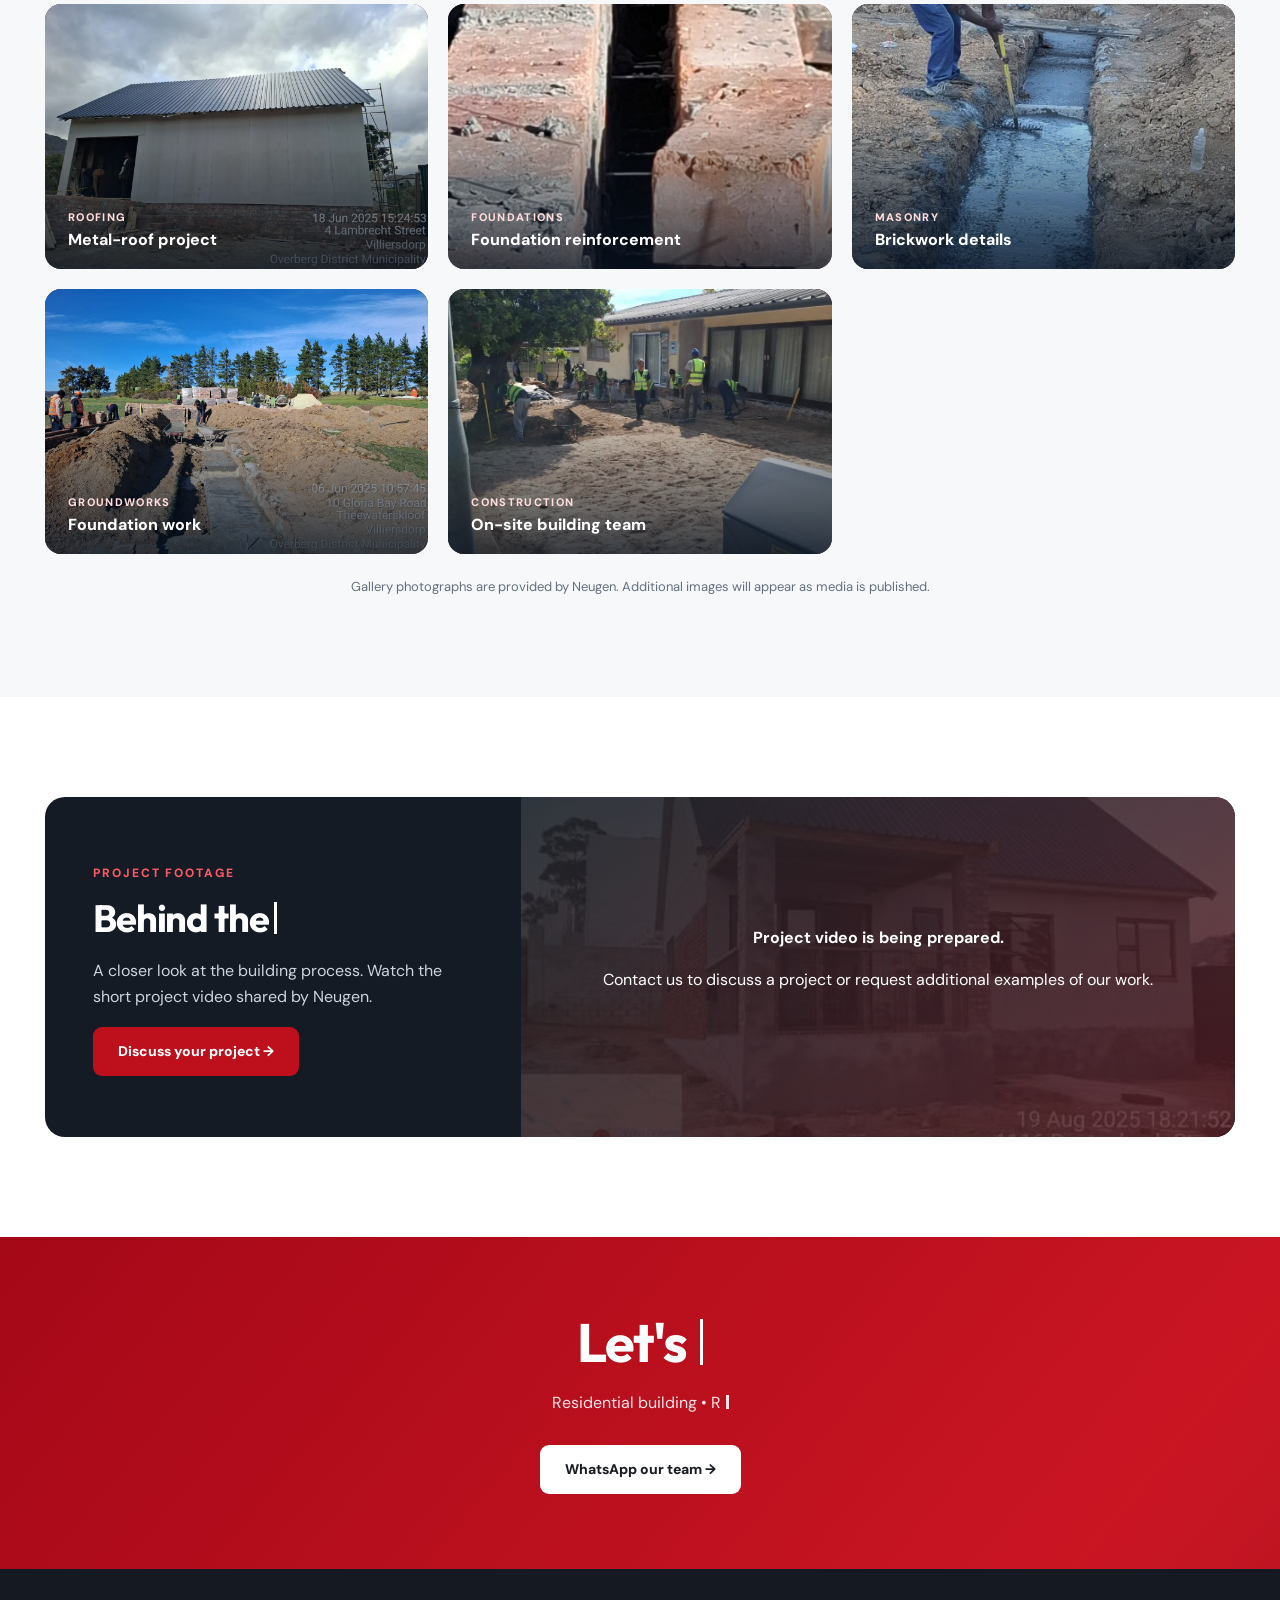
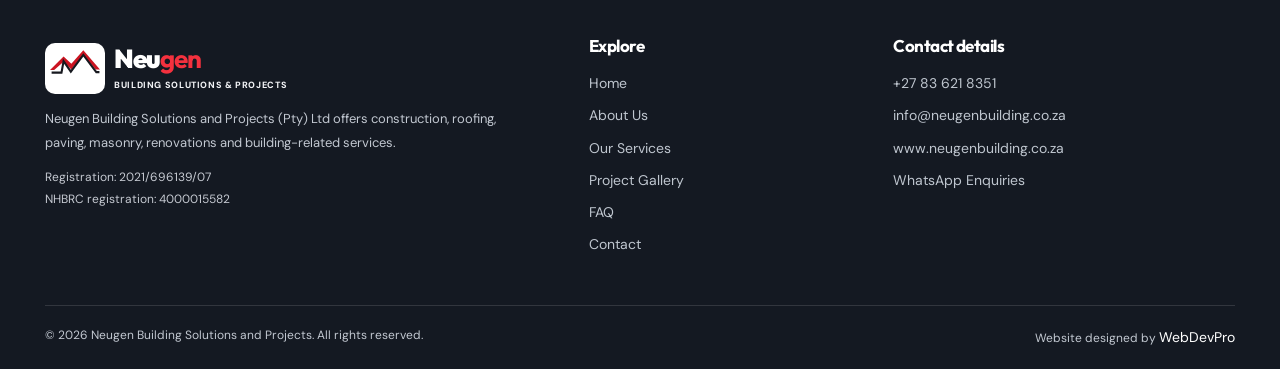
<file: projects.html>
<!doctype html>
<html lang="en-ZA"><head><meta charset="utf-8"><meta name="viewport" content="width=device-width, initial-scale=1,viewport-fit=cover"><title>Our Work & Gallery | Neugen Building Solutions and Projects</title>
<meta name="description" content="Neugen Building Solutions and Projects offers residential building, roofing, brickwork, foundations, paving and renovation services. View our work and request a quote.">
<meta name="theme-color" content="#bd111d"><meta name="robots" content="index,follow"><meta property="og:title" content="Neugen Building Solutions and Projects">
<meta property="og:description" content="Building with purpose. Creating with pride."><meta property="og:type" content="website">
<link rel="manifest" href="/manifest.webmanifest"><link rel="icon" type="image/svg+xml" href="/favicon.svg">
<link rel="preconnect" href="https://fonts.googleapis.com"><link rel="preconnect" href="https://fonts.gstatic.com" crossorigin>
<link href="https://fonts.googleapis.com/css2?family=DM+Sans:wght@400;500;600;700;800&family=Outfit:wght@400;500;600;700;800;900&display=swap" rel="stylesheet">
<style>
:root{--red:#be101c;--red-d:#8e1019;--dark:#151820;--muted:#647081;--pale:#f7f8f9}*{box-sizing:border-box}html{scroll-behavior:smooth;scroll-padding-top:88px}body{margin:0;background:#fff;color:#18202b;font:16px/1.65 'DM Sans',system-ui,sans-serif}h1,h2,h3{font-family:Outfit,system-ui,sans-serif;line-height:1.13;letter-spacing:-.03em}a{text-decoration:none;color:inherit}button,input,textarea,select{font:inherit}button{cursor:pointer}img{display:block;max-width:100%}.container{width:min(1190px,calc(100% - 40px));margin:auto}.eyebrow{color:var(--red);font-weight:800;letter-spacing:.16em;font-size:12px;text-transform:uppercase}.btn{display:inline-flex;align-items:center;justify-content:center;gap:10px;min-height:49px;padding:12px 25px;border:0;border-radius:9px;background:var(--red);color:white;font-size:14px;font-weight:800;transition:transform .2s,background .2s,box-shadow .2s}.btn:hover{background:var(--red-d);transform:translateY(-2px);box-shadow:0 10px 25px #be101c3b}.btn.white{background:white;color:#191d22}.btn.outline{background:transparent;border:1px solid #fff8;color:#fff}.btn.dark{background:#222936}.bar{height:5px;background:linear-gradient(90deg,#89000d,var(--red) 68%,#fa7136)}header{position:fixed;z-index:60;top:0;left:0;right:0;transition:.3s;background:linear-gradient(180deg,#11171ee8,#11171ecb)}header.scrolled{background:#151a23f7;box-shadow:0 8px 30px #0003}.head{height:84px;display:flex;align-items:center;justify-content:space-between;gap:24px}.brand{display:flex;align-items:center;gap:9px;min-width:0;color:white}.brand svg{flex:none;width:60px;height:51px;background:#fff;border-radius:10px;padding:4px}.brandName{font-family:Outfit,sans-serif;font-size:26px;font-weight:900;line-height:1;letter-spacing:-.05em}.brandName b{color:#f4313e}.brandSub{display:block;font-size:9px;text-transform:uppercase;letter-spacing:.07em;font-weight:800;line-height:1.3;margin-top:5px;color:#f3f4f7}.nav{display:flex;align-items:center;gap:19px}.nav a{color:#f8f9fb;font-size:13px;font-weight:700}.nav a:hover,.nav a.active{color:#ff6c72}.nav .btn{min-height:42px;padding:10px 16px}.menuButton{display:none;background:#ffffff12;color:#fff;border:1px solid #ffffff55;padding:8px 13px;border-radius:8px}.hero{min-height:755px;display:flex;align-items:center;position:relative;isolation:isolate;background:#252b30;color:#fff;padding:155px 0 120px;overflow:hidden}.heroPhoto{position:absolute;z-index:-2;inset:0;background-image:url('/assets/hero.jpg');background-repeat:no-repeat;background-size:cover;background-position:center 46%;transform:scale(1.02)}.hero:after{position:absolute;content:'';z-index:-1;inset:0;background:linear-gradient(90deg,#070c15f5 3%,#0c121de6 42%,#10172178 77%,#1119224b),linear-gradient(0deg,#0d111fc4,transparent 40%)}.hero .container{position:relative}.hero h1{font-size:clamp(45px,5.5vw,83px);font-weight:900;max-width:900px;margin:15px 0 26px}.hero h1 em{font-style:normal;color:#ff3342;display:block}.hero p{max-width:610px;font-size:19px;color:#e7e8eb;margin-bottom:30px}.heroChips{display:flex;gap:10px;flex-wrap:wrap;margin-top:35px}.heroChips span{border:1px solid #ffffff4a;background:#ffffff16;backdrop-filter:blur(10px);padding:7px 13px;border-radius:100px;font-size:12px;font-weight:700}.heroArrow{font-size:19px}.heroBottom{position:absolute;bottom:25px;left:0;right:0}.heroBottom .container{display:flex;justify-content:space-between;align-items:center;gap:20px}.heroBottom small{letter-spacing:.2em;text-transform:uppercase;color:#fff9;font-size:10px}.heroControls{display:flex;gap:7px}.heroControls button{border:1px solid #ffffff66;color:#fff;background:#ffffff25;border-radius:100%;height:38px;width:38px}.trust{background:#171c25;color:#e5e8ed}.trustGrid{display:grid;grid-template-columns:repeat(3,1fr);gap:24px;padding:22px 0}.trustGrid>div{display:flex;gap:11px;align-items:center;font-weight:700;font-size:14px}.trustGrid strong{color:#fa3a47;font-size:21px}.section{padding:100px 0}.section.alternate{background:var(--pale)}.section h2{font-size:clamp(34px,4vw,53px);margin:12px 0 18px}.lead{color:var(--muted);max-width:700px;font-size:17px;line-height:1.85}.sectHead{max-width:750px;margin:auto auto 44px;text-align:center}.sectHead .lead{margin:auto}.serviceGrid{display:grid;grid-template-columns:repeat(3,1fr);gap:23px}.service{background:#fff;border:1px solid #e4e8ee;border-radius:16px;padding:30px 29px;transition:.25s;box-shadow:0 3px 14px #141b2b08}.service:hover{transform:translateY(-5px);box-shadow:0 20px 35px #141b2b12;border-color:#d4a0a4}.number{display:inline-block;font:900 12px Outfit,sans-serif;letter-spacing:.1em;color:var(--red);margin-bottom:12px}.service h3{font-size:23px;margin:4px 0 12px}.service p{color:var(--muted);font-size:14px;line-height:1.85;margin-bottom:0}.servIcon{height:53px;width:53px;background:#fff0f1;border-radius:14px;color:var(--red);display:grid;place-items:center;margin-bottom:20px}.servIcon svg{width:29px;height:29px}.aboutGrid{display:grid;grid-template-columns:1fr 1fr;gap:70px;align-items:center}.aboutVisual{min-height:470px;background:#1b222d;position:relative;border-radius:22px;overflow:hidden;display:flex;align-items:end;padding:32px;color:white}.aboutVisual:before{content:'';position:absolute;inset:0;background:linear-gradient(0deg,#070c14f5,transparent 85%),url('/assets/hero.jpg') center/cover no-repeat}.aboutVisual>div{position:relative}.aboutVisual h3{font-size:37px;max-width:340px;margin:0}.aboutCopy ul{padding:0;list-style:none}.aboutCopy li{margin:13px 0;font-size:14px;font-weight:750}.aboutCopy li:before{content:'✓';display:inline-grid;place-items:center;margin-right:12px;height:23px;width:23px;border-radius:50%;background:#fde7e8;color:var(--red)}.galleryGrid{display:grid;grid-template-columns:repeat(3,1fr);gap:20px}.galleryItem{background:#e9ebed;border-radius:16px;overflow:hidden;position:relative;min-height:265px;border:0;display:block;text-align:left;width:100%;color:white}.galleryItem img{position:absolute;inset:0;width:100%;height:100%;object-fit:cover;transition:.4s}.galleryItem:before{content:'';position:absolute;inset:0;background:linear-gradient(25deg,#1e2833,#7a1d22);z-index:-1}.galleryItem:after{content:'';position:absolute;inset:0;background:linear-gradient(0deg,#07111fcb,transparent 65%)}.galleryItem:hover img{transform:scale(1.04)}.galleryLabel{position:absolute;z-index:3;bottom:20px;left:23px;right:15px;font-weight:800;line-height:1.2}.galleryLabel small{display:block;font-size:11px;color:#fdd;letter-spacing:.12em;text-transform:uppercase;margin-bottom:5px}.galleryNote{font-size:13px;color:var(--muted);text-align:center;margin:22px 0 0}.videoGrid{display:grid;grid-template-columns:.8fr 1.2fr;background:#151b25;border-radius:20px;overflow:hidden;align-items:center;color:#fff}.videoText{padding:48px}.videoText .eyebrow{color:#fc5b65}.videoText h2{color:white;font-size:38px}.videoText p{color:#cdd4dc}.videoMedia{min-height:340px;display:grid;place-items:center;background:linear-gradient(140deg,#1c2024e0,#511b22cf),url('/assets/hero.jpg') center/cover;position:relative}.videoMedia video{height:410px;width:100%;object-fit:contain;max-width:100%;background:#12141c}.videoFallback{display:none;text-align:center;padding:30px}.contactGrid{display:grid;grid-template-columns:1fr 1fr;gap:65px}.contactDetails{display:grid;gap:15px;margin-top:30px}.contactDetails a,.contactDetails p{display:flex;align-items:flex-start;gap:15px;padding:18px 19px;border:1px solid #e5e9ee;border-radius:11px;margin:0;font-weight:700;font-size:14px;overflow-wrap:anywhere}.contactDetails span{color:var(--red);font-size:21px}.quote{background:#fff;border:1px solid #e9edf1;box-shadow:0 18px 55px #08101c0c;padding:32px;border-radius:17px}.quote h3{font-size:25px;margin:0 0 20px}.quote label{display:block;font-size:13px;font-weight:800;margin:14px 0 6px}.quote input,.quote select,.quote textarea{width:100%;background:#fafbfc;border:1px solid #dbe0e7;border-radius:9px;padding:12px 13px;font-size:14px;outline:none}.quote input:focus,.quote select:focus,.quote textarea:focus{border-color:var(--red)}.quote button{width:100%;margin-top:21px}.legal{margin-top:20px;display:flex;gap:12px;flex-wrap:wrap;color:#707783;font-size:12px}.legal span{padding:8px 10px;border:1px solid #e3e6ec;border-radius:6px}.faqGrid{display:grid;grid-template-columns:.85fr 1.15fr;gap:55px}.faqList details{border-bottom:1px solid #dde1e6;padding:18px 3px}.faqList summary{cursor:pointer;font-weight:800;list-style:none;display:flex;justify-content:space-between;gap:12px}.faqList summary::after{content:'+';color:var(--red);font-size:24px;line-height:1}.faqList details[open] summary::after{content:'−'}.faqList p{color:#657182;font-size:14px}.cta{background:var(--red);text-align:center;padding:75px 0;color:#fff}.cta h2{font-size:clamp(33px,5vw,54px);margin:0 0 10px}.cta p{color:#fce4e7;margin-bottom:28px}footer{background:#141922;color:#c2c8d1;padding:65px 0 20px}footer .ftgrid{display:grid;grid-template-columns:1.4fr .7fr 1fr;gap:65px}footer h3{color:#fff;font-size:17px;margin-top:2px}footer a{display:block;margin:9px 0;color:#bfc6cf;font-size:14px}footer a:hover{color:#ff5a66}footer p{font-size:13px;line-height:1.8}footer .copyright{border-top:1px solid #ffffff20;margin-top:40px;padding-top:20px;display:flex;flex-wrap:wrap;justify-content:space-between;font-size:12px}.socialProof{font-size:12px;color:#c5c9d1}.floatChat{position:fixed;right:23px;bottom:23px;z-index:90;background:#25c563;color:white;border:2px solid #f5fff8;border-radius:50%;width:59px;height:59px;box-shadow:0 8px 25px #0005;font-size:24px}.chatBox{display:none;position:fixed;z-index:89;right:20px;bottom:94px;max-width:calc(100vw - 35px);width:340px;background:white;border-radius:16px;overflow:hidden;box-shadow:0 15px 45px #0005}.chatBox.open{display:block}.chatHead{background:#1b232c;padding:15px;color:#fff;font-weight:800}.chatBody{padding:18px}.chatBody p{font-size:13px}.chatBody input,.chatBody select,.chatBody textarea{width:100%;border-radius:8px;border:1px solid #d6dce3;padding:9px;margin:6px 0;font-size:13px}.chatBody .btn{width:100%;margin-top:10px}.lightbox{display:none;position:fixed;inset:0;z-index:110;background:#000e;align-items:center;justify-content:center;padding:35px}.lightbox.open{display:flex}.lightbox img{max-height:88vh;max-width:95vw;object-fit:contain}.lightbox button{position:absolute;top:20px;right:20px;border:0;border-radius:50%;background:#ffffff21;color:white;width:40px;height:40px;font-size:24px}.backTop{position:fixed;right:27px;bottom:94px;border:0;border-radius:9px;padding:8px 12px;background:#1b2634;color:#fff;z-index:85}.skip{position:absolute;top:-50px;background:white;color:black;padding:10px;z-index:100}.skip:focus{top:0}button:focus-visible,a:focus-visible,input:focus-visible{outline:3px solid #ff5b68;outline-offset:2px}
@media(max-width:990px){.nav{display:none;position:absolute;top:84px;right:0;left:0;padding:20px;background:#131923;flex-direction:column;align-items:stretch;gap:10px}.nav.open{display:flex}.nav a{padding:9px}.menuButton{display:block}.serviceGrid,.galleryGrid{grid-template-columns:repeat(2,1fr)}.aboutGrid,.contactGrid{gap:35px}.head .brandSub{max-width:200px}.ftgrid{gap:30px!important}}@media(max-width:700px){.container{width:min(100% - 32px,1190px)}.head{height:76px}.nav{top:76px}.brand svg{height:45px;width:49px}.brandName{font-size:23px}.brandSub{font-size:8px}.hero{min-height:690px;padding-top:133px}.hero h1{font-size:44px}.hero p{font-size:16px}.hero .btn{width:100%;margin-bottom:8px}.heroChips{margin-top:18px}.trustGrid{grid-template-columns:1fr;gap:12px}.section{padding:70px 0}.serviceGrid,.galleryGrid{grid-template-columns:1fr}.aboutGrid,.contactGrid,.faqGrid,.videoGrid{grid-template-columns:1fr}.aboutVisual{min-height:340px}.videoText{padding:28px}.videoMedia{min-height:230px}.videoMedia video{max-height:420px}.ftgrid{grid-template-columns:1fr!important;gap:30px!important}.contactDetails a{font-size:13px}.quote{padding:23px}}
@media(prefers-reduced-motion:reduce){html{scroll-behavior:auto}*{transition:none!important;animation:none!important}}


.pageLead{padding:155px 0 76px;color:#fff;background:linear-gradient(110deg,#10151e,#293340);position:relative;overflow:hidden}
.pageLead:after{content:'';position:absolute;right:-135px;bottom:-205px;border:48px solid #c10c1a45;border-radius:50%;width:450px;height:450px}
.pageLead>.container{position:relative;z-index:1}
.pageLead h1{font-size:clamp(38px,5.2vw,72px);line-height:1.09;margin:12px 0 18px}
.pageLead p{font-size:19px;max-width:730px;color:#d9dee5;margin:0}
.pageLead .eyebrow{color:#fa7880}
.homePreview{display:grid;grid-template-columns:1fr 1fr;gap:30px;align-items:center}
.homePreview img{width:100%;height:350px;object-fit:cover;border-radius:18px}
.homePreview strong{display:block;padding:10px 0;color:#a30919;font-size:16px}
.homePreviewCopy h3{font-size:34px;margin-bottom:15px}
.homePreviewCopy p{font-size:17px;color:#5c6676;margin-bottom:22px}
.galleryItem img{width:100%;height:100%;object-fit:cover;display:block}
.galleryItem.mediaMissing:before{content:'Photo being published';position:absolute;z-index:2;left:12px;top:12px;color:white;font-size:11px;background:#141b28bb;padding:5px 9px;border-radius:4px}
.activePage{color:#ff8790!important}
@media(max-width:750px){.pageLead{padding:135px 0 65px}.pageLead p{font-size:16px}.homePreview{grid-template-columns:1fr}.homePreview img{height:240px}}
</style><link rel="stylesheet" href="/newgen-motion.css"></head><body>
<a href="#main" class="skip">Skip to content</a><div class="bar"></div>
<header id="header"><div class="container head"><a href="/" class="brand" aria-label="Neugen home">
<svg viewBox="0 0 100 80" role="img" aria-label="Neugen roof logo"><path fill="#cb1421" d="M2 43 28 17l15 14L66 5l32 37-8 0-24-27-23 27-15-15L10 43Z"/><path stroke="#17191f" fill="none" stroke-width="4" d="M5 48h19L28 26l14 20L66 14l25 33h6"/><rect x="31" y="42" width="13" height="13" rx="2"/><path d="M38 42v13M31 48h13" stroke="#fff" stroke-width="2"/><rect x="65" y="42" width="13" height="13" rx="2"/><path d="M72 42v13M65 48h13" stroke="#fff" stroke-width="2"/><path fill="#be101c" d="M26 69h51v4H26Z"/></svg>
<span><span class="brandName">Neu<b>gen</b></span><span class="brandSub">Building Solutions & Projects</span></span></a>
<nav class="nav" id="nav" aria-label="Primary navigation"><a href="/">Home</a><a href="/about">About</a><a href="/services">Services</a><a href="/projects">Our Work</a><a href="/faq">FAQ</a><a href="/contact" class="btn">Get a Quote ↗</a></nav>
<button class="menuButton" id="menuButton" aria-label="Open menu" aria-expanded="false">☰</button></div></header>
<main id="main"><section class="pageLead"><div class="container"><span class="eyebrow">REAL PROJECTS</span><h1>Our Work & Gallery</h1><p>Explore Neugen construction, roofing, paving, masonry and ongoing building projects.</p></div></section><section class="section alternate" id="projects"><div class="container"><div class="sectHead"><span class="eyebrow">OUR PROJECTS</span><h2>See the work behind our name.</h2><p class="lead">A look at residential construction, site preparation, roofing, paving, walling and renovations. Some photographs show projects still in progress.</p></div><div class="galleryGrid" id="galleryGrid"></div><p class="galleryNote">Gallery photographs are provided by Neugen. Additional images will appear as media is published.</p></div></section><section class="section" id="video"><div class="container"><div class="videoGrid"><div class="videoText"><span class="eyebrow">PROJECT FOOTAGE</span><h2>Behind the build.</h2><p>A closer look at the building process. Watch the short project video shared by Neugen.</p><a href="/contact" class="btn">Discuss your project →</a></div><div class="videoMedia"><video controls preload="metadata" playsinline poster="/assets/hero.jpg" id="projectVideo"><source src="/assets/construction-video.mp4" type="video/mp4">Video playback is not supported.</video><div class="videoFallback" id="videoFallback"><strong>Project video is being prepared.</strong><p>Contact us to discuss a project or request additional examples of our work.</p></div></div></div></div></section><section class="cta"><div class="container"><h2>Let's build something that lasts.</h2><p>Residential building • Roofing • Paving • Brickwork • Renovations</p><a class="btn white" href="https://wa.me/27836218351?text=Hello%20Neugen%2C%20I%20would%20like%20to%20request%20a%20quote." target="_blank" rel="noopener">WhatsApp our team →</a></div></section></main>
<footer><div class="container"><div class="ftgrid"><div><a class="brand" href="/"><svg viewBox="0 0 100 80" aria-hidden="true"><path fill="#cb1421" d="M2 43 28 17l15 14L66 5l32 37-8 0-24-27-23 27-15-15L10 43Z"/><path stroke="#17191f" fill="none" stroke-width="4" d="M5 48h19L28 26l14 20L66 14l25 33h6"/></svg><span><span class="brandName">Neu<b>gen</b></span><span class="brandSub">Building Solutions & Projects</span></span></a><p>Neugen Building Solutions and Projects (Pty) Ltd offers construction, roofing, paving, masonry, renovations and building-related services.</p><p class="socialProof">Registration: 2021/696139/07<br>NHBRC registration: 4000015582</p></div><div><h3>Explore</h3><a href="/">Home</a><a href="/about">About Us</a><a href="/services">Our Services</a><a href="/projects">Project Gallery</a><a href="/faq">FAQ</a><a href="/contact">Contact</a></div><div><h3>Contact details</h3><a href="tel:+27836218351">+27 83 621 8351</a><a href="mailto:info@neugenbuilding.co.za">info@neugenbuilding.co.za</a><a href="https://www.neugenbuilding.co.za">www.neugenbuilding.co.za</a><a href="https://wa.me/27836218351">WhatsApp Enquiries</a></div></div><div class="copyright"><span>© <span id="year"></span> Neugen Building Solutions and Projects. All rights reserved.</span><span>Website designed by <a style="display:inline;color:#fff" href="https://webdevpro.co.za" target="_blank" rel="noopener">WebDevPro</a></span></div></div></footer>
<button class="floatChat" id="chatToggle" aria-label="Open WhatsApp assistant">◉</button><div class="chatBox" id="chatBox"><div class="chatHead">Neugen • WhatsApp Assistant <button style="float:right;border:0;background:none;color:#fff;font-size:20px" id="chatClose" aria-label="Close">×</button></div><form class="chatBody" id="chatForm"><p>Hello 👋 Welcome to Neugen. Share your details and we'll prepare a WhatsApp enquiry.</p><input name="name" placeholder="Your name" aria-label="Your name" required><input name="phone" type="tel" placeholder="Phone number" aria-label="Phone number" required><select name="service" aria-label="Service" required><option value="">Select a service</option><option>Residential construction</option><option>Brickwork</option><option>Roofing</option><option>Paving</option><option>Renovations</option><option>Foundations</option><option>General enquiry</option></select><textarea name="message" placeholder="Describe your project..." aria-label="Project details" rows="3" required></textarea><button class="btn" type="submit">Open WhatsApp →</button></form></div><button class="backTop" id="backTop" aria-label="Back to top">↑</button><div class="lightbox" id="lightbox"><button id="lightboxClose" aria-label="Close photo viewer">×</button><img id="lightboxImage" alt="Enlarged project photo"></div>
<script>
const services=[
['01','Residential Construction','Residential building work, from foundations and structure through to roofing and associated finishes.','home'],
['02','Brickwork & Masonry','Brickwork, walling, blockwork and masonry finishes for a wide range of building enquiries.','bricks'],
['03','Roofing & Carpentry','Roof construction, roof covering and timber-related work with attention to structural details.','roof'],
['04','Paving & Hardscaping','Paving installations and outdoor surface works for driveways, paths and entrances.','paving'],
['05','Renovations & Finishes','Internal walls, cladding, alterations and preparation for finishing stages.','interior'],
['06','Foundations & Groundworks','Essential excavation, site preparation, foundation work and early construction stages.','foundation']
];
const iconMarkup='<svg viewBox="0 0 50 50" fill="none" stroke="currentColor" stroke-width="3" stroke-linejoin="round"><path d="M5 23 25 7l20 16M11 20v23h28V20M19 43V28h12v15"/></svg>';
if(document.getElementById('servicesGrid'))document.getElementById('servicesGrid').innerHTML=services.map(s=>'<article class="service"><span class="servIcon">'+iconMarkup+'</span><span class="number">'+s[0]+' / SERVICE</span><h3>'+s[1]+'</h3><p>'+s[2]+'</p></article>').join('');
const projectNames=[
['Residential building exterior','Residential construction'],['External wall installation','Building systems'],['Covered entrance and verandah','Construction'],['Decorative paved entrance','Paving'],['Roof and exterior project','Roofing'],['Face-brick masonry','Brickwork'],['Interior wall preparation','Renovations'],['Timber framing','Carpentry'],['Wall finishing work','Interiors'],['Metal-roof project','Roofing'],['Foundation reinforcement','Foundations'],['Brickwork details','Masonry'],['Foundation work','Groundworks'],['On-site building team','Construction']];
if(document.getElementById('galleryGrid'))document.getElementById('galleryGrid').innerHTML=projectNames.map((p,i)=>'<button type="button" class="galleryItem" aria-label="View '+p[0]+'" data-photo="'+String(i+1).padStart(2,'0')+'"><img alt="'+p[0]+'" loading="lazy" src="/assets/project-'+String(i+1).padStart(2,'0')+'.webp" onerror="this.onerror=null;this.src=\'/assets/hero.jpg\';this.closest(\'.galleryItem\').classList.add(\'mediaMissing\')"><span class="galleryLabel"><small>'+p[1]+'</small>'+p[0]+'</span></button>').join('');
const menu=document.getElementById('menuButton'),nav=document.getElementById('nav');menu?.addEventListener('click',()=>{const open=nav.classList.toggle('open');menu.setAttribute('aria-expanded',String(open));menu.textContent=open?'×':'☰'});nav?.querySelectorAll('a').forEach(x=>x.addEventListener('click',()=>{nav.classList.remove('open');menu.setAttribute('aria-expanded','false');menu.textContent='☰'}));window.addEventListener('scroll',()=>document.getElementById('header').classList.toggle('scrolled',window.scrollY>20),{passive:true});
if(document.getElementById('heroTitle')){
const slides=[['Built on solid foundations.','Made to last.','Residential building, renovations and practical construction solutions. See actual project work and let us discuss your next build.'],['From the ground up.','Every detail matters.','From brickwork and structures to roofing and finishes, discover practical building services.'],['Precision you can see.','Work with purpose.','Talk to Neugen about paving, masonry and building work for your next property project.']];let current=0;function renderSlide(){const s=slides[current];document.getElementById('heroTitle').innerHTML=s[0]+'<em>'+s[1]+'</em>';document.getElementById('heroDesc').textContent=s[2];document.querySelector('.heroBottom small').textContent='0'+(current+1)+' / Neugen Building Projects'};document.getElementById('prevHero').onclick=()=>{current=(current+slides.length-1)%slides.length;renderSlide()};document.getElementById('nextHero').onclick=()=>{current=(current+1)%slides.length;renderSlide()};setInterval(()=>{if(document.visibilityState!=='visible')return;current=(current+1)%slides.length;renderSlide()},7200);
}
function openWA(data){const msg='Hello Neugen Building Solutions, please assist me.\nName: '+data.name+'\nPhone: '+data.phone+'\nService: '+data.service+'\nProject: '+data.message;window.open('https://wa.me/27836218351?text='+encodeURIComponent(msg),'_blank','noopener,noreferrer')};
for(const id of ['quoteForm','chatForm'])document.getElementById(id)?.addEventListener('submit',e=>{e.preventDefault();const f=e.currentTarget;if(!f.reportValidity())return;openWA(Object.fromEntries(new FormData(f).entries()));if(id==='chatForm')document.getElementById('chatBox').classList.remove('open')});
if(document.getElementById('chatToggle'))document.getElementById('chatToggle').onclick=()=>document.getElementById('chatBox').classList.toggle('open');if(document.getElementById('chatClose'))document.getElementById('chatClose').onclick=()=>document.getElementById('chatBox').classList.remove('open');
if(document.getElementById('backTop'))document.getElementById('backTop').onclick=()=>scrollTo({top:0,behavior:'smooth'});if(document.getElementById('year'))document.getElementById('year').textContent=new Date().getFullYear();
const modal=document.getElementById('lightbox'),mi=document.getElementById('lightboxImage');document.querySelectorAll('[data-photo]').forEach(x=>x.addEventListener('click',()=>{const img=x.querySelector('img');if(!img.complete||!img.naturalWidth)return;mi.src=img.src;mi.alt=img.alt;modal.classList.add('open')}));if(document.getElementById('lightboxClose'))document.getElementById('lightboxClose').onclick=()=>modal.classList.remove('open');modal?.addEventListener('click',e=>{if(e.target===modal)modal.classList.remove('open')});document.addEventListener('keydown',e=>{if(e.key==='Escape')modal?.classList.remove('open')});
const vid=document.getElementById('projectVideo');vid?.addEventListener('error',()=>{vid.style.display='none';document.getElementById('videoFallback').style.display='block'},true);
if('serviceWorker'in navigator)window.addEventListener('load',()=>navigator.serviceWorker.register('/sw.js').catch(()=>{}));

const activePath=location.pathname.replace(/\.html$/,'').replace(/\/$/,'')||'/';document.querySelectorAll('.nav a').forEach(a=>{if(new URL(a.href).pathname===activePath)a.classList.add('activePage')});</script><script src="/newgen-motion.js" defer></script></body></html>
</file>
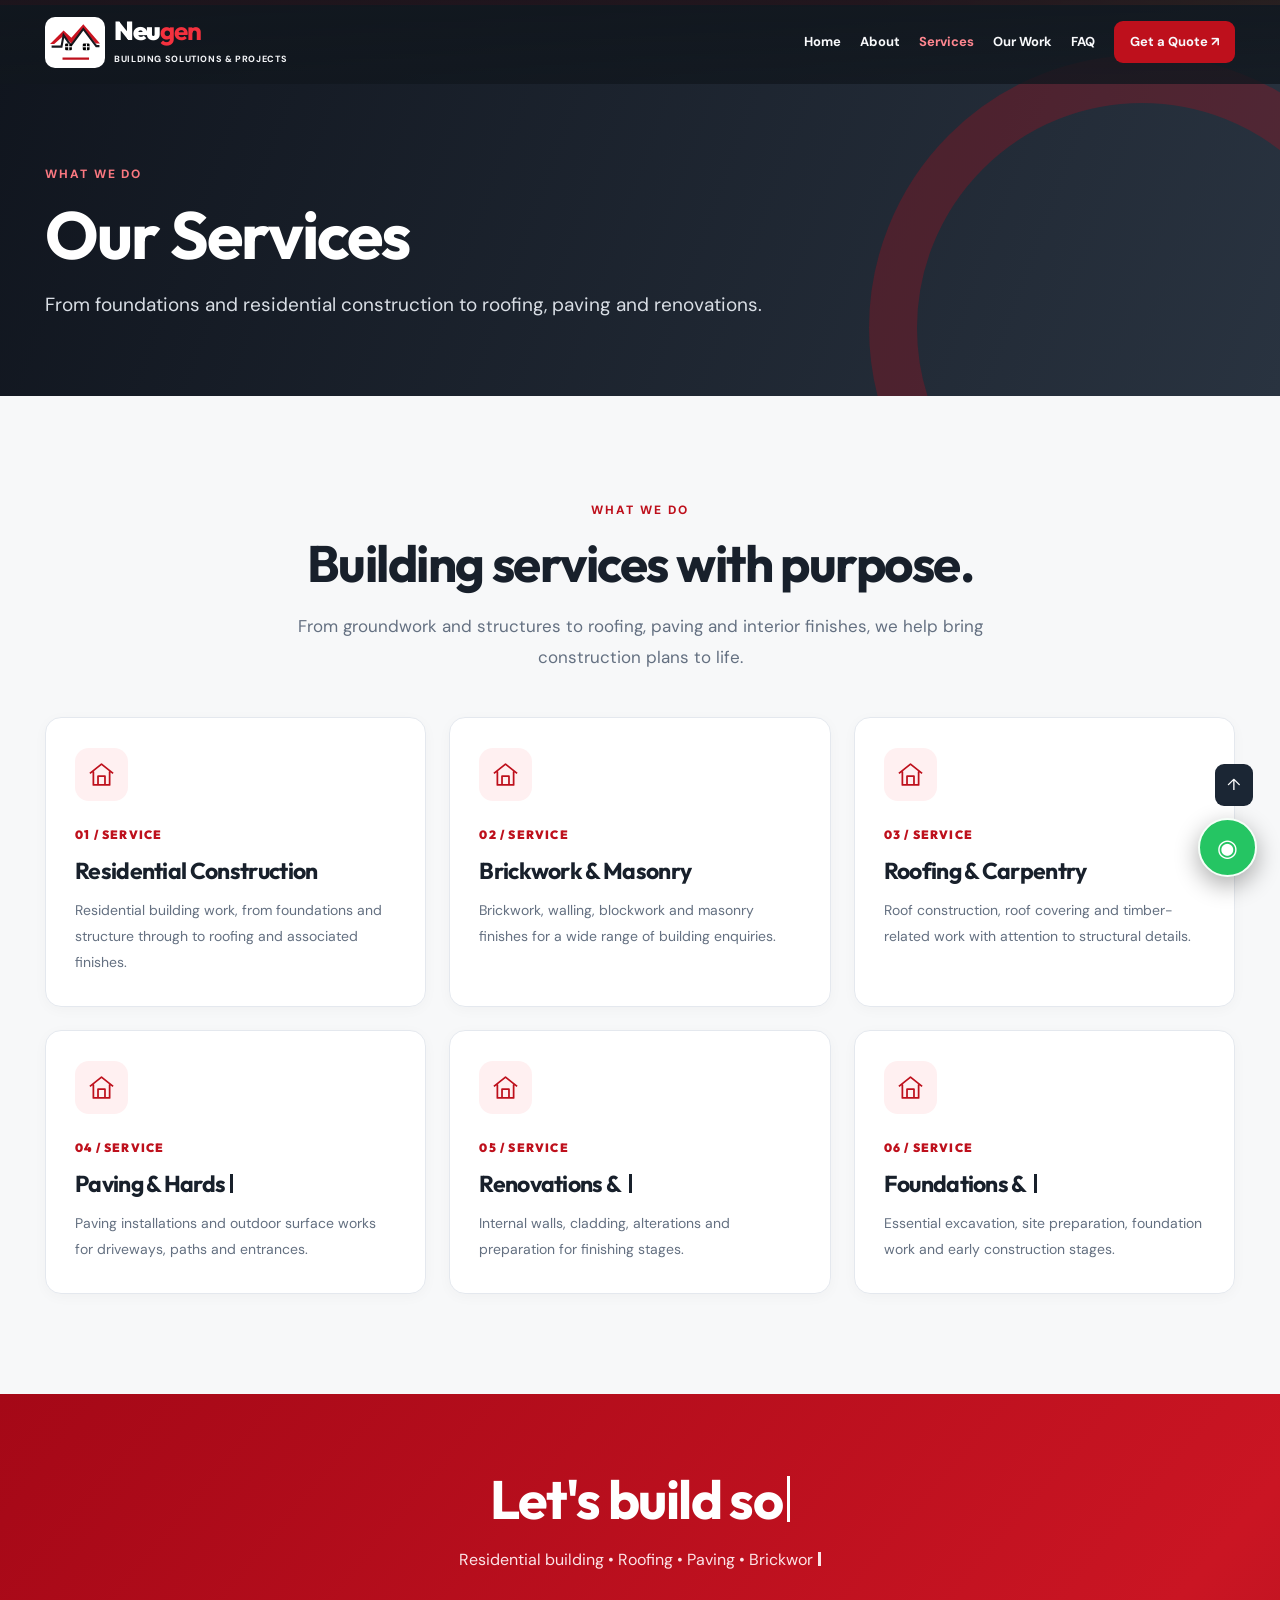
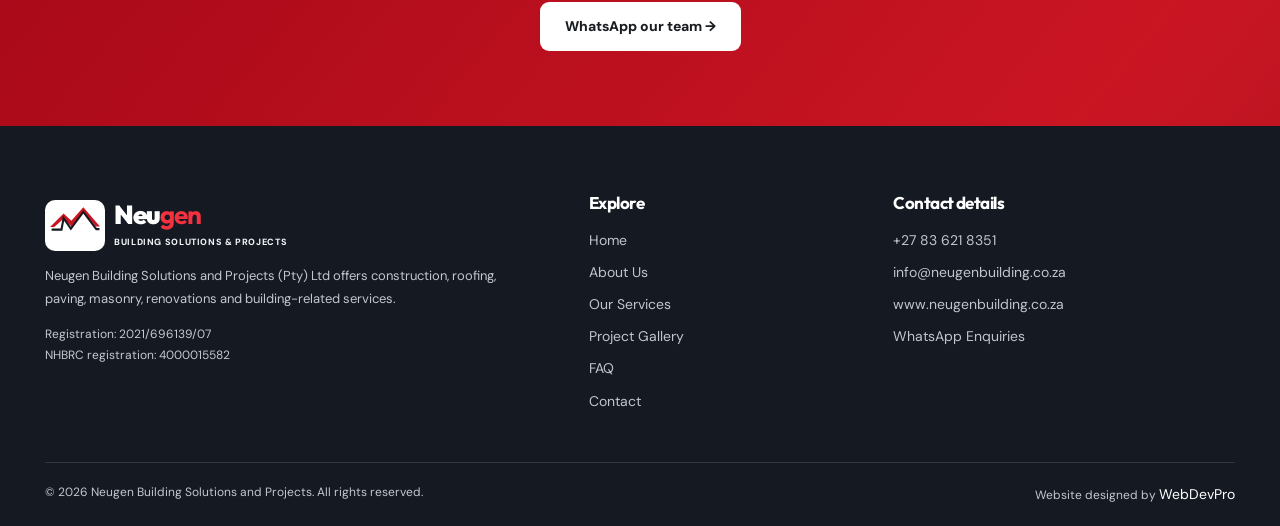
<file: services.html>
<!doctype html>
<html lang="en-ZA"><head><meta charset="utf-8"><meta name="viewport" content="width=device-width, initial-scale=1,viewport-fit=cover"><title>Services | Neugen Building Solutions and Projects</title>
<meta name="description" content="Neugen Building Solutions and Projects offers residential building, roofing, brickwork, foundations, paving and renovation services. View our work and request a quote.">
<meta name="theme-color" content="#bd111d"><meta name="robots" content="index,follow"><meta property="og:title" content="Neugen Building Solutions and Projects">
<meta property="og:description" content="Building with purpose. Creating with pride."><meta property="og:type" content="website">
<link rel="manifest" href="/manifest.webmanifest"><link rel="icon" type="image/svg+xml" href="/favicon.svg">
<link rel="preconnect" href="https://fonts.googleapis.com"><link rel="preconnect" href="https://fonts.gstatic.com" crossorigin>
<link href="https://fonts.googleapis.com/css2?family=DM+Sans:wght@400;500;600;700;800&family=Outfit:wght@400;500;600;700;800;900&display=swap" rel="stylesheet">
<style>
:root{--red:#be101c;--red-d:#8e1019;--dark:#151820;--muted:#647081;--pale:#f7f8f9}*{box-sizing:border-box}html{scroll-behavior:smooth;scroll-padding-top:88px}body{margin:0;background:#fff;color:#18202b;font:16px/1.65 'DM Sans',system-ui,sans-serif}h1,h2,h3{font-family:Outfit,system-ui,sans-serif;line-height:1.13;letter-spacing:-.03em}a{text-decoration:none;color:inherit}button,input,textarea,select{font:inherit}button{cursor:pointer}img{display:block;max-width:100%}.container{width:min(1190px,calc(100% - 40px));margin:auto}.eyebrow{color:var(--red);font-weight:800;letter-spacing:.16em;font-size:12px;text-transform:uppercase}.btn{display:inline-flex;align-items:center;justify-content:center;gap:10px;min-height:49px;padding:12px 25px;border:0;border-radius:9px;background:var(--red);color:white;font-size:14px;font-weight:800;transition:transform .2s,background .2s,box-shadow .2s}.btn:hover{background:var(--red-d);transform:translateY(-2px);box-shadow:0 10px 25px #be101c3b}.btn.white{background:white;color:#191d22}.btn.outline{background:transparent;border:1px solid #fff8;color:#fff}.btn.dark{background:#222936}.bar{height:5px;background:linear-gradient(90deg,#89000d,var(--red) 68%,#fa7136)}header{position:fixed;z-index:60;top:0;left:0;right:0;transition:.3s;background:linear-gradient(180deg,#11171ee8,#11171ecb)}header.scrolled{background:#151a23f7;box-shadow:0 8px 30px #0003}.head{height:84px;display:flex;align-items:center;justify-content:space-between;gap:24px}.brand{display:flex;align-items:center;gap:9px;min-width:0;color:white}.brand svg{flex:none;width:60px;height:51px;background:#fff;border-radius:10px;padding:4px}.brandName{font-family:Outfit,sans-serif;font-size:26px;font-weight:900;line-height:1;letter-spacing:-.05em}.brandName b{color:#f4313e}.brandSub{display:block;font-size:9px;text-transform:uppercase;letter-spacing:.07em;font-weight:800;line-height:1.3;margin-top:5px;color:#f3f4f7}.nav{display:flex;align-items:center;gap:19px}.nav a{color:#f8f9fb;font-size:13px;font-weight:700}.nav a:hover,.nav a.active{color:#ff6c72}.nav .btn{min-height:42px;padding:10px 16px}.menuButton{display:none;background:#ffffff12;color:#fff;border:1px solid #ffffff55;padding:8px 13px;border-radius:8px}.hero{min-height:755px;display:flex;align-items:center;position:relative;isolation:isolate;background:#252b30;color:#fff;padding:155px 0 120px;overflow:hidden}.heroPhoto{position:absolute;z-index:-2;inset:0;background-image:url('/assets/hero.jpg');background-repeat:no-repeat;background-size:cover;background-position:center 46%;transform:scale(1.02)}.hero:after{position:absolute;content:'';z-index:-1;inset:0;background:linear-gradient(90deg,#070c15f5 3%,#0c121de6 42%,#10172178 77%,#1119224b),linear-gradient(0deg,#0d111fc4,transparent 40%)}.hero .container{position:relative}.hero h1{font-size:clamp(45px,5.5vw,83px);font-weight:900;max-width:900px;margin:15px 0 26px}.hero h1 em{font-style:normal;color:#ff3342;display:block}.hero p{max-width:610px;font-size:19px;color:#e7e8eb;margin-bottom:30px}.heroChips{display:flex;gap:10px;flex-wrap:wrap;margin-top:35px}.heroChips span{border:1px solid #ffffff4a;background:#ffffff16;backdrop-filter:blur(10px);padding:7px 13px;border-radius:100px;font-size:12px;font-weight:700}.heroArrow{font-size:19px}.heroBottom{position:absolute;bottom:25px;left:0;right:0}.heroBottom .container{display:flex;justify-content:space-between;align-items:center;gap:20px}.heroBottom small{letter-spacing:.2em;text-transform:uppercase;color:#fff9;font-size:10px}.heroControls{display:flex;gap:7px}.heroControls button{border:1px solid #ffffff66;color:#fff;background:#ffffff25;border-radius:100%;height:38px;width:38px}.trust{background:#171c25;color:#e5e8ed}.trustGrid{display:grid;grid-template-columns:repeat(3,1fr);gap:24px;padding:22px 0}.trustGrid>div{display:flex;gap:11px;align-items:center;font-weight:700;font-size:14px}.trustGrid strong{color:#fa3a47;font-size:21px}.section{padding:100px 0}.section.alternate{background:var(--pale)}.section h2{font-size:clamp(34px,4vw,53px);margin:12px 0 18px}.lead{color:var(--muted);max-width:700px;font-size:17px;line-height:1.85}.sectHead{max-width:750px;margin:auto auto 44px;text-align:center}.sectHead .lead{margin:auto}.serviceGrid{display:grid;grid-template-columns:repeat(3,1fr);gap:23px}.service{background:#fff;border:1px solid #e4e8ee;border-radius:16px;padding:30px 29px;transition:.25s;box-shadow:0 3px 14px #141b2b08}.service:hover{transform:translateY(-5px);box-shadow:0 20px 35px #141b2b12;border-color:#d4a0a4}.number{display:inline-block;font:900 12px Outfit,sans-serif;letter-spacing:.1em;color:var(--red);margin-bottom:12px}.service h3{font-size:23px;margin:4px 0 12px}.service p{color:var(--muted);font-size:14px;line-height:1.85;margin-bottom:0}.servIcon{height:53px;width:53px;background:#fff0f1;border-radius:14px;color:var(--red);display:grid;place-items:center;margin-bottom:20px}.servIcon svg{width:29px;height:29px}.aboutGrid{display:grid;grid-template-columns:1fr 1fr;gap:70px;align-items:center}.aboutVisual{min-height:470px;background:#1b222d;position:relative;border-radius:22px;overflow:hidden;display:flex;align-items:end;padding:32px;color:white}.aboutVisual:before{content:'';position:absolute;inset:0;background:linear-gradient(0deg,#070c14f5,transparent 85%),url('/assets/hero.jpg') center/cover no-repeat}.aboutVisual>div{position:relative}.aboutVisual h3{font-size:37px;max-width:340px;margin:0}.aboutCopy ul{padding:0;list-style:none}.aboutCopy li{margin:13px 0;font-size:14px;font-weight:750}.aboutCopy li:before{content:'✓';display:inline-grid;place-items:center;margin-right:12px;height:23px;width:23px;border-radius:50%;background:#fde7e8;color:var(--red)}.galleryGrid{display:grid;grid-template-columns:repeat(3,1fr);gap:20px}.galleryItem{background:#e9ebed;border-radius:16px;overflow:hidden;position:relative;min-height:265px;border:0;display:block;text-align:left;width:100%;color:white}.galleryItem img{position:absolute;inset:0;width:100%;height:100%;object-fit:cover;transition:.4s}.galleryItem:before{content:'';position:absolute;inset:0;background:linear-gradient(25deg,#1e2833,#7a1d22);z-index:-1}.galleryItem:after{content:'';position:absolute;inset:0;background:linear-gradient(0deg,#07111fcb,transparent 65%)}.galleryItem:hover img{transform:scale(1.04)}.galleryLabel{position:absolute;z-index:3;bottom:20px;left:23px;right:15px;font-weight:800;line-height:1.2}.galleryLabel small{display:block;font-size:11px;color:#fdd;letter-spacing:.12em;text-transform:uppercase;margin-bottom:5px}.galleryNote{font-size:13px;color:var(--muted);text-align:center;margin:22px 0 0}.videoGrid{display:grid;grid-template-columns:.8fr 1.2fr;background:#151b25;border-radius:20px;overflow:hidden;align-items:center;color:#fff}.videoText{padding:48px}.videoText .eyebrow{color:#fc5b65}.videoText h2{color:white;font-size:38px}.videoText p{color:#cdd4dc}.videoMedia{min-height:340px;display:grid;place-items:center;background:linear-gradient(140deg,#1c2024e0,#511b22cf),url('/assets/hero.jpg') center/cover;position:relative}.videoMedia video{height:410px;width:100%;object-fit:contain;max-width:100%;background:#12141c}.videoFallback{display:none;text-align:center;padding:30px}.contactGrid{display:grid;grid-template-columns:1fr 1fr;gap:65px}.contactDetails{display:grid;gap:15px;margin-top:30px}.contactDetails a,.contactDetails p{display:flex;align-items:flex-start;gap:15px;padding:18px 19px;border:1px solid #e5e9ee;border-radius:11px;margin:0;font-weight:700;font-size:14px;overflow-wrap:anywhere}.contactDetails span{color:var(--red);font-size:21px}.quote{background:#fff;border:1px solid #e9edf1;box-shadow:0 18px 55px #08101c0c;padding:32px;border-radius:17px}.quote h3{font-size:25px;margin:0 0 20px}.quote label{display:block;font-size:13px;font-weight:800;margin:14px 0 6px}.quote input,.quote select,.quote textarea{width:100%;background:#fafbfc;border:1px solid #dbe0e7;border-radius:9px;padding:12px 13px;font-size:14px;outline:none}.quote input:focus,.quote select:focus,.quote textarea:focus{border-color:var(--red)}.quote button{width:100%;margin-top:21px}.legal{margin-top:20px;display:flex;gap:12px;flex-wrap:wrap;color:#707783;font-size:12px}.legal span{padding:8px 10px;border:1px solid #e3e6ec;border-radius:6px}.faqGrid{display:grid;grid-template-columns:.85fr 1.15fr;gap:55px}.faqList details{border-bottom:1px solid #dde1e6;padding:18px 3px}.faqList summary{cursor:pointer;font-weight:800;list-style:none;display:flex;justify-content:space-between;gap:12px}.faqList summary::after{content:'+';color:var(--red);font-size:24px;line-height:1}.faqList details[open] summary::after{content:'−'}.faqList p{color:#657182;font-size:14px}.cta{background:var(--red);text-align:center;padding:75px 0;color:#fff}.cta h2{font-size:clamp(33px,5vw,54px);margin:0 0 10px}.cta p{color:#fce4e7;margin-bottom:28px}footer{background:#141922;color:#c2c8d1;padding:65px 0 20px}footer .ftgrid{display:grid;grid-template-columns:1.4fr .7fr 1fr;gap:65px}footer h3{color:#fff;font-size:17px;margin-top:2px}footer a{display:block;margin:9px 0;color:#bfc6cf;font-size:14px}footer a:hover{color:#ff5a66}footer p{font-size:13px;line-height:1.8}footer .copyright{border-top:1px solid #ffffff20;margin-top:40px;padding-top:20px;display:flex;flex-wrap:wrap;justify-content:space-between;font-size:12px}.socialProof{font-size:12px;color:#c5c9d1}.floatChat{position:fixed;right:23px;bottom:23px;z-index:90;background:#25c563;color:white;border:2px solid #f5fff8;border-radius:50%;width:59px;height:59px;box-shadow:0 8px 25px #0005;font-size:24px}.chatBox{display:none;position:fixed;z-index:89;right:20px;bottom:94px;max-width:calc(100vw - 35px);width:340px;background:white;border-radius:16px;overflow:hidden;box-shadow:0 15px 45px #0005}.chatBox.open{display:block}.chatHead{background:#1b232c;padding:15px;color:#fff;font-weight:800}.chatBody{padding:18px}.chatBody p{font-size:13px}.chatBody input,.chatBody select,.chatBody textarea{width:100%;border-radius:8px;border:1px solid #d6dce3;padding:9px;margin:6px 0;font-size:13px}.chatBody .btn{width:100%;margin-top:10px}.lightbox{display:none;position:fixed;inset:0;z-index:110;background:#000e;align-items:center;justify-content:center;padding:35px}.lightbox.open{display:flex}.lightbox img{max-height:88vh;max-width:95vw;object-fit:contain}.lightbox button{position:absolute;top:20px;right:20px;border:0;border-radius:50%;background:#ffffff21;color:white;width:40px;height:40px;font-size:24px}.backTop{position:fixed;right:27px;bottom:94px;border:0;border-radius:9px;padding:8px 12px;background:#1b2634;color:#fff;z-index:85}.skip{position:absolute;top:-50px;background:white;color:black;padding:10px;z-index:100}.skip:focus{top:0}button:focus-visible,a:focus-visible,input:focus-visible{outline:3px solid #ff5b68;outline-offset:2px}
@media(max-width:990px){.nav{display:none;position:absolute;top:84px;right:0;left:0;padding:20px;background:#131923;flex-direction:column;align-items:stretch;gap:10px}.nav.open{display:flex}.nav a{padding:9px}.menuButton{display:block}.serviceGrid,.galleryGrid{grid-template-columns:repeat(2,1fr)}.aboutGrid,.contactGrid{gap:35px}.head .brandSub{max-width:200px}.ftgrid{gap:30px!important}}@media(max-width:700px){.container{width:min(100% - 32px,1190px)}.head{height:76px}.nav{top:76px}.brand svg{height:45px;width:49px}.brandName{font-size:23px}.brandSub{font-size:8px}.hero{min-height:690px;padding-top:133px}.hero h1{font-size:44px}.hero p{font-size:16px}.hero .btn{width:100%;margin-bottom:8px}.heroChips{margin-top:18px}.trustGrid{grid-template-columns:1fr;gap:12px}.section{padding:70px 0}.serviceGrid,.galleryGrid{grid-template-columns:1fr}.aboutGrid,.contactGrid,.faqGrid,.videoGrid{grid-template-columns:1fr}.aboutVisual{min-height:340px}.videoText{padding:28px}.videoMedia{min-height:230px}.videoMedia video{max-height:420px}.ftgrid{grid-template-columns:1fr!important;gap:30px!important}.contactDetails a{font-size:13px}.quote{padding:23px}}
@media(prefers-reduced-motion:reduce){html{scroll-behavior:auto}*{transition:none!important;animation:none!important}}


.pageLead{padding:155px 0 76px;color:#fff;background:linear-gradient(110deg,#10151e,#293340);position:relative;overflow:hidden}
.pageLead:after{content:'';position:absolute;right:-135px;bottom:-205px;border:48px solid #c10c1a45;border-radius:50%;width:450px;height:450px}
.pageLead>.container{position:relative;z-index:1}
.pageLead h1{font-size:clamp(38px,5.2vw,72px);line-height:1.09;margin:12px 0 18px}
.pageLead p{font-size:19px;max-width:730px;color:#d9dee5;margin:0}
.pageLead .eyebrow{color:#fa7880}
.homePreview{display:grid;grid-template-columns:1fr 1fr;gap:30px;align-items:center}
.homePreview img{width:100%;height:350px;object-fit:cover;border-radius:18px}
.homePreview strong{display:block;padding:10px 0;color:#a30919;font-size:16px}
.homePreviewCopy h3{font-size:34px;margin-bottom:15px}
.homePreviewCopy p{font-size:17px;color:#5c6676;margin-bottom:22px}
.galleryItem img{width:100%;height:100%;object-fit:cover;display:block}
.galleryItem.mediaMissing:before{content:'Photo being published';position:absolute;z-index:2;left:12px;top:12px;color:white;font-size:11px;background:#141b28bb;padding:5px 9px;border-radius:4px}
.activePage{color:#ff8790!important}
@media(max-width:750px){.pageLead{padding:135px 0 65px}.pageLead p{font-size:16px}.homePreview{grid-template-columns:1fr}.homePreview img{height:240px}}
</style><link rel="stylesheet" href="/newgen-motion.css"></head><body>
<a href="#main" class="skip">Skip to content</a><div class="bar"></div>
<header id="header"><div class="container head"><a href="/" class="brand" aria-label="Neugen home">
<svg viewBox="0 0 100 80" role="img" aria-label="Neugen roof logo"><path fill="#cb1421" d="M2 43 28 17l15 14L66 5l32 37-8 0-24-27-23 27-15-15L10 43Z"/><path stroke="#17191f" fill="none" stroke-width="4" d="M5 48h19L28 26l14 20L66 14l25 33h6"/><rect x="31" y="42" width="13" height="13" rx="2"/><path d="M38 42v13M31 48h13" stroke="#fff" stroke-width="2"/><rect x="65" y="42" width="13" height="13" rx="2"/><path d="M72 42v13M65 48h13" stroke="#fff" stroke-width="2"/><path fill="#be101c" d="M26 69h51v4H26Z"/></svg>
<span><span class="brandName">Neu<b>gen</b></span><span class="brandSub">Building Solutions & Projects</span></span></a>
<nav class="nav" id="nav" aria-label="Primary navigation"><a href="/">Home</a><a href="/about">About</a><a href="/services">Services</a><a href="/projects">Our Work</a><a href="/faq">FAQ</a><a href="/contact" class="btn">Get a Quote ↗</a></nav>
<button class="menuButton" id="menuButton" aria-label="Open menu" aria-expanded="false">☰</button></div></header>
<main id="main"><section class="pageLead"><div class="container"><span class="eyebrow">WHAT WE DO</span><h1>Our Services</h1><p>From foundations and residential construction to roofing, paving and renovations.</p></div></section><section class="section alternate" id="services"><div class="container"><div class="sectHead"><span class="eyebrow">WHAT WE DO</span><h2>Building services with purpose.</h2><p class="lead">From groundwork and structures to roofing, paving and interior finishes, we help bring construction plans to life.</p></div><div class="serviceGrid" id="servicesGrid"></div></div></section><section class="cta"><div class="container"><h2>Let's build something that lasts.</h2><p>Residential building • Roofing • Paving • Brickwork • Renovations</p><a class="btn white" href="https://wa.me/27836218351?text=Hello%20Neugen%2C%20I%20would%20like%20to%20request%20a%20quote." target="_blank" rel="noopener">WhatsApp our team →</a></div></section></main>
<footer><div class="container"><div class="ftgrid"><div><a class="brand" href="/"><svg viewBox="0 0 100 80" aria-hidden="true"><path fill="#cb1421" d="M2 43 28 17l15 14L66 5l32 37-8 0-24-27-23 27-15-15L10 43Z"/><path stroke="#17191f" fill="none" stroke-width="4" d="M5 48h19L28 26l14 20L66 14l25 33h6"/></svg><span><span class="brandName">Neu<b>gen</b></span><span class="brandSub">Building Solutions & Projects</span></span></a><p>Neugen Building Solutions and Projects (Pty) Ltd offers construction, roofing, paving, masonry, renovations and building-related services.</p><p class="socialProof">Registration: 2021/696139/07<br>NHBRC registration: 4000015582</p></div><div><h3>Explore</h3><a href="/">Home</a><a href="/about">About Us</a><a href="/services">Our Services</a><a href="/projects">Project Gallery</a><a href="/faq">FAQ</a><a href="/contact">Contact</a></div><div><h3>Contact details</h3><a href="tel:+27836218351">+27 83 621 8351</a><a href="mailto:info@neugenbuilding.co.za">info@neugenbuilding.co.za</a><a href="https://www.neugenbuilding.co.za">www.neugenbuilding.co.za</a><a href="https://wa.me/27836218351">WhatsApp Enquiries</a></div></div><div class="copyright"><span>© <span id="year"></span> Neugen Building Solutions and Projects. All rights reserved.</span><span>Website designed by <a style="display:inline;color:#fff" href="https://webdevpro.co.za" target="_blank" rel="noopener">WebDevPro</a></span></div></div></footer>
<button class="floatChat" id="chatToggle" aria-label="Open WhatsApp assistant">◉</button><div class="chatBox" id="chatBox"><div class="chatHead">Neugen • WhatsApp Assistant <button style="float:right;border:0;background:none;color:#fff;font-size:20px" id="chatClose" aria-label="Close">×</button></div><form class="chatBody" id="chatForm"><p>Hello 👋 Welcome to Neugen. Share your details and we'll prepare a WhatsApp enquiry.</p><input name="name" placeholder="Your name" aria-label="Your name" required><input name="phone" type="tel" placeholder="Phone number" aria-label="Phone number" required><select name="service" aria-label="Service" required><option value="">Select a service</option><option>Residential construction</option><option>Brickwork</option><option>Roofing</option><option>Paving</option><option>Renovations</option><option>Foundations</option><option>General enquiry</option></select><textarea name="message" placeholder="Describe your project..." aria-label="Project details" rows="3" required></textarea><button class="btn" type="submit">Open WhatsApp →</button></form></div><button class="backTop" id="backTop" aria-label="Back to top">↑</button><div class="lightbox" id="lightbox"><button id="lightboxClose" aria-label="Close photo viewer">×</button><img id="lightboxImage" alt="Enlarged project photo"></div>
<script>
const services=[
['01','Residential Construction','Residential building work, from foundations and structure through to roofing and associated finishes.','home'],
['02','Brickwork & Masonry','Brickwork, walling, blockwork and masonry finishes for a wide range of building enquiries.','bricks'],
['03','Roofing & Carpentry','Roof construction, roof covering and timber-related work with attention to structural details.','roof'],
['04','Paving & Hardscaping','Paving installations and outdoor surface works for driveways, paths and entrances.','paving'],
['05','Renovations & Finishes','Internal walls, cladding, alterations and preparation for finishing stages.','interior'],
['06','Foundations & Groundworks','Essential excavation, site preparation, foundation work and early construction stages.','foundation']
];
const iconMarkup='<svg viewBox="0 0 50 50" fill="none" stroke="currentColor" stroke-width="3" stroke-linejoin="round"><path d="M5 23 25 7l20 16M11 20v23h28V20M19 43V28h12v15"/></svg>';
if(document.getElementById('servicesGrid'))document.getElementById('servicesGrid').innerHTML=services.map(s=>'<article class="service"><span class="servIcon">'+iconMarkup+'</span><span class="number">'+s[0]+' / SERVICE</span><h3>'+s[1]+'</h3><p>'+s[2]+'</p></article>').join('');
const projectNames=[
['Residential building exterior','Residential construction'],['External wall installation','Building systems'],['Covered entrance and verandah','Construction'],['Decorative paved entrance','Paving'],['Roof and exterior project','Roofing'],['Face-brick masonry','Brickwork'],['Interior wall preparation','Renovations'],['Timber framing','Carpentry'],['Wall finishing work','Interiors'],['Metal-roof project','Roofing'],['Foundation reinforcement','Foundations'],['Brickwork details','Masonry'],['Foundation work','Groundworks'],['On-site building team','Construction']];
if(document.getElementById('galleryGrid'))document.getElementById('galleryGrid').innerHTML=projectNames.map((p,i)=>'<button type="button" class="galleryItem" aria-label="View '+p[0]+'" data-photo="'+String(i+1).padStart(2,'0')+'"><img alt="'+p[0]+'" loading="lazy" src="/assets/project-'+String(i+1).padStart(2,'0')+'.webp" onerror="this.onerror=null;this.src=\'/assets/hero.jpg\';this.closest(\'.galleryItem\').classList.add(\'mediaMissing\')"><span class="galleryLabel"><small>'+p[1]+'</small>'+p[0]+'</span></button>').join('');
const menu=document.getElementById('menuButton'),nav=document.getElementById('nav');menu?.addEventListener('click',()=>{const open=nav.classList.toggle('open');menu.setAttribute('aria-expanded',String(open));menu.textContent=open?'×':'☰'});nav?.querySelectorAll('a').forEach(x=>x.addEventListener('click',()=>{nav.classList.remove('open');menu.setAttribute('aria-expanded','false');menu.textContent='☰'}));window.addEventListener('scroll',()=>document.getElementById('header').classList.toggle('scrolled',window.scrollY>20),{passive:true});
if(document.getElementById('heroTitle')){
const slides=[['Built on solid foundations.','Made to last.','Residential building, renovations and practical construction solutions. See actual project work and let us discuss your next build.'],['From the ground up.','Every detail matters.','From brickwork and structures to roofing and finishes, discover practical building services.'],['Precision you can see.','Work with purpose.','Talk to Neugen about paving, masonry and building work for your next property project.']];let current=0;function renderSlide(){const s=slides[current];document.getElementById('heroTitle').innerHTML=s[0]+'<em>'+s[1]+'</em>';document.getElementById('heroDesc').textContent=s[2];document.querySelector('.heroBottom small').textContent='0'+(current+1)+' / Neugen Building Projects'};document.getElementById('prevHero').onclick=()=>{current=(current+slides.length-1)%slides.length;renderSlide()};document.getElementById('nextHero').onclick=()=>{current=(current+1)%slides.length;renderSlide()};setInterval(()=>{if(document.visibilityState!=='visible')return;current=(current+1)%slides.length;renderSlide()},7200);
}
function openWA(data){const msg='Hello Neugen Building Solutions, please assist me.\nName: '+data.name+'\nPhone: '+data.phone+'\nService: '+data.service+'\nProject: '+data.message;window.open('https://wa.me/27836218351?text='+encodeURIComponent(msg),'_blank','noopener,noreferrer')};
for(const id of ['quoteForm','chatForm'])document.getElementById(id)?.addEventListener('submit',e=>{e.preventDefault();const f=e.currentTarget;if(!f.reportValidity())return;openWA(Object.fromEntries(new FormData(f).entries()));if(id==='chatForm')document.getElementById('chatBox').classList.remove('open')});
if(document.getElementById('chatToggle'))document.getElementById('chatToggle').onclick=()=>document.getElementById('chatBox').classList.toggle('open');if(document.getElementById('chatClose'))document.getElementById('chatClose').onclick=()=>document.getElementById('chatBox').classList.remove('open');
if(document.getElementById('backTop'))document.getElementById('backTop').onclick=()=>scrollTo({top:0,behavior:'smooth'});if(document.getElementById('year'))document.getElementById('year').textContent=new Date().getFullYear();
const modal=document.getElementById('lightbox'),mi=document.getElementById('lightboxImage');document.querySelectorAll('[data-photo]').forEach(x=>x.addEventListener('click',()=>{const img=x.querySelector('img');if(!img.complete||!img.naturalWidth)return;mi.src=img.src;mi.alt=img.alt;modal.classList.add('open')}));if(document.getElementById('lightboxClose'))document.getElementById('lightboxClose').onclick=()=>modal.classList.remove('open');modal?.addEventListener('click',e=>{if(e.target===modal)modal.classList.remove('open')});document.addEventListener('keydown',e=>{if(e.key==='Escape')modal?.classList.remove('open')});
const vid=document.getElementById('projectVideo');vid?.addEventListener('error',()=>{vid.style.display='none';document.getElementById('videoFallback').style.display='block'},true);
if('serviceWorker'in navigator)window.addEventListener('load',()=>navigator.serviceWorker.register('/sw.js').catch(()=>{}));

const activePath=location.pathname.replace(/\.html$/,'').replace(/\/$/,'')||'/';document.querySelectorAll('.nav a').forEach(a=>{if(new URL(a.href).pathname===activePath)a.classList.add('activePage')});</script><script src="/newgen-motion.js" defer></script></body></html>
</file>
<file: newgen-motion.css>
/* Neugen 2026 motion and mobile enhancements. Shared across every page. */
:root{--motion-ease:cubic-bezier(.22,1,.36,1)}
html{scroll-behavior:smooth}
:focus-visible{outline:3px solid #ff6b78;outline-offset:4px}
[data-typing].is-typing{position:relative}
[data-typing].is-typing:after{content:"";display:inline-block;width:3px;height:.85em;margin-left:5px;background:currentColor;vertical-align:-.05em;animation:ng-cursor .7s steps(1,end) infinite}
@keyframes ng-cursor{0%,48%{opacity:1}49%,100%{opacity:0}}
.motion-ready{opacity:0;transform:translate3d(0,35px,0);transition:opacity .8s var(--motion-ease),transform .9s var(--motion-ease);transition-delay:var(--motion-delay,0ms)}
.motion-ready.motion-from-left{transform:translate3d(-42px,8px,0)}
.motion-ready.motion-from-right{transform:translate3d(42px,8px,0)}
.motion-ready.motion-flip{transform:perspective(850px) rotateY(-18deg) translateY(24px);transform-origin:center}
.motion-ready.is-visible{opacity:1;transform:translate3d(0,0,0)}
.heroPhoto{animation:ng-hero-pan 23s ease-in-out infinite alternate;will-change:transform}
@keyframes ng-hero-pan{from{transform:scale(1.02) translateX(0)}to{transform:scale(1.1) translateX(-1%)}}
.heroChips span{animation:ng-chip-breathe 5s ease-in-out infinite alternate;animation-delay:calc(var(--chip-index,0) * .65s)}
@keyframes ng-chip-breathe{0%{background:#ffffff12;border-color:#ffffff45}100%{background:#ffffff28;border-color:#ffffff75}}
.btn,.featuredWorkCard,.service,.galleryItem{backface-visibility:hidden}
.btn:active{transform:scale(.97)}
.featuredWorkCard:hover .featuredWorkImage img{transform:scale(1.09) rotate(.5deg)}
.service:hover .servIcon{transform:rotate(-7deg) scale(1.1)}
.servIcon{transition:transform .4s var(--motion-ease)}
.cta{background:linear-gradient(130deg,#a50817,#ca1523,#85101a,#bf1b29);background-size:260% 260%;animation:ng-cta-flow 12s ease-in-out infinite}
@keyframes ng-cta-flow{0%,100%{background-position:0% 50%}50%{background-position:100% 50%}}
/* Three real, accessible home-page flip boxes */
.ng-why{background:linear-gradient(180deg,#f7f8fa,#fff)}
.ng-why .sectHead{margin-bottom:34px}
.ng-flip-grid{display:grid;grid-template-columns:repeat(3,minmax(0,1fr));gap:22px}
.flipCard{display:block;min-height:268px;width:100%;border:0;padding:0;background:transparent;text-align:left;color:inherit;perspective:1200px;border-radius:20px;cursor:pointer}
.flipInner{position:relative;display:block;width:100%;min-height:268px;transform-style:preserve-3d;transition:transform .85s var(--motion-ease)}
.flipCard:hover .flipInner,.flipCard:focus-visible .flipInner,.flipCard.is-flipped .flipInner{transform:rotateY(180deg)}
.flipFace{position:absolute;inset:0;display:flex;flex-direction:column;justify-content:center;align-items:flex-start;padding:30px;border-radius:18px;backface-visibility:hidden;-webkit-backface-visibility:hidden;overflow:hidden}
.flipFront{background:#fff;border:1px solid #e5e8ed;box-shadow:0 15px 35px #1016220b}
.flipBack{transform:rotateY(180deg);color:#fff;background:linear-gradient(130deg,#9f0c19,#181e29);box-shadow:0 16px 36px #10162220}
.flipSymbol{font:900 37px Outfit,sans-serif;color:#bd1626;margin-bottom:23px}
.flipFace strong{font:800 24px/1.18 Outfit,sans-serif;letter-spacing:-.02em;margin-bottom:10px}
.flipFace small{font-size:14px;line-height:1.7;color:#647081}
.flipBack small{color:#f4e9ea}
.flipHint{font-size:12px;font-weight:800;letter-spacing:.09em;text-transform:uppercase;margin-top:15px;color:#bd1626}
.flipBack .flipHint{color:#ffb3bb}
@media(hover:none){.flipCard:hover .flipInner{transform:none}.flipCard.is-flipped .flipInner{transform:rotateY(180deg)}}
/* Mobile menu: full-width, scrollable, obvious touch targets and backdrop */
.ng-nav-scrim{display:none;position:fixed;inset:76px 0 0;background:#090d16b8;z-index:59;backdrop-filter:blur(3px)}
.ng-nav-scrim.open{display:block}
@media(max-width:990px){
 header{z-index:60}
 .nav{max-height:calc(100dvh - 84px);overflow-y:auto;box-shadow:0 20px 35px #0004;z-index:61}
 .nav.open{animation:ng-nav-in .25s var(--motion-ease)}
 .nav a{display:flex;align-items:center;min-height:46px;padding:11px 15px;border-radius:8px}
 .nav a:not(.btn):hover,.nav a:not(.btn):focus-visible{background:#ffffff13}
 .menuButton{display:inline-flex;align-items:center;justify-content:center;min-width:45px;min-height:43px;font-size:23px;z-index:62;flex-shrink:0}
}
@media(max-width:700px){
 .nav{max-height:calc(100dvh - 76px)}
 .ng-flip-grid{grid-template-columns:1fr;gap:16px}
 .flipCard,.flipInner{min-height:240px}
 .ng-nav-scrim{top:76px}
}
@media(min-width:701px) and (max-width:980px){.ng-flip-grid{grid-template-columns:repeat(2,minmax(0,1fr))}}
@keyframes ng-nav-in{from{opacity:0;transform:translateY(-12px)}to{opacity:1;transform:translateY(0)}}
/* Branded PWA modal, only shown after 60s for non-installed visitors */
.ng-install-overlay{position:fixed;inset:0;display:flex;align-items:center;justify-content:center;padding:18px;background:#080d16ba;backdrop-filter:blur(5px);z-index:9999}
.ng-install-overlay[hidden]{display:none!important}
.ng-install-dialog{position:relative;width:min(100%,440px);max-height:calc(100dvh - 36px);overflow-y:auto;background:#fff;color:#1a202b;border-radius:22px;box-shadow:0 30px 80px #0005;padding:30px 28px 27px;animation:ng-dialog-in .4s var(--motion-ease)}
@keyframes ng-dialog-in{from{opacity:0;transform:translateY(18px) scale(.96)}to{opacity:1;transform:translateY(0) scale(1)}}
.ng-install-close{position:absolute;right:14px;top:12px;border:0;background:#f0f2f5;width:36px;height:36px;border-radius:50%;font-size:23px;color:#283140}
.ng-install-logo{width:80px;height:80px;background:#fff;padding:7px;border:1px solid #e5e7ed;border-radius:18px;box-shadow:0 7px 28px #1a1b2420;margin-bottom:15px}
.ng-install-kicker{display:block;color:#bf1422;font-size:11px;font-weight:900;text-transform:uppercase;letter-spacing:.13em}
.ng-install-dialog h2{margin:8px 0 9px;font-size:clamp(25px,6vw,31px);letter-spacing:-.025em}
.ng-install-dialog p{font-size:14px;color:#586374;line-height:1.7;margin:0 0 15px}
.ng-install-options{display:flex;gap:10px;flex-wrap:wrap;margin:21px 0 12px}
.ng-install-options .btn{flex:1}
.ng-install-later{padding:12px 18px;border:1px solid #dce1e7;border-radius:9px;background:#fff;color:#273141;font-weight:800;min-height:49px;flex:1}
.ng-install-help{font-size:13px;line-height:1.65;color:#4c5766;padding:13px;background:#f5f6f9;border-radius:10px;margin-top:12px}
.ng-install-help[hidden]{display:none}
@media(prefers-reduced-motion:reduce){
 html{scroll-behavior:auto}
 *,*::before,*::after{animation-duration:.01ms!important;animation-iteration-count:1!important;transition-duration:.01ms!important}
 .motion-ready{opacity:1!important;transform:none!important}
 .flipCard .flipInner{transform:none!important}
 .flipBack{display:none}
}


/* Neugen hero gallery — three original project photographs. */
.hero{background:#171d25}
.hero .heroSlideImage{
 background-color:#20252d;background-repeat:no-repeat;background-size:cover;
 background-position:center center;opacity:0;visibility:hidden;
 transform:scale(1.012);animation:none;
 transition:opacity 1.3s ease-in-out,visibility 1.3s ease-in-out,transform 9s linear;
 will-change:opacity;
}
.hero .heroSlideImage[data-hero-image="0"]{background-position:center 48%}
.hero .heroSlideImage[data-hero-image="1"]{background-position:center 56%}
.hero .heroSlideImage[data-hero-image="2"]{background-position:center 54%}
.hero .heroSlideImage.is-active{opacity:1;visibility:visible;transform:scale(1.045);z-index:-2}
.hero .heroSlideImage:not(.is-active){z-index:-3}
.hero .heroPhoto{animation:none}
.hero::after{background:linear-gradient(90deg,rgba(5,10,18,.92) 0%,rgba(8,13,22,.76) 39%,rgba(10,16,27,.33) 78%,rgba(10,16,27,.24) 100%),linear-gradient(0deg,rgba(4,9,17,.62),transparent 37%)}
.heroDots{display:flex;gap:7px;align-items:center;justify-content:center;margin-left:auto}
.heroDots button{display:block;border-radius:99px;border:1px solid #ffffffb4;background:#fff6;min-width:11px;width:11px;height:11px;padding:0;transition:width .3s ease,background-color .3s ease}
.heroDots button.is-active{width:29px;background:#fa3849;border-color:#fa3849}
.heroDots button:focus-visible{outline:2px solid white;outline-offset:3px}
.heroControls button{transition:background .2s,border-color .2s}
.heroControls button:hover{background:#be101c;border-color:#be101c}
@media(max-width:700px){
 .hero .heroSlideImage[data-hero-image="0"]{background-position:55% center}
 .hero .heroSlideImage[data-hero-image="1"]{background-position:54% center}
 .hero .heroSlideImage[data-hero-image="2"]{background-position:48% center}
 .hero::after{background:linear-gradient(90deg,rgba(6,11,20,.91),rgba(6,11,20,.6)),linear-gradient(0deg,#060b14b3,transparent 50%)}
 .heroBottom .container{flex-wrap:wrap;row-gap:9px}
 .heroDots{margin-left:auto}
}
@media(max-width:370px){.heroBottom small{display:none}}
@media(prefers-reduced-motion:reduce){
 .hero .heroSlideImage{transition:none!important;transform:none!important}
}
</file>
